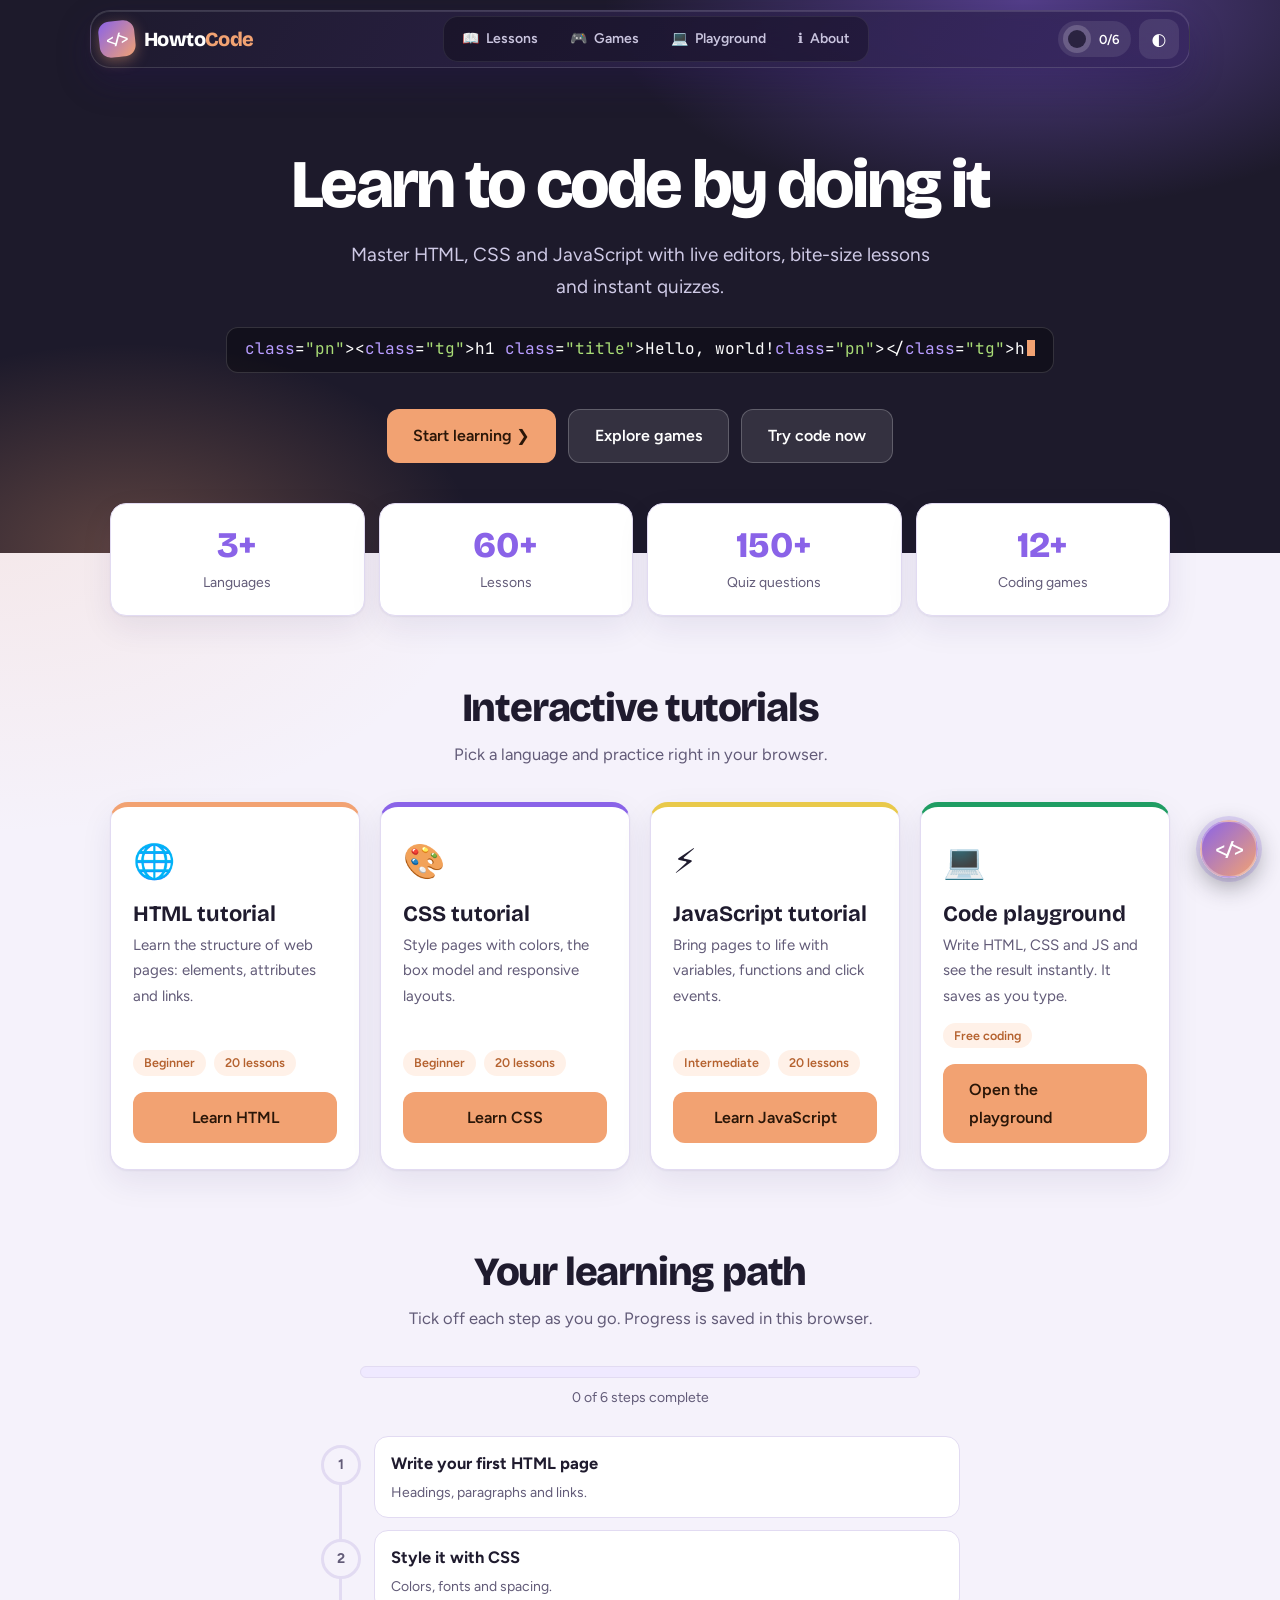
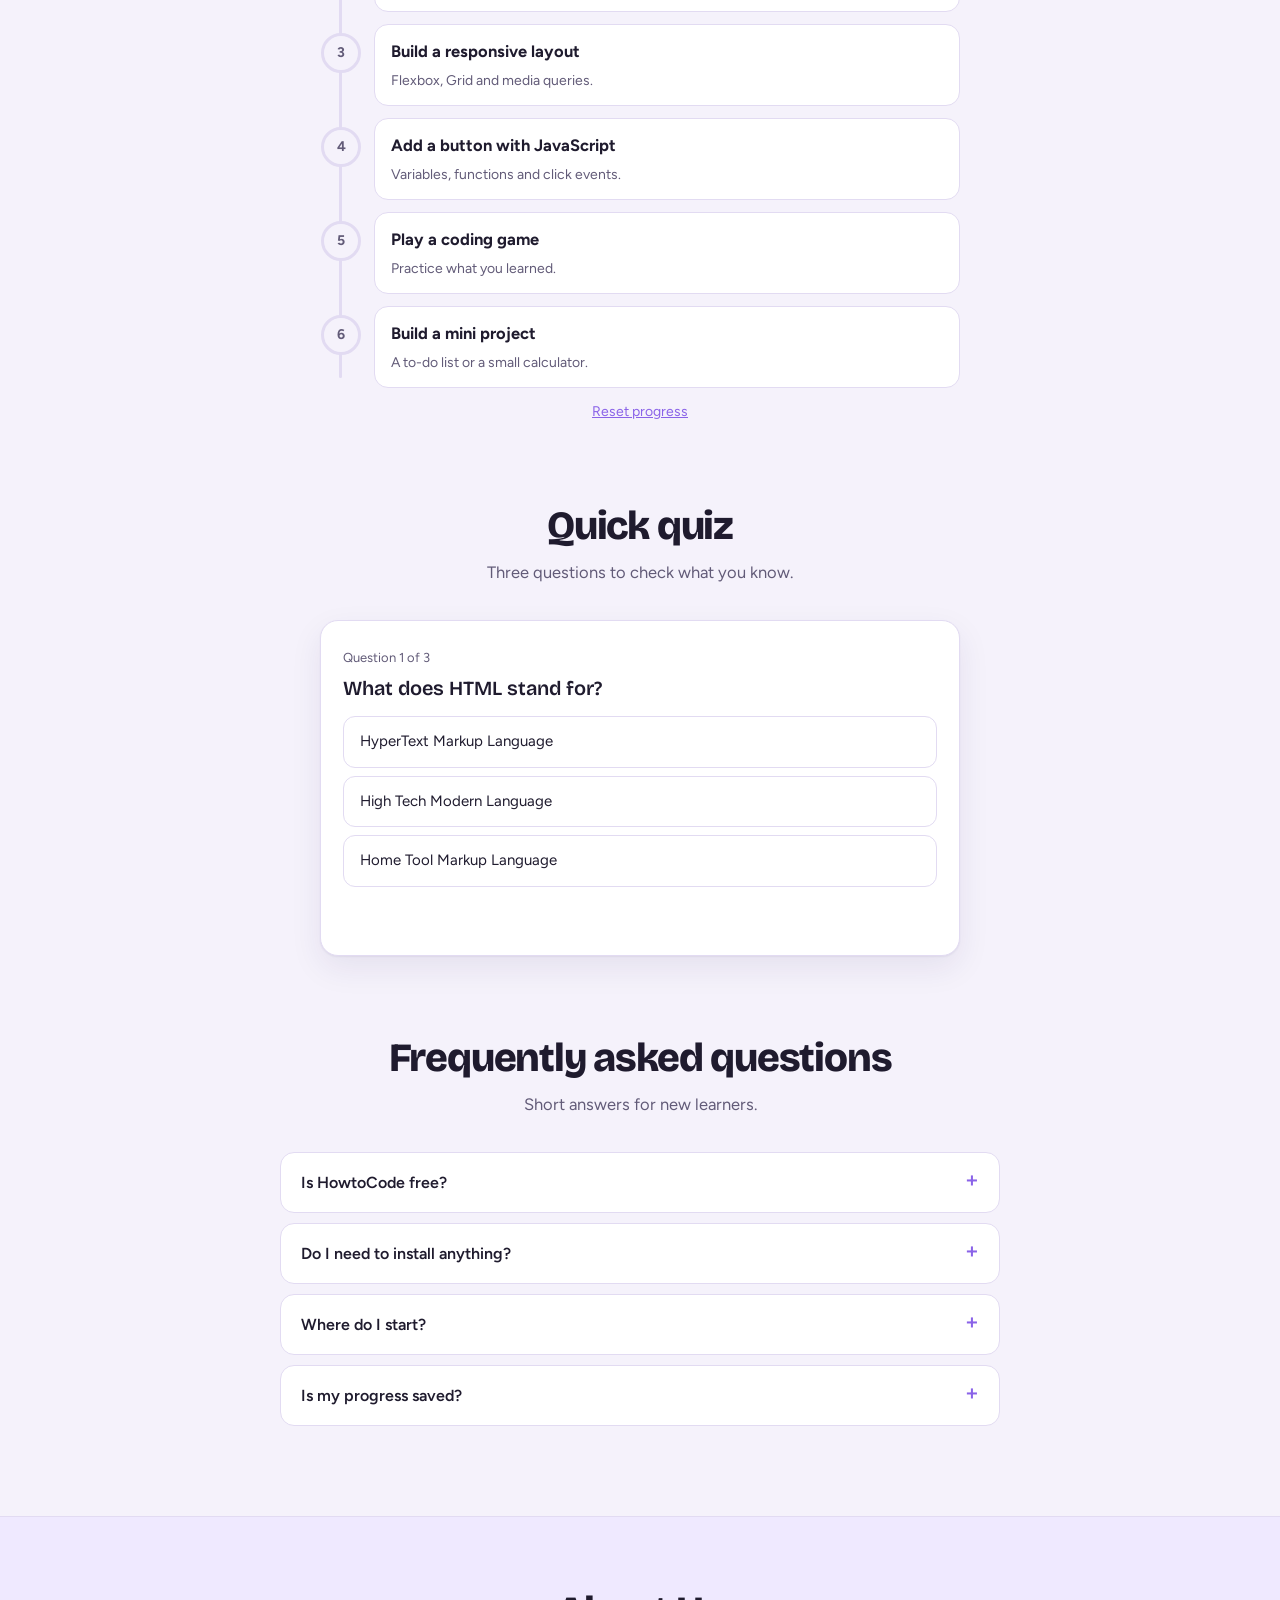
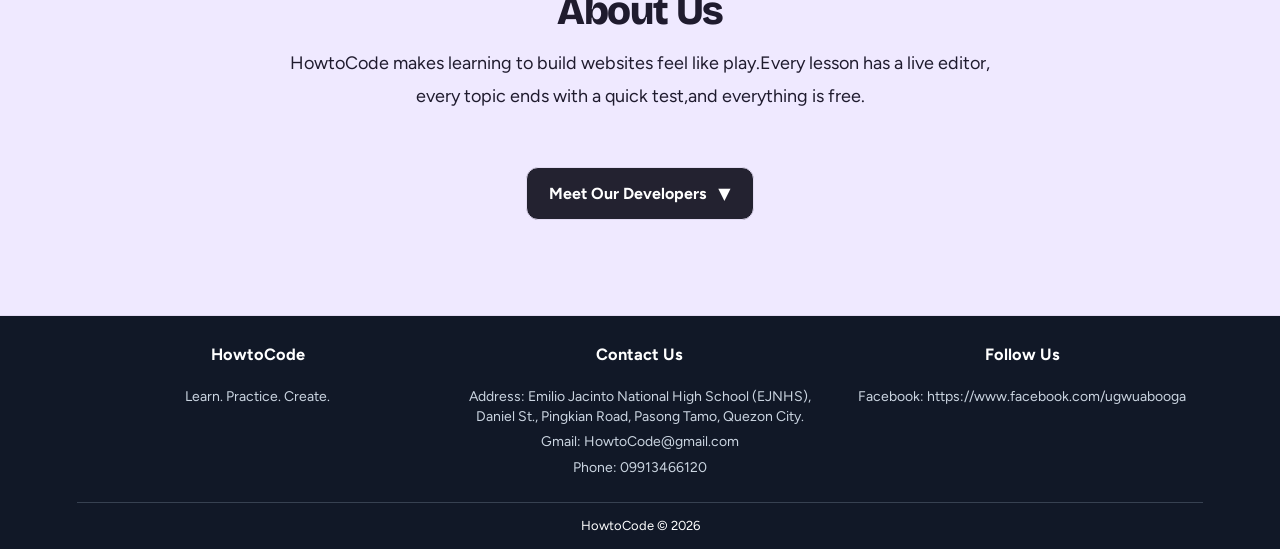
<file: index.html>
<!DOCTYPE html>
<html lang="en">
<head>
<meta charset="UTF-8">
<meta name="viewport" content="width=device-width, initial-scale=1, viewport-fit=cover">
<title>HowtoCode: Learn HTML, CSS and JavaScript</title>
<link rel="preconnect" href="https://fonts.googleapis.com">
<link rel="preconnect" href="https://fonts.gstatic.com" crossorigin>
<link href="https://fonts.googleapis.com/css2?family=Bricolage+Grotesque:wght@600;800&family=Figtree:wght@400;500;600&family=JetBrains+Mono:wght@400;600;700&display=swap" rel="stylesheet">
<style>
:root{--bg:#f5f2fb;--panel:#fff;--line:#e2dbf2;--ink:#1f1b2e;--soft:#625b78;--accent:#8a63e8;--at:#efe9ff;--peach:#f2a272;--pt:#fff1e8;--pd:#b5622f;--ok:#1f9d63;--bad:#d6414f;--code:#17141f;--cl:#2c2640;--ct:#e8e3fa;--bar:#232230;--sh:0 1px 2px rgba(40,20,90,.06),0 12px 32px rgba(40,20,90,.08);
--display:"Bricolage Grotesque","Trebuchet MS",system-ui,sans-serif;--sans:"Figtree","Segoe UI",system-ui,sans-serif;--mono:"JetBrains Mono",Consolas,Menlo,monospace;
box-sizing:border-box;padding-top:env(safe-area-inset-top,0px);padding-bottom:env(safe-area-inset-bottom,0px);color-scheme:light}
@media(prefers-color-scheme:dark){:root:not([data-theme="light"]){--bg:#13101c;--panel:#1c1829;--line:#342c4c;--ink:#efeaff;--soft:#a69fc0;--accent:#a98bff;--at:#2a2145;--pt:#33241f;--pd:#ffb88f;--ok:#4fd699;--bad:#ff7b86;--code:#0f0c17;--sh:0 12px 32px rgba(0,0,0,.4);color-scheme:dark}}
:root[data-theme="dark"]{--bg:#13101c;--panel:#1c1829;--line:#342c4c;--ink:#efeaff;--soft:#a69fc0;--accent:#a98bff;--at:#2a2145;--pt:#33241f;--pd:#ffb88f;--ok:#4fd699;--bad:#ff7b86;--code:#0f0c17;--sh:0 12px 32px rgba(0,0,0,.4);color-scheme:dark}
html{scroll-behavior:smooth;scroll-padding-top:90px}
*{box-sizing:border-box;margin:0;padding:0;-webkit-tap-highlight-color:transparent}
body{background:radial-gradient(900px 420px at 88% 20%,rgba(138,99,232,.14),transparent 70%),radial-gradient(700px 420px at 0 60%,rgba(242,162,114,.12),transparent 70%),var(--bg);background-attachment:fixed;color:var(--ink);font:400 16.5px/1.7 var(--sans);overflow-x:hidden}
body::before{content:"";position:fixed;inset:0 0 auto;height:env(safe-area-inset-top,0px);background:var(--bar);z-index:1300}
button{font:inherit;color:inherit;cursor:pointer}
a{color:inherit}
:focus-visible{outline:3px solid var(--peach);outline-offset:2px}
header{position:fixed;top:env(safe-area-inset-top,0px);left:0;right:0;z-index:1200;padding:10px 14px;pointer-events:none}
.nb{pointer-events:auto;max-width:1100px;margin:0 auto;height:58px;display:flex;align-items:center;justify-content:space-between;gap:10px;padding:0 10px 0 8px;border-radius:20px;background:linear-gradient(120deg,rgba(30,27,46,.93),rgba(56,40,96,.93));-webkit-backdrop-filter:blur(18px) saturate(160%);backdrop-filter:blur(18px) saturate(160%);border:1px solid rgba(255,255,255,.14);box-shadow:0 14px 34px rgba(40,20,90,.3),inset 0 1px 0 rgba(255,255,255,.12)}
.r{display:flex;align-items:center;gap:8px}
.ib{width:40px;height:40px;border-radius:12px;border:0;background:rgba(255,255,255,.09);color:#fff;display:grid;place-items:center;font-size:17px;transition:background .2s}
.ib:hover{background:rgba(255,255,255,.18)}
.logo{display:flex;align-items:center;gap:9px;text-decoration:none;color:#fff}
.lb{width:36px;height:36px;border-radius:11px;display:grid;place-items:center;background:linear-gradient(135deg,var(--accent),var(--peach));font:700 14px var(--mono);box-shadow:0 4px 14px rgba(242,162,114,.4);transform:rotate(-6deg);transition:transform .25s}
.logo:hover .lb{transform:rotate(4deg) scale(1.06)}
.wm{font:800 20px var(--display);letter-spacing:-.03em}.wm i{font-style:normal;color:var(--peach)}
.tabs{display:flex;gap:4px;padding:4px;border-radius:15px;background:rgba(0,0,0,.28);border:1px solid rgba(255,255,255,.08)}
.tabs a{display:flex;align-items:center;gap:7px;padding:0 14px;height:36px;border-radius:11px;font-weight:600;font-size:14px;color:#c9c4de;text-decoration:none;transition:background .2s}
.tabs a:hover{color:#fff;background:rgba(255,255,255,.1)}
.tabs a.on{color:#fff;background:linear-gradient(135deg,var(--accent),#b08cff);box-shadow:0 4px 14px rgba(138,99,232,.5)}
.chip{--p:0;display:flex;align-items:center;gap:8px;padding:4px 12px 4px 5px;border-radius:99px;background:rgba(255,255,255,.09);color:#fff;font:600 13px var(--sans)}
.chip i{width:28px;height:28px;border-radius:50%;background:conic-gradient(var(--peach) calc(var(--p)*1%),rgba(255,255,255,.18) 0);display:grid;place-items:center}
.chip i::after{content:"";width:18px;height:18px;border-radius:50%;background:#2a2340}
#pg{position:fixed;left:0;top:calc(78px + env(safe-area-inset-top,0px));height:3px;width:0;background:linear-gradient(90deg,var(--accent),var(--peach));z-index:1201;border-radius:0 3px 3px 0}
.hero{background:radial-gradient(600px 300px at 80% 0,rgba(138,99,232,.5),transparent 70%),radial-gradient(500px 300px at 10% 100%,rgba(242,162,114,.3),transparent 70%),#1d1a2b;color:#fff;padding:150px 20px 90px;text-align:center}
.hero h1{font:800 clamp(36px,7vw,68px)/1.04 var(--display);letter-spacing:-.04em;margin-bottom:18px}
.hero p{font-size:clamp(16px,3vw,19px);color:#cfcae6;max-width:600px;margin:0 auto 24px}
.typed{font:400 clamp(13px,3vw,16px) var(--mono);background:rgba(0,0,0,.35);border:1px solid rgba(255,255,255,.14);display:inline-block;padding:10px 18px;border-radius:12px;margin-bottom:28px;min-height:46px;max-width:100%;overflow:hidden;white-space:nowrap}
.typed .cur{display:inline-block;width:8px;height:1em;background:var(--peach);vertical-align:-2px;margin-left:2px;animation:bl 1s steps(1) infinite}
@keyframes bl{50%{opacity:0}}
.tg{color:#f2a272}.pn{color:#8e85b0}.at{color:#b79cff}.sr{color:#a9dc76}
.hb{display:flex;gap:12px;justify-content:center;flex-wrap:wrap}
.btn{border:0;border-radius:12px;padding:12px 26px;font-weight:600;font-size:16px;background:var(--peach);color:#2a1608;min-height:46px;display:inline-flex;align-items:center;justify-content:center;gap:8px;text-decoration:none;transition:transform .15s,filter .2s}
.btn:hover{filter:brightness(1.07);transform:translateY(-2px)}
.btn.g{background:rgba(255,255,255,.1);color:#fff;border:1px solid rgba(255,255,255,.22)}
.sec{max-width:1100px;margin:0 auto;padding:70px 20px 10px}
.sec h2{font:800 clamp(28px,5vw,40px)/1.1 var(--display);letter-spacing:-.03em;text-align:center;margin-bottom:10px}
.sub{color:var(--soft);text-align:center;max-width:56ch;margin:0 auto 34px}
.stats{display:grid;grid-template-columns:repeat(auto-fit,minmax(150px,1fr));gap:14px;margin-top:-50px;position:relative;z-index:2;max-width:1100px;margin-inline:auto;padding:0 20px}
.stat{background:var(--panel);border:1px solid var(--line);border-radius:16px;padding:20px 12px;text-align:center;box-shadow:var(--sh)}
.stat b{display:block;font:800 36px/1.2 var(--display);color:var(--accent)}.stat span{font-size:14px;color:var(--soft)}
.grid{display:grid;grid-template-columns:repeat(auto-fit,minmax(240px,1fr));gap:20px}
.card{background:var(--panel);border:1px solid var(--line);border-radius:18px;padding:26px 22px;box-shadow:var(--sh);border-top:5px solid var(--c,var(--accent));display:flex;flex-direction:column;transition:transform .2s}
.card:hover{transform:translateY(-5px)}
.ic{font-size:34px;margin-bottom:10px}.card h3{font:700 22px var(--display);margin-bottom:6px}.card p{color:var(--soft);font-size:15px;margin-bottom:14px;flex:1}
.meta{display:flex;gap:8px;flex-wrap:wrap;margin-bottom:16px}.tag{font-size:12.5px;font-weight:600;background:var(--pt);color:var(--pd);border-radius:99px;padding:2px 11px}
.card .btn{width:100%;border:0}
.tl{position:relative;max-width:640px;margin:0 auto;padding-left:54px;list-style:none}
.tl::before{content:"";position:absolute;left:19px;top:10px;bottom:10px;width:3px;border-radius:3px;background:var(--line)}
.tl li{position:relative;display:block;background:var(--panel);border:1px solid var(--line);border-radius:14px;padding:12px 16px;margin-bottom:12px;cursor:pointer;transition:border-color .2s,background .2s}
.tl li:hover{border-color:var(--accent)}
.tl .nd{position:absolute;left:-54px;top:8px;width:40px;height:40px;border-radius:50%;display:grid;place-items:center;background:var(--bg);border:3px solid var(--line);font-weight:700;color:var(--soft);transition:all .25s}
.tl li.d{background:var(--at)}.tl li.d .nd{background:var(--ok);border-color:var(--ok);color:#fff}
.tl li.d b{text-decoration:line-through;color:var(--soft)}
.tl b{display:block}.tl span{font-size:14px;color:var(--soft)}
.bar{height:12px;background:var(--at);border-radius:99px;overflow:hidden;max-width:560px;margin:0 auto 8px;border:1px solid var(--line)}
.bar i{display:block;height:100%;width:0;background:linear-gradient(90deg,var(--accent),var(--peach));transition:width .4s}
.bl{text-align:center;font-size:14px;color:var(--soft);margin-bottom:26px}
.rs{display:block;margin:10px auto 0;background:none;border:0;color:var(--accent);text-decoration:underline;font-size:14px}
.quiz{max-width:640px;margin:0 auto;background:var(--panel);border:1px solid var(--line);border-radius:18px;padding:26px 22px;box-shadow:var(--sh)}
.qc{font-size:13px;color:var(--soft);margin-bottom:6px}.qt{font:600 20px/1.35 var(--display);margin-bottom:14px}
.opt{display:block;width:100%;text-align:left;background:var(--panel);border:1px solid var(--line);border-radius:12px;padding:12px 16px;margin-bottom:8px;font-size:15px;transition:background .2s,border-color .2s}
.opt:hover:not(:disabled){border-color:var(--accent);background:var(--at)}
.opt.right{background:rgba(31,157,99,.14);border-color:var(--ok)}.opt.wrong{background:rgba(214,65,79,.12);border-color:var(--bad)}
.why{font-size:14px;color:var(--soft);margin:6px 0 12px;min-height:22px}
.qe{text-align:center}.qe h3{font:800 28px var(--display);margin-bottom:8px}
.faq{max-width:720px;margin:0 auto}
.fi{border:1px solid var(--line);border-radius:14px;background:var(--panel);margin-bottom:10px;overflow:hidden}
.fq{width:100%;text-align:left;background:none;border:0;font-weight:600;font-size:16px;padding:16px 20px;display:flex;justify-content:space-between;gap:12px}
.fq::after{content:"+";color:var(--accent);font-size:22px;line-height:1;transition:transform .2s}
.fi.open .fq::after{transform:rotate(45deg)}
.fa{max-height:0;overflow:hidden;transition:max-height .3s;padding:0 20px;color:var(--soft);font-size:15px}
.fi.open .fa{padding-bottom:16px}
.about{margin-top:70px;padding:80px 20px;text-align:center;background:var(--at);border-block:1px solid var(--line)}
.about p{max-width:660px;margin:0 auto;font-size:18px}
footer{background:var(--bar);color:#9c95b8;text-align:center;padding:30px 20px;font-size:14px}footer span{color:var(--peach)}
.fab{position:fixed;right:22px;bottom:calc(22px + env(safe-area-inset-bottom,0px));width:58px;height:58px;border-radius:50%;border:2px solid rgba(255,255,255,.3);background:linear-gradient(135deg,var(--accent),var(--peach));color:#fff;font:700 18px var(--mono);text-decoration:none;display:grid;place-items:center;box-shadow:0 8px 24px rgba(35,34,48,.4),0 0 0 4px rgba(138,99,232,.2);z-index:1000;transition:transform .2s}
.fab:hover{transform:translateY(-3px) scale(1.05)}
#up{position:fixed;right:30px;bottom:calc(92px + env(safe-area-inset-bottom,0px));width:42px;height:42px;border-radius:50%;border:1px solid var(--line);background:var(--panel);box-shadow:var(--sh);opacity:0;pointer-events:none;transition:opacity .25s;z-index:1000}
#up.show{opacity:1;pointer-events:auto}
.about {text-align: center;padding: 70px 20px;}.about p {max-width: 700px;margin: 0 auto 30px;line-height: 1.8;}
.about h3 {margin: 35px 0 20px;}
.team-members {display: none;width: 100%;overflow: hidden;margin-top: 25px;}
.team-members.show {display: block;}
.team-track {display: flex;align-items: center;width: max-content;gap: 55px;animation: developerTrain 20s linear infinite;}
.team-track span {white-space: nowrap;font-size: 18px;font-weight: 700;color: var(--peach);}
@keyframes developerTrain {from {transform: translateX(0);}to {transform: translateX(-50%);}}
.developers-toggle {margin: 25px 0;padding: 12px 22px;border: 1px solid var(--line); border-radius: 12px;background: var(--bar);color: white;font-size: 16px;font-weight: 700;cursor: pointer;transition: background 0.3s;}
.developers-toggle:hover {background: var(--at);}
#developersArrow {display: inline-block;margin-left: 8px;transition: transform 0.2s;}
#developersArrow.rotated {transform: rotate(180deg);}
.site-footer {padding: 25px 6% 12px;background: #111827;color: white;}
.footer-content {display: grid;grid-template-columns: repeat(3, 1fr);align-items: start;justify-items: center;text-align: center;gap: 20px;}
.footer-content > div { width: 100%;}
.footer-content h3 {margin: 0 0 18px;}
.footer-content p {margin: 6px 0;color: #cbd5e1;line-height: 1.4;font-size: 14px;}
@media (max-width: 600px) {.footer-content {grid-template-columns: 1fr;gap: 25px;}}
.footer-bottom {text-align: center;border-top: 1px solid #374151;margin-top: 18px;padding-top: 12px; font-size: 13px;}
.footer-bottom span {color: #ef4444;}
.rating-overlay {display: none;position: fixed;inset: 0;z-index: 9999;background: rgba(10, 8, 25, 0.78);backdrop-filter: blur(5px);justify-content: center;align-items: center;padding: 20px;}
.rating-popup {position: relative;width: 100%;max-width: 450px;padding: 35px 25px;text-align: center;border-radius: 22px;background: var(--bar);color: white;border: 1px solid var(--line);box-shadow: 0 20px 60px rgba(0, 0, 0, 0.4);animation: ratingAppear 0.3s ease;}
.rating-popup h2 {margin-bottom: 12px;}
.rating-popup p {margin: 12px 0;color: #cbd5e1;}
.rating-close {position: absolute;top: 12px;right: 16px;border: none;background: transparent;color: white;font-size: 28px;cursor: pointer;}
.star-rating {display: flex;justify-content: center;gap: 8px;margin: 22px 0;}
.star-rating button {border: none;background: transparent;color: #777;font-size: 38px;cursor: pointer;transition: 0.2s;}
.star-rating button.active {color: #ffc857;}
.star-rating button:hover {transform: scale(1.2);}
@keyframes ratingAppear {from {opacity: 0;transform: translateY(15px) scale(0.95);}to {opacity: 1;transform: translateY(0) scale(1);}}
@media (max-width: 480px) {
.rating-popup {padding: 30px 18px;}
.star-rating button {font-size: 32px;}}
@media(max-width:820px){header{padding:8px}.nb{height:54px}.chip{display:none}.tabs a{padding:0 10px;font-size:13px}.tabs b{display:none}#pg{top:calc(70px + env(safe-area-inset-top,0px))}.hero{padding-top:130px}.fab{width:52px;height:52px;right:16px}#up{right:22px;bottom:calc(84px + env(safe-area-inset-bottom,0px))}.tl{padding-left:46px}.tl .nd{left:-46px;width:34px;height:34px}.tl::before{left:15px}}
@media(max-width:520px){.wm{display:none}}
@media(prefers-reduced-motion:reduce){html{scroll-behavior:auto}*{transition:none!important}.typed .cur{animation:none}}
</style>
</head>
<body>
<header><div class="nb">
<a class="logo" href="index.html"><span class="lb">&lt;/&gt;</span><span class="wm">Howto<i>Code</i></span></a>
<nav class="tabs" aria-label="Main"><a href="tutorials.html"><b>&#128214;</b>Lessons</a><a href="games.html"><b>&#127918;</b>Games</a><a href="playground.html" target="_blank" rel="noopener"><b>&#128187;</b>Playground</a><a href="#about"><b>&#8505;&#65039;</b>About</a></nav>
<div class="r"><div class="chip" id="ch" title="Learning path progress"><i></i><span id="chn">0/6</span></div><button class="ib" id="th" aria-label="Switch theme">&#9680;</button></div>
</div></header>
<div id="pg"></div>
<section class="hero" id="top">
<h1>Learn to code by doing it</h1>
<p>Master HTML, CSS and JavaScript with live editors, bite-size lessons and instant quizzes.</p>
<div class="typed" aria-live="off"><span id="ty"></span><span class="cur"></span></div>
<div class="hb"><a class="btn" href="tutorials.html">Start learning &#10095;</a><a class="btn g" href="games.html">Explore games</a><a class="btn g" href="playground.html" target="_blank" rel="noopener">Try code now</a></div>
</section>
<div class="stats">
<div class="stat"><b data-n="3">0</b><span>Languages</span></div><div class="stat"><b data-n="60">0</b><span>Lessons</span></div><div class="stat"><b data-n="150">0</b><span>Quiz questions</span></div><div class="stat"><b data-n="12">0</b><span>Coding games</span></div>
</div>
<section class="sec" id="lessons"><h2>Interactive tutorials</h2><p class="sub">Pick a language and practice right in your browser.</p>
<div class="grid">
<div class="card" style="--c:#f2a272"><div class="ic">&#127760;</div><h3>HTML tutorial</h3><p>Learn the structure of web pages: elements, attributes and links.</p><div class="meta"><span class="tag">Beginner</span><span class="tag">20 lessons</span></div><a class="btn" href="tutorials.html">Learn HTML</a></div>
<div class="card" style="--c:#8a63e8"><div class="ic">&#127912;</div><h3>CSS tutorial</h3><p>Style pages with colors, the box model and responsive layouts.</p><div class="meta"><span class="tag">Beginner</span><span class="tag">20 lessons</span></div><a class="btn" href="tutorials.html">Learn CSS</a></div>
<div class="card" style="--c:#e9c94a"><div class="ic">&#9889;</div><h3>JavaScript tutorial</h3><p>Bring pages to life with variables, functions and click events.</p><div class="meta"><span class="tag">Intermediate</span><span class="tag">20 lessons</span></div><a class="btn" href="tutorials.html">Learn JavaScript</a></div>
<div class="card" style="--c:#1f9d63"><div class="ic">&#128187;</div><h3>Code playground</h3><p>Write HTML, CSS and JS and see the result instantly. It saves as you type.</p><div class="meta"><span class="tag">Free coding</span></div><a class="btn" href="playground.html" target="_blank" rel="noopener">Open the playground</a></div>
</div></section>
<section class="sec" id="path"><h2>Your learning path</h2><p class="sub">Tick off each step as you go. Progress is saved in this browser.</p>
<div class="bar"><i id="bf"></i></div><p class="bl" id="bl"></p>
<ul class="tl" id="tl"></ul><button type="button" class="rs" id="rs">Reset progress</button></section>
<section class="sec" id="quiz"><h2>Quick quiz</h2><p class="sub">Three questions to check what you know.</p><div class="quiz" id="qb"></div></section>
<section class="sec" id="faq"><h2>Frequently asked questions</h2><p class="sub">Short answers for new learners.</p><div class="faq" id="fq"></div></section>
<section class="about" id="about"><h2 style="font:800 clamp(28px,5vw,40px) var(--display);letter-spacing:-.03em;margin-bottom:12px">About Us</h2>
<p>HowtoCode makes learning to build websites feel like play.Every lesson has a live editor, every topic ends with a quick test,and everything is free.</p>
<button class="developers-toggle" id="developersToggle" type="button">Meet Our Developers <span id="developersArrow">▼</span></button>
<div class="team-members" id="teamMembers"><div class="team-track"><span>•Cornelio Sebastian Lozano•</span><span>•Euneko Nathan Tibudan•</span><span>•Anne Bayadas•</span>
<span>•Cornelio Sebastian Lozano•</span><span>•Euneko Nathan Tibudan•</span><span>•Anne Bayadas•</span></div></div>
</section><div class="rating-overlay" id="ratingOverlay"><div class="rating-popup" role="dialog" aria-modal="true" aria-labelledby="ratingTitle">
<button class="rating-close" id="closeRating" type="button" aria-label="Close rating popup">&times;</button>
<h2 id="ratingTitle">Rate HowtoCode</h2><p>How was your learning experience?</p><div class="star-rating">
<button type="button" data-rating="1" aria-label="1 star">★</button><button type="button" data-rating="2" aria-label="2 stars">★</button>
<button type="button" data-rating="3" aria-label="3 stars">★</button><button type="button" data-rating="4" aria-label="4 stars">★</button><button type="button" data-rating="5" aria-label="5 stars">★</button></div>
<p id="rating-message">Select your rating from 1 to 5 stars.</p></div></div>   
<footer class="site-footer">
<div class="footer-content">
<div><h3>HowtoCode</h3><p>Learn. Practice. Create.</p></div>
<div><h3>Contact Us</h3><p>Address: Emilio Jacinto National High School (EJNHS), Daniel St., Pingkian Road, Pasong Tamo, Quezon City.</p>
<p>Gmail: HowtoCode@gmail.com</p><p>Phone: 09913466120</p></div>
<div><h3>Follow Us</h3><p>Facebook: https://www.facebook.com/ugwuabooga</p></div></div>
<div class="footer-bottom"><p>HowtoCode &copy; 2026</p></div></footer>
<button type="button" id="up" aria-label="Back to top">&#8593;</button>
<a class="fab" href="playground.html" target="_blank" rel="noopener" title="Open code playground" aria-label="Open code playground">&lt;/&gt;</a>
<script>
const $=s=>document.querySelector(s),PP="htc-path";
const store=(k,v)=>{try{localStorage.setItem(k,v)}catch(e){}};
const load=k=>{try{return localStorage.getItem(k)}catch(e){return null}};
const lines=['<h1 class="title">Hello, world!</h1>','<p style="color:tomato">Style me</p>','<a href="https://example.com">Click here</a>'];
const hl=s=>s.replace(/&/g,"&amp;").replace(/</g,"&lt;").replace(/(&lt;\/?)([a-z0-9]+)/g,'<span class="pn">$1</span><span class="tg">$2</span>').replace(/([\w-]+)=("[^"]*")/g,'<span class="at">$1</span>=<span class="sr">$2</span>');
if(matchMedia("(prefers-reduced-motion:reduce)").matches)$("#ty").innerHTML=hl(lines[0]);
else{let li=0,ci=0,del=0;(function t(){const s=lines[li];ci+=del?-1:1;$("#ty").innerHTML=hl(s.slice(0,ci));let w=del?25:55;
if(!del&&ci===s.length){del=1;w=1500}else if(del&&ci===0){del=0;li=(li+1)%lines.length;w=400}setTimeout(t,w)})()}
const io=new IntersectionObserver(es=>es.forEach(e=>{if(!e.isIntersecting)return;io.unobserve(e.target);const el=e.target,n=+el.dataset.n,t0=performance.now();
(function f(t){const p=Math.min((t-t0)/1100,1);el.textContent=Math.round(n*(1-Math.pow(1-p,3)))+(p>=1?"+":"");if(p<1)requestAnimationFrame(f)})(t0)}),{threshold:.6});
document.querySelectorAll("[data-n]").forEach(e=>io.observe(e));
addEventListener("scroll",()=>{const h=document.documentElement,p=scrollY/(h.scrollHeight-innerHeight||1);$("#pg").style.width=p*100+"%";$("#up").classList.toggle("show",scrollY>500)},{passive:true});
$("#up").onclick=()=>scrollTo({top:0,behavior:"smooth"});
const S=[["Write your first HTML page","Headings, paragraphs and links."],["Style it with CSS","Colors, fonts and spacing."],["Build a responsive layout","Flexbox, Grid and media queries."],["Add a button with JavaScript","Variables, functions and click events."],["Play a coding game","Practice what you learned."],["Build a mini project","A to-do list or a small calculator."]];
let dn=[];try{dn=JSON.parse(load(PP)||"[]")}catch(e){}
function path(){$("#tl").innerHTML=S.map((s,i)=>`<li data-i="${i}" class="${dn[i]?"d":""}"><span class="nd">${dn[i]?"&#10003;":i+1}</span><b>${s[0]}</b><span>${s[1]}</span></li>`).join("");
const n=dn.filter(Boolean).length;$("#bf").style.width=n/S.length*100+"%";$("#bl").textContent=n+" of "+S.length+" steps complete";
$("#ch").style.setProperty("--p",n/S.length*100);$("#chn").textContent=n+"/"+S.length}
$("#tl").onclick=e=>{const li=e.target.closest("li");if(!li)return;dn[+li.dataset.i]=!dn[+li.dataset.i];store(PP,JSON.stringify(dn));path()};
$("#rs").onclick=()=>{dn=[];store(PP,"[]");path()};path();
const Q=[["What does HTML stand for?",["HyperText Markup Language","High Tech Modern Language","Home Tool Markup Language"],0,"HTML is the markup language that structures web pages."],["Which language styles a web page?",["HTML","CSS","SQL"],1,"CSS controls colors, fonts and layout."],["Which tag creates a link?",["<link>","<a>","<href>"],1,"The <a> tag makes a link, and href holds its address."]];
let qi=0,sc=0;
function quiz(){const b=$("#qb");
if(qi>=Q.length){b.innerHTML=`<div class="qe"><h3>You scored ${sc}/${Q.length}</h3><p>${sc==Q.length?"Perfect! Time to build something.":"Nice try. Review the lessons and go again."}</p><button type="button" class="btn" id="qr" style="color:#2a1608;margin-top:10px">Try again</button></div>`;$("#qr").onclick=()=>{qi=0;sc=0;quiz()};return}
const q=Q[qi];b.innerHTML=`<div class="qc">Question ${qi+1} of ${Q.length}</div><div class="qt">${q[0].replace(/</g,"&lt;")}</div>${q[1].map((o,i)=>`<button type="button" class="opt" data-i="${i}">${o.replace(/</g,"&lt;")}</button>`).join("")}<div class="why" id="wy" role="status"></div><button type="button" class="btn" id="qn" style="display:none;color:#2a1608">${qi<Q.length-1?"Next question":"See score"}</button>`;
b.querySelectorAll(".opt").forEach(o=>o.onclick=()=>{const k=+o.dataset.i;b.querySelectorAll(".opt").forEach((x,i)=>{x.disabled=true;if(i===q[2])x.classList.add("right")});if(k===q[2])sc++;else o.classList.add("wrong");$("#wy").textContent=q[3];$("#qn").style.display="inline-flex"});
$("#qn").onclick=()=>{qi++;quiz()}}
quiz();
const F=[["Is HowtoCode free?","Yes. Every lesson, quiz and game is free to use."],["Do I need to install anything?","No. Everything runs in your browser, including the code playground."],["Where do I start?","Begin with the HTML tutorial, then move on to CSS and JavaScript."],["Is my progress saved?","Yes. Your path and playground code are saved in this browser."]];
$("#fq").innerHTML=F.map(f=>`<div class="fi"><button type="button" class="fq" aria-expanded="false">${f[0]}</button><div class="fa"><p>${f[1]}</p></div></div>`).join("");
$("#fq").onclick=e=>{const q=e.target.closest(".fq");if(!q)return;const it=q.parentNode,o=it.classList.toggle("open"),a=it.querySelector(".fa");q.setAttribute("aria-expanded",o);a.style.maxHeight=o?a.scrollHeight+"px":0};
$("#th").onclick=()=>{const r=document.documentElement;r.dataset.theme=getComputedStyle(r).colorScheme==="dark"?"light":"dark"};
const ratingOverlay = document.getElementById("ratingOverlay");
const closeRating = document.getElementById("closeRating");
const ratingMessage = document.getElementById("rating-message");
const ratingStars = document.querySelectorAll(".star-rating button");
let ratingTimer;let selectedRating = 0;let hasRated = false;function showRatingPopup() {
if (hasRated) return;ratingOverlay.style.display = "flex";}function startRatingTimer() {
if (hasRated) return;clearTimeout(ratingTimer);ratingTimer = setTimeout(() => {showRatingPopup();}, 3 * 60 * 1000);}
function hideRatingPopup() {ratingOverlay.style.display = "none";startRatingTimer();}startRatingTimer();closeRating.addEventListener("click", hideRatingPopup);
ratingStars.forEach((star) => {star.addEventListener("click", () => {selectedRating = Number(star.dataset.rating);hasRated = true;
ratingStars.forEach((item) => {const value = Number(item.dataset.rating);item.classList.toggle("active", value <= selectedRating);});
ratingMessage.textContent =`Thank you for rating HowtoCode ${selectedRating}/5 stars!`;clearTimeout(ratingTimer);setTimeout(() => {
ratingOverlay.style.display = "none";}, 2000);});});
const developersToggle = document.getElementById("developersToggle");
const teamMembers = document.getElementById("teamMembers");
const developersArrow = document.getElementById("developersArrow");
developersToggle.addEventListener("click", () => {teamMembers.classList.toggle("show");developersArrow.classList.toggle("rotated");});     
</script>
</body>
</html>
</file>
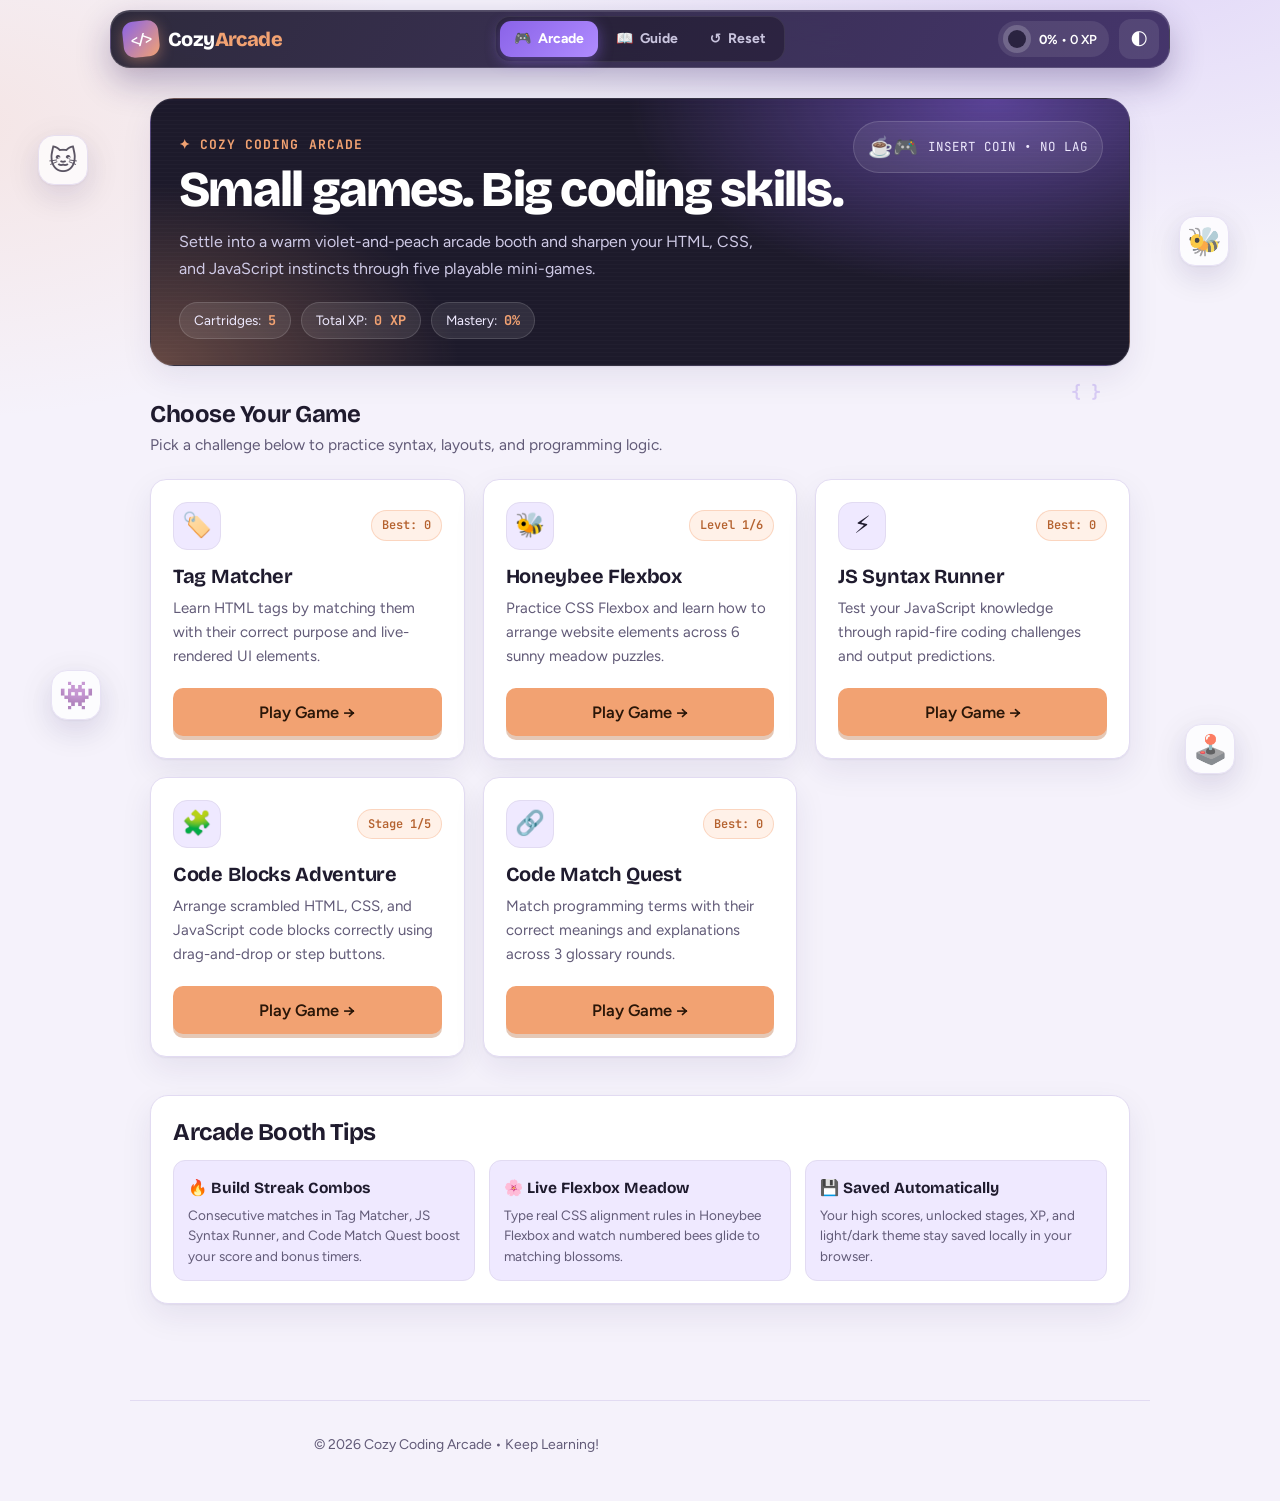
<file: games.html>
<!DOCTYPE html>
<html lang="en">
<head>
  <meta charset="UTF-8" />
  <meta name="viewport" content="width=device-width, initial-scale=1.0, maximum-scale=5.0" />
  <title>Cozy Coding Arcade</title>
  <link rel="preconnect" href="https://fonts.googleapis.com" />
  <link rel="preconnect" href="https://fonts.gstatic.com" crossorigin />
  <link href="https://fonts.googleapis.com/css2?family=Bricolage+Grotesque:wght@600;700;800&family=Figtree:wght@400;500;600;700&family=JetBrains+Mono:wght@400;500;600;700&display=swap" rel="stylesheet" />
  <style>
    :root {
      --bg: #f5f2fb;
      --panel: #fff;
      --line: #e2dbf2;
      --ink: #1f1b2e;
      --soft: #625b78;
      --accent: #8a63e8;
      --at: #efe9ff;
      --peach: #f2a272;
      --pt: #fff1e8;
      --pd: #b5622f;
      --ok: #1f9d63;
      --bad: #d6414f;
      --code: #17141f;
      --cl: #2c2640;
      --ct: #e8e3fa;
      --bar: #232230;
      --sh: 0 1px 2px rgba(40, 20, 90, .06), 0 12px 32px rgba(40, 20, 90, .08);
      --display: "Bricolage Grotesque", "Trebuchet MS", system-ui, sans-serif;
      --sans: "Figtree", "Segoe UI", system-ui, sans-serif;
      --mono: "JetBrains Mono", Consolas, Menlo, monospace;
      box-sizing: border-box;
      padding-top: env(safe-area-inset-top, 0px);
      padding-bottom: env(safe-area-inset-bottom, 0px);
      color-scheme: light;
    }

    @media (prefers-color-scheme: dark) {
      :root:not([data-theme="light"]) {
        --bg: #13101c;
        --panel: #1c1829;
        --line: #342c4c;
        --ink: #efeaff;
        --soft: #a69fc0;
        --accent: #a98bff;
        --at: #2a2145;
        --pt: #33241f;
        --pd: #ffb88f;
        --ok: #4fd699;
        --bad: #ff7b86;
        --code: #0f0c17;
        --sh: 0 12px 32px rgba(0, 0, 0, .4);
        color-scheme: dark;
      }
    }

    :root[data-theme="dark"] {
      --bg: #13101c;
      --panel: #1c1829;
      --line: #342c4c;
      --ink: #efeaff;
      --soft: #a69fc0;
      --accent: #a98bff;
      --at: #2a2145;
      --pt: #33241f;
      --pd: #ffb88f;
      --ok: #4fd699;
      --bad: #ff7b86;
      --code: #0f0c17;
      --sh: 0 12px 32px rgba(0, 0, 0, .4);
      color-scheme: dark;
    }

    html {
      scroll-padding-top: env(safe-area-inset-top, 0px);
      scroll-behavior: smooth;
    }
    * { box-sizing: border-box; margin: 0; padding: 0; -webkit-tap-highlight-color: transparent; }

    body {
      background:
        radial-gradient(900px 420px at 88% -4%, rgba(138, 99, 232, .18), transparent 70%),
        radial-gradient(700px 420px at -4% 14%, rgba(242, 162, 114, .16), transparent 70%),
        var(--bg);
      background-attachment: fixed;
      color: var(--ink);
      font: 400 16.5px/1.7 var(--sans);
      overflow-x: hidden;
      min-height: 100dvh;
      position: relative;
    }
    body.ns { overflow: hidden; }
    body::before {
      content: "";
      position: fixed;
      inset: 0 0 auto;
      height: env(safe-area-inset-top, 0px);
      background: var(--bg);
      z-index: 1300;
    }

    button { font: inherit; color: inherit; cursor: pointer; }
    :focus-visible { outline: 3px solid var(--peach); outline-offset: 2px; }

    /* =========================================================
       AMBIENT FLOATING ARCADE CHARACTERS & SPARKLES
       Swap any sprite via [data-sprite-src="path/to/img.png"]
       ========================================================= */
    .ambient-stage {
      position: fixed;
      inset: 0;
      pointer-events: none;
      z-index: 1;
      overflow: hidden;
    }

    .float-sprite {
      position: absolute;
      display: grid;
      place-items: center;
      user-select: none;
      pointer-events: none;
      opacity: .72;
      filter: drop-shadow(0 8px 18px rgba(40, 20, 90, .14));
      will-change: transform;
    }

    .float-sprite img.custom-sprite-img {
      width: 100%;
      height: 100%;
      object-fit: contain;
      display: none;
      border-radius: 12px;
    }
    .float-sprite.has-custom-img img.custom-sprite-img { display: block; }
    .float-sprite.has-custom-img .sprite-fallback { display: none; }

    .sprite-badge {
      font-size: 28px;
      line-height: 1;
      width: 50px;
      height: 50px;
      border-radius: 16px;
      background: var(--panel);
      border: 1px solid var(--line);
      box-shadow: var(--sh);
      display: grid;
      place-items: center;
    }

    .sparkle-glyph {
      font-family: var(--mono);
      font-weight: 700;
      color: var(--accent);
      opacity: .26;
    }

    .sp-cat { top: 15%; left: 3%; animation: driftBob 7.2s ease-in-out infinite; }
    .sp-bee { top: 24%; right: 4%; animation: driftZig 8.5s ease-in-out infinite; }
    .sp-ghost { bottom: 20%; left: 4%; animation: driftBob 9s ease-in-out 1.2s infinite; }
    .sp-cartridge { bottom: 14%; right: 3.5%; animation: driftTilt 7.8s ease-in-out .6s infinite; }

    .sp-tok-1 { top: 18%; left: 18%; font-size: 15px; color: var(--peach); animation: floatUpSlow 14s linear infinite; }
    .sp-tok-2 { top: 42%; right: 14%; font-size: 17px; color: var(--accent); animation: floatUpSlow 17s linear 3s infinite; }
    .sp-tok-3 { top: 68%; left: 22%; font-size: 14px; color: var(--pd); animation: floatUpSlow 15s linear 6s infinite; }
    .sp-tok-4 { top: 55%; right: 22%; font-size: 16px; color: var(--accent); animation: floatUpSlow 19s linear 2s infinite; }

    @keyframes driftBob {
      0%, 100% { transform: translateY(0px) rotate(-3deg); }
      50% { transform: translateY(-14px) rotate(4deg); }
    }
    @keyframes driftZig {
      0%, 100% { transform: translate(0px, 0px) rotate(2deg); }
      50% { transform: translate(-12px, -10px) rotate(-5deg); }
    }
    @keyframes driftTilt {
      0%, 100% { transform: translateY(0px) rotate(4deg); }
      50% { transform: translateY(-11px) rotate(-4deg); }
    }
    @keyframes floatUpSlow {
      0% { transform: translateY(24px) rotate(0deg); opacity: 0; }
      20% { opacity: .28; }
      80% { opacity: .28; }
      100% { transform: translateY(-48px) rotate(12deg); opacity: 0; }
    }

    @media (max-width: 900px) {
      .float-sprite.edge-only { display: none; }
    }

    /* Sticky Glassmorphic Navigation Bar */
    header {
      position: sticky;
      top: env(safe-area-inset-top, 0px);
      z-index: 1200;
      padding: 10px 14px;
      pointer-events: none;
    }
    .nb {
      pointer-events: auto;
      max-width: 1060px;
      margin: 0 auto;
      height: 58px;
      display: flex;
      align-items: center;
      justify-content: space-between;
      gap: 10px;
      padding: 0 10px 0 8px;
      border-radius: 20px;
      background: linear-gradient(120deg, rgba(30, 27, 46, .93), rgba(56, 40, 96, .93));
      -webkit-backdrop-filter: blur(18px) saturate(160%);
      backdrop-filter: blur(18px) saturate(160%);
      border: 1px solid rgba(255, 255, 255, .14);
      box-shadow: 0 14px 34px rgba(40, 20, 90, .3), inset 0 1px 0 rgba(255, 255, 255, .12);
    }
    .l, .r { display: flex; align-items: center; gap: 10px; }

    .ib {
      width: 40px;
      height: 40px;
      border-radius: 12px;
      border: 0;
      background: rgba(255, 255, 255, .09);
      color: #fff;
      display: grid;
      place-items: center;
      font-size: 17px;
      transition: background .2s, transform .15s;
    }
    .ib:hover { background: rgba(255, 255, 255, .18); }
    .ib:active { transform: scale(.92); }

    .logo { display: flex; align-items: center; gap: 9px; text-decoration: none; color: #fff; padding-left: 4px; }
    .lb {
      width: 36px;
      height: 36px;
      border-radius: 11px;
      display: grid;
      place-items: center;
      background: linear-gradient(135deg, var(--accent), var(--peach));
      font: 700 13.5px var(--mono);
      color: #fff;
      box-shadow: 0 4px 14px rgba(242, 162, 114, .4);
      transform: rotate(-6deg);
      transition: transform .25s;
    }
    .logo:hover .lb { transform: rotate(4deg) scale(1.06); }
    .wm { font: 800 20px var(--display); letter-spacing: -.03em; }
    .wm i { font-style: normal; color: var(--peach); }

    .tabs {
      display: flex;
      gap: 4px;
      padding: 4px;
      border-radius: 15px;
      background: rgba(0, 0, 0, .28);
      border: 1px solid rgba(255, 255, 255, .08);
    }
    .tabs a, .tabs button {
      display: flex;
      align-items: center;
      gap: 7px;
      padding: 0 14px;
      height: 36px;
      border-radius: 11px;
      border: 0;
      background: transparent;
      font-weight: 600;
      font-size: 14px;
      color: #c9c4de;
      text-decoration: none;
      transition: background .2s, color .2s;
    }
    .tabs a:hover, .tabs button:hover { color: #fff; background: rgba(255, 255, 255, .1); }
    .tabs a.on {
      color: #fff;
      background: linear-gradient(135deg, var(--accent), #b08cff);
      box-shadow: 0 4px 14px rgba(138, 99, 232, .5);
    }

    .chip {
      --p: 0;
      display: flex;
      align-items: center;
      gap: 8px;
      padding: 4px 12px 4px 5px;
      border-radius: 99px;
      background: rgba(255, 255, 255, .09);
      color: #fff;
      font: 600 13px var(--sans);
    }
    .chip i {
      width: 28px;
      height: 28px;
      border-radius: 50%;
      background: conic-gradient(var(--peach) calc(var(--p) * 1%), rgba(255, 255, 255, .18) 0);
      display: grid;
      place-items: center;
      transition: background .4s ease;
    }
    .chip i::after {
      content: "";
      width: 18px;
      height: 18px;
      border-radius: 50%;
      background: #2a2340;
    }

    /* Main Layout & Hero Card */
    main {
      position: relative;
      z-index: 2;
      max-width: 1020px;
      margin: 0 auto;
      padding: 20px 20px 96px;
    }

    h1 { font: 800 clamp(32px, 6vw, 50px)/1.06 var(--display); letter-spacing: -.035em; margin-bottom: 12px; }
    h2 { font: 700 24px var(--display); letter-spacing: -.02em; margin-bottom: 4px; }
    p { margin-bottom: 12px; max-width: 68ch; }
    code {
      font-family: var(--mono);
      font-size: .88em;
      background: var(--pt);
      color: var(--pd);
      padding: 1px 6px;
      border-radius: 6px;
    }

    .hd {
      position: relative;
      overflow: hidden;
      background:
        radial-gradient(520px 270px at 86% 0, rgba(138, 99, 232, .58), transparent 70%),
        radial-gradient(440px 260px at 0 100%, rgba(242, 162, 114, .34), transparent 70%),
        repeating-linear-gradient(
          0deg,
          rgba(255, 255, 255, .02) 0px,
          rgba(255, 255, 255, .02) 1px,
          transparent 1px,
          transparent 4px
        ),
        #1d1a2b;
      color: #fff;
      border-radius: 24px;
      padding: 30px 28px 26px;
      box-shadow: var(--sh);
      margin-bottom: 34px;
      border: 1px solid rgba(255, 255, 255, .1);
    }

    .hero-mascot {
      position: absolute;
      right: 26px;
      top: 22px;
      display: flex;
      align-items: center;
      gap: 10px;
      background: rgba(255, 255, 255, .08);
      border: 1px solid rgba(255, 255, 255, .14);
      padding: 8px 14px;
      border-radius: 99px;
      font-family: var(--mono);
      font-size: 12.5px;
      color: #efeaff;
      animation: heroMascotFloat 4.6s ease-in-out infinite;
    }
    .hero-mascot .mascot-emoji { font-size: 20px; }
    @keyframes heroMascotFloat {
      0%, 100% { transform: translateY(0px); }
      50% { transform: translateY(-6px); }
    }
    @media (max-width: 720px) {
      .hero-mascot { display: none; }
    }

    .hd .k {
      color: var(--peach);
      font: 700 13px var(--mono);
      text-transform: uppercase;
      letter-spacing: .08em;
      margin-bottom: 6px;
      display: inline-flex;
      align-items: center;
      gap: 8px;
    }
    .hd h1 { margin: 4px 0 12px; color: #fff; }
    .hd .sub { color: #cfcae6; font-size: 16px; max-width: 58ch; margin-bottom: 20px; }

    .hero-stats {
      display: flex;
      flex-wrap: wrap;
      gap: 10px;
      align-items: center;
    }
    .hero-pill {
      background: rgba(255, 255, 255, .09);
      border: 1px solid rgba(255, 255, 255, .14);
      padding: 6px 14px;
      border-radius: 99px;
      font-size: 13.5px;
      color: #efeaff;
      display: inline-flex;
      align-items: center;
      gap: 7px;
    }
    .hero-pill strong { color: var(--peach); font-family: var(--mono); }

    /* Buttons */
    .btn {
      border: 0;
      border-radius: 10px;
      padding: 10px 18px;
      font-weight: 600;
      background: var(--peach);
      color: #2a1608;
      min-height: 42px;
      display: inline-flex;
      align-items: center;
      gap: 6px;
      justify-content: center;
      text-decoration: none;
      box-shadow: 0 4px 0 rgba(181, 98, 47, .35);
      transition: filter .18s, transform .15s, box-shadow .15s;
    }
    .btn:hover:not(:disabled) { filter: brightness(1.06); transform: translateY(-1px); }
    .btn:active:not(:disabled) { transform: translateY(2px); box-shadow: 0 1px 0 rgba(181, 98, 47, .35); }
    .btn.g {
      background: var(--panel);
      color: var(--ink);
      border: 1px solid var(--line);
      box-shadow: 0 2px 0 var(--line);
    }
    .btn.v {
      background: var(--accent);
      color: #fff;
      box-shadow: 0 4px 0 rgba(86, 54, 166, .45);
    }
    .btn:disabled { opacity: .4; cursor: not-allowed; box-shadow: none; }

    /* Section Heading */
    .section-head {
      display: flex;
      align-items: flex-end;
      justify-content: space-between;
      flex-wrap: wrap;
      gap: 12px;
      margin-bottom: 20px;
    }
    .section-head p { color: var(--soft); margin: 0; font-size: 15.5px; }

    /* 5-Game Grid using .ex elevated card style */
    .game-grid {
      display: grid;
      grid-template-columns: repeat(auto-fit, minmax(290px, 1fr));
      gap: 18px;
    }

    .ex {
      position: relative;
      background: var(--panel);
      border: 1px solid var(--line);
      border-radius: 16px;
      padding: 22px;
      box-shadow: var(--sh);
      display: flex;
      flex-direction: column;
      justify-content: space-between;
      transition: transform .22s ease, border-color .22s ease, box-shadow .22s ease;
    }
    .ex:hover {
      transform: translateY(-5px);
      border-color: var(--accent);
      box-shadow: 0 16px 36px rgba(138, 99, 232, .16);
    }

    .card-top {
      display: flex;
      align-items: center;
      justify-content: space-between;
      gap: 10px;
      margin-bottom: 14px;
    }
    .game-icon {
      width: 48px;
      height: 48px;
      border-radius: 14px;
      background: var(--at);
      border: 1px solid var(--line);
      display: grid;
      place-items: center;
      font-size: 24px;
      transition: transform .25s ease;
    }
    .ex:hover .game-icon {
      transform: scale(1.08) rotate(-4deg);
    }
    .badge-pill {
      font-family: var(--mono);
      font-size: 12px;
      font-weight: 600;
      padding: 4px 10px;
      border-radius: 99px;
      background: var(--pt);
      color: var(--pd);
      border: 1px solid rgba(242, 162, 114, .35);
    }
    .badge-pill.mastered {
      background: rgba(31, 157, 99, .14);
      color: var(--ok);
      border-color: rgba(31, 157, 99, .35);
    }

    .ex h3 {
      font: 700 20px var(--display);
      letter-spacing: -.015em;
      margin-bottom: 8px;
      color: var(--ink);
    }
    .ex p {
      color: var(--soft);
      font-size: 15px;
      line-height: 1.6;
      margin-bottom: 20px;
    }
    .ex .btn { width: 100%; }

    /* Cozy How-to-Play / Cartridge Guide Strip */
    .guide-strip {
      margin-top: 38px;
      background: var(--panel);
      border: 1px solid var(--line);
      border-radius: 18px;
      padding: 22px;
      box-shadow: var(--sh);
    }
    .guide-grid {
      display: grid;
      grid-template-columns: repeat(auto-fit, minmax(220px, 1fr));
      gap: 14px;
      margin-top: 14px;
    }
    .guide-tip {
      background: var(--at);
      border: 1px solid var(--line);
      border-radius: 12px;
      padding: 14px;
    }
    .guide-tip strong {
      display: block;
      font-family: var(--display);
      font-size: 15.5px;
      margin-bottom: 4px;
      color: var(--ink);
    }
    .guide-tip span {
      font-size: 13.5px;
      color: var(--soft);
      line-height: 1.5;
      display: block;
    }

    footer {
      position: relative;
      z-index: 2;
      text-align: center;
      padding: 32px 20px;
      color: var(--soft);
      font-size: 14px;
      border-top: 1px solid var(--line);
      max-width: 1020px;
      margin: 0 auto;
    }

    /* =========================================================
       FULL-SCREEN ARCADE MODAL (.md) & CODE WINDOW (.cw / .cb)
       ========================================================= */
    .md {
      display: none;
      position: fixed;
      inset: 0;
      height: 100dvh;
      background: var(--bar);
      z-index: 2000;
      flex-direction: column;
      padding-top: env(safe-area-inset-top, 0px);
    }
    .md.open { display: flex; }

    .mt {
      display: flex;
      align-items: center;
      justify-content: space-between;
      gap: 10px;
      padding: 10px 16px;
      background: #1d1a29;
      border-bottom: 1px solid var(--cl);
      color: #fff;
      flex-shrink: 0;
    }
    .mt .l { gap: 12px; }
    .mt .btn.g {
      background: rgba(255, 255, 255, .1);
      color: #fff;
      border: 1px solid rgba(255, 255, 255, .14);
      min-height: 36px;
      padding: 6px 14px;
      font-size: 13.5px;
      box-shadow: none;
    }
    .mt .btn.g:hover { background: rgba(255, 255, 255, .18); }

    .modal-title {
      font: 700 16px var(--display);
      letter-spacing: -.01em;
      color: #fff;
    }

    .hud-bar {
      background: #17141f;
      border-bottom: 1px solid var(--cl);
      padding: 10px 18px;
      display: flex;
      align-items: center;
      justify-content: space-between;
      flex-wrap: wrap;
      gap: 12px;
      color: #c9c4de;
      font-size: 13.5px;
      flex-shrink: 0;
    }
    .hud-group { display: flex; align-items: center; gap: 16px; flex-wrap: wrap; }
    .hud-val { font-family: var(--mono); font-weight: 700; color: var(--peach); }
    .hud-val.ok { color: var(--ok); }
    .hud-val.bad { color: var(--bad); }

    .track { height: 6px; border-radius: 0; background: var(--cl); overflow: hidden; flex-shrink: 0; }
    .fill {
      height: 100%;
      width: 100%;
      background: linear-gradient(90deg, var(--accent), var(--peach));
      transition: width .25s linear;
    }

    .md-body {
      flex: 1;
      overflow-y: auto;
      padding: 22px 18px 40px;
      display: flex;
      justify-content: center;
    }
    .md-inner {
      width: 100%;
      max-width: 840px;
      display: flex;
      flex-direction: column;
      gap: 16px;
    }

    /* Feedback Banner */
    .fb-banner {
      padding: 12px 16px;
      border-radius: 12px;
      font-size: 14.5px;
      font-weight: 500;
      background: rgba(255, 255, 255, .06);
      border: 1px solid var(--cl);
      color: var(--ct);
    }
    .fb-banner.ok {
      background: rgba(31, 157, 99, .18);
      border-color: rgba(79, 214, 153, .45);
      color: #8cf2c2;
    }
    .fb-banner.bad {
      background: rgba(214, 65, 79, .18);
      border-color: rgba(255, 123, 134, .45);
      color: #ffadb5;
    }
    .fb-banner.peach {
      background: rgba(242, 162, 114, .16);
      border-color: rgba(242, 162, 114, .45);
      color: #ffd0b3;
    }

    /* Code Window (.cw / .cb / .cp) */
    .cw {
      border-radius: 12px;
      overflow: hidden;
      background: var(--code);
      border: 1px solid var(--cl);
    }
    .cb {
      display: flex;
      align-items: center;
      gap: 6px;
      padding: 9px 14px;
      border-bottom: 1px solid var(--cl);
      background: #201b2e;
    }
    .cb i { width: 10px; height: 10px; border-radius: 50%; background: #ff5f57; display: inline-block; }
    .cb i:nth-child(2) { background: #febc2e; }
    .cb i:nth-child(3) { background: #28c840; }
    .cb span { margin-left: 8px; font: 12px var(--mono); color: #9c95b8; }
    .cp {
      padding: 16px 18px;
      font: 400 14px/1.7 var(--mono);
      overflow-x: auto;
      white-space: pre;
      color: var(--ct);
      tab-size: 2;
    }
    .tk-tag { color: #f2a272; }
    .tk-punc { color: #8e85b0; }
    .tk-attr { color: #b79cff; }
    .tk-str { color: #a9dc76; }
    .tk-doc { color: #8e85b0; font-style: italic; }

    /* =========================================================
       GAME 1: TAG MATCHER
       ========================================================= */
    .tag-hero {
      background: #1b1826;
      border: 1px solid var(--cl);
      border-radius: 16px;
      padding: 20px;
      text-align: center;
      color: #fff;
    }
    .tag-hero .lbl {
      font: 700 11.5px var(--mono);
      text-transform: uppercase;
      letter-spacing: .1em;
      color: #9c95b8;
      margin-bottom: 10px;
    }
    .tag-pill-code {
      display: inline-block;
      font: 700 clamp(20px, 3.5vw, 28px) var(--mono);
      color: var(--peach);
      background: var(--code);
      border: 1px solid var(--cl);
      padding: 10px 24px;
      border-radius: 12px;
    }
    .tag-grid {
      display: grid;
      grid-template-columns: repeat(2, 1fr);
      gap: 12px;
    }
    @media (max-width: 600px) { .tag-grid { grid-template-columns: 1fr; } }

    .tag-choice {
      background: #1b1826;
      border: 1px solid var(--cl);
      border-radius: 14px;
      padding: 16px;
      text-align: left;
      color: var(--ct);
      display: flex;
      flex-direction: column;
      justify-content: center;
      gap: 10px;
      min-height: 116px;
      transition: transform .16s, border-color .16s, background .16s;
    }
    .tag-choice:hover { border-color: var(--peach); transform: translateY(-2px); background: #231f32; }
    .tag-choice.ok-flash { border-color: var(--ok); background: rgba(31, 157, 99, .22); }
    .tag-choice.bad-flash { border-color: var(--bad); background: rgba(214, 65, 79, .22); animation: shake .28s ease; }
    .tag-desc { font-size: 13px; color: #a69fc0; }

    .mk-btn { background: var(--peach); color: #2a1608; font-weight: 700; font-size: 13px; padding: 6px 14px; border-radius: 8px; width: fit-content; }
    .mk-quote { border-left: 3px solid var(--accent); padding-left: 10px; font-style: italic; font-size: 13.5px; color: #fff; }
    .mk-kbd { font-family: var(--mono); background: var(--code); border: 1px solid #4d436e; border-bottom-width: 3px; padding: 2px 8px; border-radius: 6px; font-size: 12px; color: #fff; }
    .mk-prog { width: 100%; height: 12px; background: var(--code); border-radius: 99px; overflow: hidden; border: 1px solid var(--cl); }
    .mk-prog > span { display: block; width: 74%; height: 100%; background: linear-gradient(90deg, var(--accent), var(--peach)); }
    .mk-details { background: var(--code); padding: 8px 12px; border-radius: 8px; font-size: 13px; border: 1px solid var(--cl); }
    .mk-table { width: 100%; border-collapse: collapse; font-size: 12px; }
    .mk-table th, .mk-table td { border: 1px solid var(--cl); padding: 4px 8px; text-align: left; }
    .mk-table th { background: #241f35; color: var(--peach); }
    .mk-mark { background: var(--peach); color: #2a1608; padding: 1px 6px; border-radius: 4px; font-weight: 700; }
    .mk-code { font-family: var(--mono); background: var(--code); color: #b79cff; padding: 2px 7px; border-radius: 5px; font-size: 12.5px; }
    .mk-field { border: 1px solid #4b426b; border-radius: 8px; padding: 8px 10px; font-size: 12.5px; }
    .mk-legend { color: var(--peach); font-weight: 700; font-size: 11.5px; margin-bottom: 2px; }
    .mk-input { background: var(--code); border: 1px solid #4b426b; padding: 5px 9px; border-radius: 6px; font-size: 12px; color: #9c95b8; margin-top: 4px; }

    /* =========================================================
       GAME 2: HONEYBEE FLEXBOX
       ========================================================= */
    .bee-split {
      display: grid;
      grid-template-columns: 1fr 1fr;
      gap: 16px;
    }
    @media (max-width: 700px) { .bee-split { grid-template-columns: 1fr; } }

    .css-box {
      width: 100%;
      min-height: 92px;
      border: 2px solid #5a4d86;
      border-radius: 10px;
      background: #241d38;
      color: #fff;
      font: 14px/1.6 var(--mono);
      padding: 10px 12px;
      resize: vertical;
      outline: none;
    }
    .css-box:focus { border-color: var(--peach); }

    .meadow {
      background: radial-gradient(circle at 80% 20%, rgba(138, 99, 232, .25), transparent 60%), #17141f;
      border: 1px solid var(--cl);
      border-radius: 14px;
      min-height: 280px;
      position: relative;
      overflow: hidden;
    }
    .meadow-layer {
      position: absolute;
      inset: 16px;
      display: flex;
      pointer-events: none;
    }
    .slot {
      width: 58px;
      height: 58px;
      margin: 4px;
      display: grid;
      place-items: center;
      flex-shrink: 0;
    }
    .flower-ring {
      width: 52px;
      height: 52px;
      border-radius: 50%;
      background: rgba(242, 162, 114, .14);
      border: 2px dashed var(--peach);
      display: grid;
      place-items: center;
      font-size: 22px;
    }
    .bee-unit {
      position: relative;
      font-size: 30px;
      animation: floatBee 2s ease-in-out infinite;
    }
    .bee-num {
      position: absolute;
      bottom: -3px;
      right: -5px;
      width: 17px;
      height: 17px;
      border-radius: 50%;
      background: var(--accent);
      color: #fff;
      font: 700 10px var(--mono);
      display: grid;
      place-items: center;
      border: 1px solid #fff;
    }
    @keyframes floatBee {
      0%, 100% { transform: translateY(0); }
      50% { transform: translateY(-4px); }
    }

    /* =========================================================
       GAME 3: JS SYNTAX RUNNER
       ========================================================= */
    .js-choices {
      display: grid;
      grid-template-columns: repeat(2, 1fr);
      gap: 12px;
    }
    @media (max-width: 600px) { .js-choices { grid-template-columns: 1fr; } }

    .js-choice {
      background: #1b1826;
      border: 1px solid var(--cl);
      border-radius: 12px;
      padding: 14px 16px;
      text-align: left;
      color: var(--ct);
      font: 13.5px/1.5 var(--mono);
      display: flex;
      align-items: center;
      gap: 12px;
      transition: transform .15s, border-color .15s, background .15s;
    }
    .js-choice:hover { border-color: var(--peach); background: #241f35; transform: translateY(-2px); }
    .js-key {
      width: 26px;
      height: 26px;
      border-radius: 8px;
      background: rgba(138, 99, 232, .28);
      color: var(--peach);
      font-weight: 700;
      display: grid;
      place-items: center;
      flex-shrink: 0;
    }

    /* =========================================================
       GAME 4: CODE BLOCKS ADVENTURE
       ========================================================= */
    .block-stack {
      display: flex;
      flex-direction: column;
      gap: 8px;
    }
    .block-item {
      background: var(--code);
      border: 1px solid var(--cl);
      border-radius: 10px;
      padding: 10px 14px;
      display: flex;
      align-items: center;
      justify-content: space-between;
      gap: 12px;
      color: var(--ct);
      font: 13.5px var(--mono);
      cursor: grab;
      transition: border-color .16s, background .16s;
    }
    .block-item:hover { border-color: var(--accent); background: #1e192b; }
    .block-item.right-line { border-color: var(--ok); background: rgba(31, 157, 99, .16); }
    .block-code { display: flex; align-items: center; gap: 10px; overflow-x: auto; }
    .block-idx { color: #8e85b0; font-size: 12px; user-select: none; }
    .block-btns { display: flex; gap: 6px; flex-shrink: 0; }
    .step-btn {
      width: 30px;
      height: 28px;
      border-radius: 7px;
      border: 1px solid var(--cl);
      background: rgba(255, 255, 255, .07);
      color: #fff;
      font-size: 13px;
      display: grid;
      place-items: center;
    }
    .step-btn:hover:not(:disabled) { background: var(--accent); border-color: var(--accent); }
    .step-btn:disabled { opacity: .3; cursor: not-allowed; }

    /* =========================================================
       GAME 5: CODE MATCH QUEST
       ========================================================= */
    .quest-grid {
      display: grid;
      grid-template-columns: 1fr 1.35fr;
      gap: 16px;
    }
    @media (max-width: 640px) { .quest-grid { grid-template-columns: 1fr; } }

    .quest-col { display: flex; flex-direction: column; gap: 10px; }
    .quest-label {
      font: 700 11.5px var(--mono);
      text-transform: uppercase;
      letter-spacing: .09em;
      color: #9c95b8;
    }
    .q-tile {
      background: #1b1826;
      border: 1px solid var(--cl);
      border-radius: 12px;
      padding: 13px 15px;
      text-align: left;
      color: var(--ct);
      font: 14px/1.5 var(--sans);
      transition: border-color .16s, background .16s;
    }
    .q-tile.term { font-family: var(--mono); font-weight: 700; color: var(--peach); }
    .q-tile:hover:not(.done) { border-color: var(--accent); background: #231f32; }
    .q-tile.sel { border-color: var(--peach); background: rgba(242, 162, 114, .18); box-shadow: 0 0 0 2px rgba(242, 162, 114, .25); }
    .q-tile.done { border-color: rgba(79, 214, 153, .45); background: rgba(31, 157, 99, .15); color: #8cf2c2; opacity: .68; cursor: default; }

    /* Summary Card */
    .summary-card {
      background:
        radial-gradient(420px 220px at 85% 0, rgba(138, 99, 232, .35), transparent 70%),
        #1b1826;
      border: 1px solid var(--cl);
      border-radius: 20px;
      padding: 32px 24px;
      text-align: center;
      color: #fff;
      display: flex;
      flex-direction: column;
      align-items: center;
      gap: 14px;
    }
    .summary-metrics {
      display: flex;
      gap: 12px;
      flex-wrap: wrap;
      justify-content: center;
      margin: 6px 0;
    }
    .m-box {
      background: var(--code);
      border: 1px solid var(--cl);
      border-radius: 12px;
      padding: 12px 18px;
      min-width: 116px;
    }
    .m-box span { display: block; font-size: 12px; color: #9c95b8; margin-bottom: 4px; }
    .m-box strong { font: 700 20px var(--mono); color: var(--peach); }

    @keyframes shake {
      0%, 100% { transform: translateX(0); }
      25% { transform: translateX(-5px); }
      75% { transform: translateX(5px); }
    }

    @media (max-width: 820px) {
      header { padding: 8px; }
      .nb { height: 54px; }
      .chip b, .tabs b { display: none; }
      .tabs a, .tabs button { padding: 0 11px; font-size: 13px; }
      main { padding: 16px 14px 90px; }
      .hd { padding: 22px 18px; border-radius: 20px; }
    }
    @media (max-width: 520px) {
      .wm { display: none; }
    }
    @media (prefers-reduced-motion: reduce) {
      * { transition: none !important; animation: none !important; }
    }
  </style>
</head>
<body>

  <!-- Floating Cozy Arcade Characters & Drifting Code Sparkles
       To use custom images later, set data-sprite-src="your-image.png" on any .float-sprite -->
  <div class="ambient-stage" aria-hidden="true">
    <div class="float-sprite edge-only sp-cat" data-sprite-src="">
      <span class="sprite-badge sprite-fallback">🐱</span>
      <img class="custom-sprite-img" alt="" />
    </div>
    <div class="float-sprite edge-only sp-bee" data-sprite-src="">
      <span class="sprite-badge sprite-fallback">🐝</span>
      <img class="custom-sprite-img" alt="" />
    </div>
    <div class="float-sprite edge-only sp-ghost" data-sprite-src="">
      <span class="sprite-badge sprite-fallback">👾</span>
      <img class="custom-sprite-img" alt="" />
    </div>
    <div class="float-sprite edge-only sp-cartridge" data-sprite-src="">
      <span class="sprite-badge sprite-fallback">🕹️</span>
      <img class="custom-sprite-img" alt="" />
    </div>

    <span class="float-sprite sparkle-glyph sp-tok-1">&lt;/&gt;</span>
    <span class="float-sprite sparkle-glyph sp-tok-2">{ }</span>
    <span class="float-sprite sparkle-glyph sp-tok-3">✦</span>
    <span class="float-sprite sparkle-glyph sp-tok-4">★</span>
  </div>

  <!-- Sticky Glassmorphic Header -->
  <header>
    <nav class="nb" aria-label="Primary">
      <div class="l">
        <a href="home.html" class="logo" title="Back to Home">
          <span class="lb">&lt;/&gt;</span>
          <span class="wm">Cozy<i>Arcade</i></span>
        </a>
      </div>

      <div class="tabs" role="navigation">
        <a href="#arcade-games" class="on"><span>🎮</span><b>Arcade</b></a>
        <a href="#how-to-play"><span>📖</span><b>Guide</b></a>
        <button type="button" onclick="resetArcadeProgress()"><span>↺</span><b>Reset</b></button>
      </div>

      <div class="r">
        <div class="chip" id="xp-chip" style="--p:0" title="Arcade Mastery Progress">
          <i></i>
          <span><b id="mastery-pct">0%</b> &bull; <span id="total-xp">0 XP</span></span>
        </div>
        <button type="button" class="ib" id="theme-toggle" onclick="toggleTheme()" aria-label="Toggle color theme" title="Toggle Light / Dark Theme">
          🌓
        </button>
      </div>
    </nav>
  </header>

  <main id="top">
    <!-- Hero Banner (.hd) -->
    <section class="hd">
      <div class="hero-mascot">
        <span class="mascot-emoji">☕🎮</span>
        <span>INSERT COIN &bull; NO LAG</span>
      </div>
      <div class="k">✦ Cozy Coding Arcade</div>
      <h1>Small games. Big coding skills.</h1>
      <p class="sub">
        Settle into a warm violet-and-peach arcade booth and sharpen your HTML, CSS, and JavaScript instincts through five playable mini-games.
      </p>
      <div class="hero-stats">
        <div class="hero-pill"><span>Cartridges:</span> <strong>5</strong></div>
        <div class="hero-pill"><span>Total XP:</span> <strong id="hero-xp">0 XP</strong></div>
        <div class="hero-pill"><span>Mastery:</span> <strong id="hero-mastery">0%</strong></div>
      </div>
    </section>

    <!-- Game Selection Grid -->
    <section id="arcade-games">
      <div class="section-head">
        <div>
          <h2>Choose Your Game</h2>
          <p>Pick a challenge below to practice syntax, layouts, and programming logic.</p>
        </div>
      </div>

      <div class="game-grid">
        <!-- 1. Tag Matcher -->
        <article class="ex">
          <div>
            <div class="card-top">
              <div class="game-icon">🏷️</div>
              <span class="badge-pill" id="badge-tag">Best: 0</span>
            </div>
            <h3>Tag Matcher</h3>
            <p>
              Learn HTML tags by matching them with their correct purpose and live-rendered UI elements.
            </p>
          </div>
          <button type="button" class="btn" onclick="openGame('tag')">Play Game →</button>
        </article>

        <!-- 2. Honeybee Flexbox -->
        <article class="ex">
          <div>
            <div class="card-top">
              <div class="game-icon">🐝</div>
              <span class="badge-pill" id="badge-bee">Level 1/6</span>
            </div>
            <h3>Honeybee Flexbox</h3>
            <p>
              Practice CSS Flexbox and learn how to arrange website elements across 6 sunny meadow puzzles.
            </p>
          </div>
          <button type="button" class="btn" onclick="openGame('bee')">Play Game →</button>
        </article>

        <!-- 3. JS Syntax Runner -->
        <article class="ex">
          <div>
            <div class="card-top">
              <div class="game-icon">⚡</div>
              <span class="badge-pill" id="badge-js">Best: 0</span>
            </div>
            <h3>JS Syntax Runner</h3>
            <p>
              Test your JavaScript knowledge through rapid-fire coding challenges and output predictions.
            </p>
          </div>
          <button type="button" class="btn" onclick="openGame('js')">Play Game →</button>
        </article>

        <!-- 4. Code Blocks Adventure -->
        <article class="ex">
          <div>
            <div class="card-top">
              <div class="game-icon">🧩</div>
              <span class="badge-pill" id="badge-blocks">Stage 1/5</span>
            </div>
            <h3>Code Blocks Adventure</h3>
            <p>
              Arrange scrambled HTML, CSS, and JavaScript code blocks correctly using drag-and-drop or step buttons.
            </p>
          </div>
          <button type="button" class="btn" onclick="openGame('blocks')">Play Game →</button>
        </article>

        <!-- 5. Code Match Quest -->
        <article class="ex">
          <div>
            <div class="card-top">
              <div class="game-icon">🔗</div>
              <span class="badge-pill" id="badge-quest">Best: 0</span>
            </div>
            <h3>Code Match Quest</h3>
            <p>
              Match programming terms with their correct meanings and explanations across 3 glossary rounds.
            </p>
          </div>
          <button type="button" class="btn" onclick="openGame('quest')">Play Game →</button>
        </article>
      </div>
    </section>

    <!-- Cozy Arcade Guide -->
    <section class="guide-strip" id="how-to-play">
      <h2>Arcade Booth Tips</h2>
      <div class="guide-grid">
        <div class="guide-tip">
          <strong>🔥 Build Streak Combos</strong>
          <span>Consecutive matches in Tag Matcher, JS Syntax Runner, and Code Match Quest boost your score and bonus timers.</span>
        </div>
        <div class="guide-tip">
          <strong>🌸 Live Flexbox Meadow</strong>
          <span>Type real CSS alignment rules in Honeybee Flexbox and watch numbered bees glide to matching blossoms.</span>
        </div>
        <div class="guide-tip">
          <strong>💾 Saved Automatically</strong>
          <span>Your high scores, unlocked stages, XP, and light/dark theme stay saved locally in your browser.</span>
        </div>
      </div>
    </section>
  </main>

  <footer>
    <p>© 2026 Cozy Coding Arcade &bull; Keep Learning!</p>
  </footer>

  <!-- Full-Screen Arcade Workspace Modal (.md) -->
  <div class="md" id="arcade-modal" role="dialog" aria-modal="true" aria-labelledby="modal-title">
    <div class="mt">
      <div class="l">
        <span class="lb" style="width:30px;height:30px;font-size:12px;">&lt;/&gt;</span>
        <span class="modal-title" id="modal-title">Cozy Coding Arcade</span>
      </div>
      <div class="r">
        <button type="button" class="btn g" onclick="closeGame()">← Back to Arcade</button>
      </div>
    </div>

    <div class="hud-bar" id="modal-hud"></div>

    <div class="track" id="timer-track">
      <div class="fill" id="timer-fill"></div>
    </div>

    <div class="md-body">
      <div class="md-inner" id="modal-content"></div>
    </div>
  </div>

  <script>
    /* =========================================================
       CUSTOM SPRITE IMAGE HOOKS (Swap when user provides images)
       ========================================================= */
    function initCustomSprites() {
      document.querySelectorAll('.float-sprite[data-sprite-src]').forEach(el => {
        const src = (el.getAttribute('data-sprite-src') || '').trim();
        const img = el.querySelector('img.custom-sprite-img');
        if (!src || !img) return;
        img.onload = () => el.classList.add('has-custom-img');
        img.onerror = () => el.classList.remove('has-custom-img');
        img.src = src;
      });
    }
    initCustomSprites();

    /* =========================================================
       THEME MANAGEMENT (Light / Dark / System)
       ========================================================= */
    const savedTheme = localStorage.getItem('cca_theme');
    if (savedTheme === 'light' || savedTheme === 'dark') {
      document.documentElement.setAttribute('data-theme', savedTheme);
    }

    function toggleTheme() {
      const root = document.documentElement;
      const current = root.getAttribute('data-theme');
      const prefersDark = window.matchMedia('(prefers-color-scheme: dark)').matches;
      let next;
      if (!current) {
        next = prefersDark ? 'light' : 'dark';
      } else {
        next = current === 'dark' ? 'light' : 'dark';
      }
      root.setAttribute('data-theme', next);
      localStorage.setItem('cca_theme', next);
    }

    /* =========================================================
       PERSISTENT ARCADE PROGRESS & MASTERY RING
       ========================================================= */
    const progress = {
      tagBest: parseInt(localStorage.getItem('cca_tag_best') || '0', 10),
      beeLevel: parseInt(localStorage.getItem('cca_bee_lvl') || '1', 10),
      jsBest: parseInt(localStorage.getItem('cca_js_best') || '0', 10),
      blocksStage: parseInt(localStorage.getItem('cca_blocks_stg') || '1', 10),
      questBest: parseInt(localStorage.getItem('cca_quest_best') || '0', 10)
    };

    function syncProgressUI() {
      localStorage.setItem('cca_tag_best', String(progress.tagBest));
      localStorage.setItem('cca_bee_lvl', String(progress.beeLevel));
      localStorage.setItem('cca_js_best', String(progress.jsBest));
      localStorage.setItem('cca_blocks_stg', String(progress.blocksStage));
      localStorage.setItem('cca_quest_best', String(progress.questBest));

      const tagEl = document.getElementById('badge-tag');
      tagEl.textContent = `Best: ${progress.tagBest}`;
      tagEl.classList.toggle('mastered', progress.tagBest >= 500);

      const beeEl = document.getElementById('badge-bee');
      const beeDone = progress.beeLevel > 6;
      beeEl.textContent = beeDone ? 'Mastered 6/6' : `Level ${progress.beeLevel}/6`;
      beeEl.classList.toggle('mastered', beeDone);

      const jsEl = document.getElementById('badge-js');
      jsEl.textContent = `Best: ${progress.jsBest}`;
      jsEl.classList.toggle('mastered', progress.jsBest >= 600);

      const blocksEl = document.getElementById('badge-blocks');
      const blocksDone = progress.blocksStage > 5;
      blocksEl.textContent = blocksDone ? 'Mastered 5/5' : `Stage ${progress.blocksStage}/5`;
      blocksEl.classList.toggle('mastered', blocksDone);

      const questEl = document.getElementById('badge-quest');
      questEl.textContent = `Best: ${progress.questBest}`;
      questEl.classList.toggle('mastered', progress.questBest >= 1500);

      const totalXp =
        progress.tagBest +
        progress.jsBest +
        progress.questBest +
        (Math.min(progress.beeLevel - 1, 6) * 200) +
        (Math.min(progress.blocksStage - 1, 5) * 240);

      const p1 = Math.min(20, Math.round((progress.tagBest / 600) * 20));
      const p2 = Math.min(20, Math.round((Math.min(progress.beeLevel - 1, 6) / 6) * 20));
      const p3 = Math.min(20, Math.round((progress.jsBest / 600) * 20));
      const p4 = Math.min(20, Math.round((Math.min(progress.blocksStage - 1, 5) / 5) * 20));
      const p5 = Math.min(20, Math.round((progress.questBest / 1800) * 20));
      const pct = Math.min(100, p1 + p2 + p3 + p4 + p5);

      document.getElementById('xp-chip').style.setProperty('--p', pct);
      document.getElementById('mastery-pct').textContent = `${pct}%`;
      document.getElementById('total-xp').textContent = `${totalXp} XP`;
      document.getElementById('hero-xp').textContent = `${totalXp} XP`;
      document.getElementById('hero-mastery').textContent = `${pct}%`;
    }
    syncProgressUI();

    function resetArcadeProgress() {
      progress.tagBest = 0;
      progress.beeLevel = 1;
      progress.jsBest = 0;
      progress.blocksStage = 1;
      progress.questBest = 0;
      syncProgressUI();
    }

    /* =========================================================
       MODAL CONTROLLER & UTILITIES
       ========================================================= */
    let activeGame = null;
    let activeTimer = null;

    const modalEl = document.getElementById('arcade-modal');
    const modalTitleEl = document.getElementById('modal-title');
    const hudEl = document.getElementById('modal-hud');
    const timerTrackEl = document.getElementById('timer-track');
    const timerFillEl = document.getElementById('timer-fill');
    const contentEl = document.getElementById('modal-content');

    function openGame(key) {
      clearInterval(activeTimer);
      activeGame = key;
      modalEl.classList.add('open');
      document.body.classList.add('ns');

      if (key === 'tag') startTagMatcher();
      if (key === 'bee') startHoneybeeFlexbox();
      if (key === 'js') startJsRunner();
      if (key === 'blocks') startCodeBlocks();
      if (key === 'quest') startCodeMatchQuest();
    }

    function closeGame() {
      clearInterval(activeTimer);
      activeGame = null;
      modalEl.classList.remove('open');
      document.body.classList.remove('ns');
      syncProgressUI();
    }

    document.addEventListener('keydown', (e) => {
      if (e.key === 'Escape' && activeGame) closeGame();
    });

    function shuffle(arr) {
      const a = [...arr];
      for (let i = a.length - 1; i > 0; i--) {
        const j = Math.floor(Math.random() * (i + 1));
        [a[i], a[j]] = [a[j], a[i]];
      }
      return a;
    }

    function esc(str) {
      return str.replace(/&/g, '&amp;').replace(/</g, '&lt;').replace(/>/g, '&gt;');
    }

    /* =========================================================
       1. TAG MATCHER (45s HTML Tag & Purpose Arcade)
       ========================================================= */


const lessonId = new URLSearchParams(window.location.search).get('lesson');

const HTML_HOME_ITEMS = [
  {
    tag: '<html>',
    desc: 'The root element that contains the entire HTML document',
    ui: `<div class="mk-code">Document Root</div>`
  },
  {
    tag: '<head>',
    desc: 'Contains page information and metadata',
    ui: `<div class="mk-field"><div class="mk-legend">Page Information</div><div>Metadata and title</div></div>`
  },
  {
    tag: '<title>',
    desc: 'Sets the title shown in the browser tab',
    ui: `<div class="mk-input">My First Web Page</div>`
  },
  {
    tag: '<body>',
    desc: 'Contains the visible content of a web page',
    ui: `<div class="mk-details"><strong>Visible Page</strong><div style="font-size:12px;color:#9c95b8;margin-top:3px;">Headings and paragraphs</div></div>`
  },
  {
    tag: '<h1>',
    desc: 'Defines the main heading of a page',
    ui: `<div style="font-size:20px;font-weight:800;color:#fff;">Welcome!</div>`
  },
  {
    tag: '<p>',
    desc: 'Defines a paragraph of text',
    ui: `<div style="font-size:13px;color:#e8e3fa;">This is a paragraph.</div>`
  }
];


const HTML_ELEMENTS_ITEMS = [
  {
    tag: '<h2>',
    desc: 'Defines a second-level heading',
    ui: `<div style="font-size:18px;font-weight:800;color:#fff;">Nested Elements Example</div>`
  },
  {
    tag: '<p>',
    desc: 'Defines a paragraph that can contain other HTML elements',
    ui: `<div style="font-size:13px;color:#e8e3fa;">This paragraph contains other elements.</div>`
  },
  {
    tag: '<strong>',
    desc: 'Marks important text, usually displayed in bold',
    ui: `<div style="font-size:13px;color:#fff;"><strong>Bold text</strong></div>`
  },
  {
    tag: '<em>',
    desc: 'Adds emphasis to text, usually displayed in italic',
    ui: `<div style="font-size:13px;color:#e8e3fa;"><em>Italic text</em></div>`
  }
];

const HTML_ATTRIBUTES_ITEMS = [
  {
    tag: 'style',
    desc: 'HTML attribute used to add inline CSS to an element',
    ui: `<div class="mk-code">style="color:#8a63e8"</div>`
  },
  {
    tag: 'color',
    desc: 'CSS property that changes the text color',
    ui: `<div style="color:#8a63e8;font-weight:800;">Purple Text</div>`
  },
  {
    tag: 'background',
    desc: 'CSS property that sets an element background',
    ui: `<div style="background:#fff1e8;padding:8px;color:#2a1608;">Peach Background</div>`
  },
  {
    tag: 'padding',
    desc: 'CSS property that adds space inside an element',
    ui: `<div style="background:#fff1e8;padding:12px;color:#2a1608;">Padded Content</div>`
  }
];


const HTML_LINKS_ITEMS = [
  {
    tag: '<a>',
    desc: 'Defines a hyperlink that lets users navigate to another page',
    ui: `<div style="font-size:13px;color:#8a63e8;text-decoration:underline;">Visit Example.com</div>`
  },
  {
    tag: 'href',
    desc: 'Specifies the destination URL of a hyperlink',
    ui: `<div class="mk-code">href="https://example.com"</div>`
  },
  {
    tag: 'target',
    desc: 'Specifies where the linked page should open',
    ui: `<div class="mk-code">target="_blank"</div>`
  },
  {
    tag: 'Link text',
    desc: 'The clickable text displayed inside an anchor element',
    ui: `<div style="font-size:13px;color:#8a63e8;text-decoration:underline;">Click Here</div>`
  }
];

const HTML_IMAGES_ITEMS = [
  {
    tag: '<img>',
    desc: 'Embeds an image into an HTML page',
    ui: `<div style="font-size:42px;">🖼️</div>`
  },
  {
    tag: 'src',
    desc: 'Specifies the file path or source of the image',
    ui: `<div class="mk-code">src="cat.jpg"</div>`
  },
  {
    tag: 'alt',
    desc: 'Provides alternative text describing an image',
    ui: `<div class="mk-code">alt="A sleeping cat"</div>`
  }
];



const HTML_FORMS_ITEMS = [
  {
    tag: '<form>',
    desc: 'Creates a form for collecting user input',
    ui: `<div class="mk-code">&lt;form&gt; ... &lt;/form&gt;</div>`
  },
  {
    tag: '<input>',
    desc: 'Creates an input field such as a text box or checkbox',
    ui: `<div style="background:#fff;padding:10px;border-radius:6px;color:#333;">Your name: [ text input ]</div>`
  },
  {
    tag: 'type',
    desc: 'Specifies what kind of input field or button is created',
    ui: `<div class="mk-code">type="text"</div>`
  },
  {
    tag: '<label>',
    desc: 'Provides a descriptive label for a form input',
    ui: `<div style="color:#fff;padding:8px;">Name: [ input field ]</div>`
  },
  {
    tag: '<button>',
    desc: 'Creates a clickable button inside a form or page',
    ui: `<div style="background:#f2a272;color:#24150d;padding:10px 20px;border-radius:8px;text-align:center;font-weight:800;">Send</div>`
  }
];

// HTML HEADINGS LESSON
const HTML_HEADINGS_ITEMS = [
  {
    tag: '<h1>',
    desc: 'Defines the main and most important heading of a page',
    ui: `<div style="font-size:22px;font-weight:800;color:#fff;">Main Heading</div>`
  },
  {
    tag: '<h2>',
    desc: 'Defines a second-level heading or subheading',
    ui: `<div style="font-size:19px;font-weight:800;color:#fff;">Section Heading</div>`
  },
  {
    tag: '<h3>',
    desc: 'Defines a third-level heading under an h2 heading',
    ui: `<div style="font-size:17px;font-weight:800;color:#fff;">Subsection Heading</div>`
  },
  {
    tag: '<h4>',
    desc: 'Defines a fourth-level heading',
    ui: `<div style="font-size:15px;font-weight:800;color:#fff;">Fourth-Level Heading</div>`
  },
  {
    tag: '<h5>',
    desc: 'Defines a fifth-level heading',
    ui: `<div style="font-size:14px;font-weight:800;color:#fff;">Fifth-Level Heading</div>`
  },
  {
    tag: '<h6>',
    desc: 'Defines the sixth-level and lowest-level heading',
    ui: `<div style="font-size:13px;font-weight:800;color:#fff;">Sixth-Level Heading</div>`
  }
];

// HTML LISTS LESSON
const HTML_LISTS_ITEMS = [
  {
    tag: '<ul>',
    desc: 'Creates an unordered list with bullet points',
    ui: `<div style="color:#fff;">• Apple<br>• Banana<br>• Mango</div>`
  },
  {
    tag: '<ol>',
    desc: 'Creates an ordered list with numbered items',
    ui: `<div style="color:#fff;">1. First<br>2. Second<br>3. Third</div>`
  },
  {
    tag: '<li>',
    desc: 'Defines an individual item inside a list',
    ui: `<div style="color:#fff;">• List Item</div>`
  }
];

const TAG_ITEMS = lessonId === 'html-elements'
  ? HTML_ELEMENTS_ITEMS
  : lessonId === 'html-attributes'
    ? HTML_ATTRIBUTES_ITEMS
    : lessonId === 'html-links'
      ? HTML_LINKS_ITEMS
      : lessonId === 'html-headings'
        ? HTML_HEADINGS_ITEMS
        : lessonId === 'html-images'
          ? HTML_IMAGES_ITEMS
          : lessonId === 'html-lists'
            ? HTML_LISTS_ITEMS
            : lessonId === 'html-forms'
              ? HTML_FORMS_ITEMS
              : HTML_HOME_ITEMS;

let tagState = {};

    function startTagMatcher() {
      modalTitleEl.textContent = '🏷️ Tag Matcher — HTML Purpose Arcade';
      timerTrackEl.style.display = 'block';
      tagState = { score: 0, streak: 0, bestStreak: 0, time: 45, maxTime: 45, target: null, locked: false };
      renderTagHud();
      nextTagRound(
      lessonId === 'html-attributes'
        ? 'Match the CSS property or HTML attribute to its correct purpose!'
        : lessonId === 'html-images'
          ? 'Match the image tag or attribute to its correct purpose!'
          : 'Match the HTML tag below to its rendered element and semantic purpose!',
      ''
      );

      activeTimer = setInterval(() => {
        tagState.time--;
        renderTagHud();
        if (tagState.time <= 0) {
          clearInterval(activeTimer);
          endTagMatcher();
        }
      }, 1000);
    }

    function renderTagHud() {
      const pct = Math.max(0, (tagState.time / tagState.maxTime) * 100);
      timerFillEl.style.width = `${pct}%`;
      hudEl.innerHTML = `
        <div class="hud-group">
          <span>Score: <span class="hud-val ok">${tagState.score}</span></span>
          <span>Streak: <span class="hud-val">${tagState.streak}x</span></span>
        </div>
        <div class="hud-group">
          <span>Time Left: <span class="hud-val ${tagState.time <= 10 ? 'bad' : ''}">${tagState.time}s</span></span>
        </div>
      `;
    }

    function nextTagRound(msg, tone) {
      tagState.locked = false;
      const pool = shuffle(TAG_ITEMS);
      const target = pool[0];
      const options = shuffle(pool.slice(0, 4));
      tagState.target = target;

      contentEl.innerHTML = `
        <div class="fb-banner ${tone}">${msg}</div>
        <div class="tag-hero">
          <div class="lbl">
          ${lessonId === 'html-attributes'
        ? 'Identify This Attribute or CSS Property'
        : lessonId === 'html-images'
          ? 'Identify This Image Tag or Attribute'
          : 'Identify This HTML Tag'}
        </div>
          <div class="tag-pill-code">${esc(target.tag)}</div>
        </div>
        <div class="tag-grid">
          ${options.map((opt, idx) => `
            <button type="button" class="tag-choice" id="tag-btn-${idx}" onclick="pickTag(${idx}, '${opt.tag.replace(/'/g, "\\'")}')">
              ${opt.ui}
              <div class="tag-desc">${opt.desc}</div>
            </button>
          `).join('')}
        </div>
      `;
    }

    function pickTag(idx, chosen) {
      if (tagState.locked) return;
      tagState.locked = true;
      const el = document.getElementById(`tag-btn-${idx}`);

      if (chosen === tagState.target.tag) {
        tagState.streak++;
        if (tagState.streak > tagState.bestStreak) tagState.bestStreak = tagState.streak;
        const pts = 100 + Math.min(tagState.streak * 20, 100);
        tagState.score += pts;
        const bonus = tagState.streak % 3 === 0;
        if (bonus) tagState.time = Math.min(tagState.maxTime, tagState.time + 3);
        el.classList.add('ok-flash');
        renderTagHud();
        setTimeout(() => {
          if (activeGame === 'tag') {
            nextTagRound(`Spot on! +${pts} pts${bonus ? ' (+3s streak bonus!)' : ''}`, 'ok');
          }
        }, 320);
      } else {
        tagState.streak = 0;
        tagState.time = Math.max(1, tagState.time - 2);
        el.classList.add('bad-flash');
        renderTagHud();
        setTimeout(() => {
          if (activeGame === 'tag') {
            nextTagRound(`Not quite! That wasn't ${esc(tagState.target.tag)} (-2s)`, 'bad');
          }
        }, 420);
      }
    }

    function endTagMatcher() {
      const record = tagState.score > progress.tagBest;
      if (record) progress.tagBest = tagState.score;

      contentEl.innerHTML = `
        <div class="summary-card">
          <div style="font-size:44px;">${record ? '🏆' : '🏷️'}</div>
          <h2>${record ? 'New Tag Matcher Record!' : 'Time’s Up!'}</h2>
          <p style="color:#cfcae6;">Great eye for semantic HTML! Keep practicing to build instant element recall.</p>
          <div class="summary-metrics">
            <div class="m-box"><span>Final Score</span><strong>${tagState.score}</strong></div>
            <div class="m-box"><span>Best Streak</span><strong>${tagState.bestStreak}x</strong></div>
            <div class="m-box"><span>High Score</span><strong>${progress.tagBest}</strong></div>
          </div>
          <div style="display:flex;gap:12px;flex-wrap:wrap;justify-content:center;">
            <button type="button" class="btn" onclick="startTagMatcher()">Play Again</button>
            <button type="button" class="btn g" onclick="closeGame()">Back to Arcade</button>
          </div>
        </div>
      `;
    }

    /* =========================================================
       2. HONEYBEE FLEXBOX (6 Live CSS Flexbox Meadow Puzzles)
       ========================================================= */
    const BEE_LEVELS = [
      {
        name: 'Level 1: Sunny Right Meadow',
        prompt: 'Guide the honeybee to the right flower using <code>justify-content</code>.',
        hint: 'justify-content: flex-end;',
        targetCss: 'justify-content: flex-end;',
        bees: ['1']
      },
      {
        name: 'Level 2: Center Blossom',
        prompt: 'Align both honeybees in the horizontal center of the meadow.',
        hint: 'justify-content: center;',
        targetCss: 'justify-content: center;',
        bees: ['1', '2']
      },
      {
        name: 'Level 3: Equal Nectar Spacing',
        prompt: 'Distribute the three honeybees with equal space around each flower.',
        hint: 'justify-content: space-around;',
        targetCss: 'justify-content: space-around;',
        bees: ['1', '2', '3']
      },
      {
        name: 'Level 4: Bottom Garden Patch',
        prompt: 'Move the honeybee to the bottom-center flower using both main and cross axis alignment.',
        hint: 'justify-content: center; align-items: flex-end;',
        targetCss: 'justify-content: center; align-items: flex-end;',
        bees: ['1']
      },
      {
        name: 'Level 5: Vertical Hive Column',
        prompt: 'Stack the honeybees vertically in the exact center of the meadow.',
        hint: 'flex-direction: column; justify-content: center; align-items: center;',
        targetCss: 'flex-direction: column; justify-content: center; align-items: center;',
        bees: ['1', '2']
      },
      {
        name: 'Level 6: Reverse Flight Path',
        prompt: 'Reverse the row direction so Bee 1 lands on the right flower and Bee 2 on its left!',
        hint: 'flex-direction: row-reverse;',
        targetCss: 'flex-direction: row-reverse;',
        bees: ['1', '2']
      }
    ];

    let beeState = { idx: 0, solved: false };

    function startHoneybeeFlexbox() {
      modalTitleEl.textContent = '🐝 Honeybee Flexbox — Garden Layout Lab';
      timerTrackEl.style.display = 'none';
      loadBeeStage(0);
    }

    function loadBeeStage(idx) {
      beeState.idx = idx;
      beeState.solved = false;
      const lvl = BEE_LEVELS[idx];

      hudEl.innerHTML = `
        <div class="hud-group">
          <span>Progress: <span class="hud-val">${idx + 1} / ${BEE_LEVELS.length}</span></span>
          <span>${lvl.name}</span>
        </div>
        <div class="hud-group">
          <button type="button" class="btn g" style="min-height:32px;padding:4px 12px;font-size:12.5px;" onclick="showBeeHint()">💡 Hint</button>
        </div>
      `;

      contentEl.innerHTML = `
        <div class="fb-banner" id="bee-msg">${lvl.prompt}</div>

        <div class="bee-split">
          <div class="cw" style="display:flex;flex-direction:column;justify-content:space-between;">
            <div>
              <div class="cb"><i></i><i></i><i></i><span>meadow.css</span></div>
              <div class="cp" style="white-space:normal;">
                <div><span class="tk-tag">#meadow</span> <span class="tk-punc">{</span></div>
                <div style="padding-left:16px;"><span class="tk-attr">display</span><span class="tk-punc">:</span> <span class="tk-str">flex</span><span class="tk-punc">;</span></div>
                <div style="padding-left:16px;margin:8px 0;">
                  <textarea id="bee-css" class="css-box" spellcheck="false" placeholder="/* Type Flexbox rules here... */" oninput="evaluateBeeCss()"></textarea>
                </div>
                <div><span class="tk-punc">}</span></div>
              </div>
            </div>
            <div style="padding:0 16px 16px;">
              <button type="button" class="btn" style="width:100%;" onclick="advanceBeeStage()">Next Level →</button>
            </div>
          </div>

          <div class="meadow">
            <div class="meadow-layer" style="${lvl.targetCss}">
              ${lvl.bees.map((_, i) => `
                <div class="slot" id="flw-${i}"><div class="flower-ring">🌼</div></div>
              `).join('')}
            </div>

            <div class="meadow-layer" id="bee-flex-layer">
              ${lvl.bees.map((num, i) => `
                <div class="slot" id="bee-${i}">
                  <div class="bee-unit">🐝<span class="bee-num">${num}</span></div>
                </div>
              `).join('')}
            </div>
          </div>
        </div>
      `;

      document.getElementById('bee-css').focus();
      evaluateBeeCss();
    }

    function showBeeHint() {
      const lvl = BEE_LEVELS[beeState.idx];
      const msg = document.getElementById('bee-msg');
      msg.className = 'fb-banner peach';
      msg.innerHTML = `💡 <strong>Hint:</strong> <code>${lvl.hint}</code>`;
    }

    function evaluateBeeCss() {
      const box = document.getElementById('bee-css');
      const layer = document.getElementById('bee-flex-layer');
      const msg = document.getElementById('bee-msg');
      const lvl = BEE_LEVELS[beeState.idx];
      if (!box || !layer) return;

      layer.setAttribute('style', box.value);

      requestAnimationFrame(() => {
        let aligned = true;
        for (let i = 0; i < lvl.bees.length; i++) {
          const f = document.getElementById(`flw-${i}`).getBoundingClientRect();
          const b = document.getElementById(`bee-${i}`).getBoundingClientRect();
          if (Math.abs(f.left - b.left) > 8 || Math.abs(f.top - b.top) > 8) {
            aligned = false;
            break;
          }
        }
        beeState.solved = aligned;
        if (aligned) {
          msg.className = 'fb-banner ok';
          msg.innerHTML = `🍯 <strong>Sweet!</strong> All honeybees are aligned on their matching flowers! Click Next Level.`;
          const nextLvl = beeState.idx + 2;
          if (nextLvl > progress.beeLevel) progress.beeLevel = nextLvl;
        } else {
          msg.className = 'fb-banner';
          msg.innerHTML = lvl.prompt;
        }
      });
    }

    function advanceBeeStage() {
      if (!beeState.solved) {
        const msg = document.getElementById('bee-msg');
        msg.className = 'fb-banner bad';
        msg.innerHTML = `Not aligned yet! Match every numbered bee with its corresponding flower first.`;
        return;
      }
      if (beeState.idx + 1 < BEE_LEVELS.length) {
        loadBeeStage(beeState.idx + 1);
      } else {
        contentEl.innerHTML = `
          <div class="summary-card">
            <div style="font-size:44px;">🐝🍯</div>
            <h2>Honeybee Meadow Mastered!</h2>
            <p style="color:#cfcae6;">You solved all 6 CSS Flexbox layout challenges with clean alignment rules.</p>
            <div class="summary-metrics">
              <div class="m-box"><span>Levels Cleared</span><strong>6 / 6</strong></div>
              <div class="m-box"><span>Flexbox Rank</span><strong>Master</strong></div>
            </div>
            <div style="display:flex;gap:12px;flex-wrap:wrap;justify-content:center;">
              <button type="button" class="btn" onclick="startHoneybeeFlexbox()">Play Again</button>
              <button type="button" class="btn g" onclick="closeGame()">Back to Arcade</button>
            </div>
          </div>
        `;
      }
    }

    /* =========================================================
       3. JS SYNTAX RUNNER (60s JavaScript Sprint)
       ========================================================= */

const JS_CHALLENGES = [
  {
    q: 'Which property handles a button click in this example?',
    file: 'click.js',
    code: `<span class="tk-attr">const</span> button = document.getElementById(<span class="tk-str">'myButton'</span>);
button.<span class="tk-attr">onclick</span> = function() {
  console.log(<span class="tk-str">'Button clicked!'</span>);
};`,
    opts: ['onclick', 'onchange', 'onload', 'onsubmit'],
    ans: 'onclick',
    why: 'The onclick property runs a function when the user clicks an element.'
  },
  {
    q: 'Which keyword allows the score variable to be reassigned?',
    file: 'variables.js',
    code: `<span class="tk-attr">let</span> score = <span class="tk-tag">10</span>;
score = <span class="tk-tag">20</span>;
console.log(score);`,
    opts: ['let', 'const', 'function', 'return'],
    ans: 'let',
    why: 'let declares a variable whose value can be reassigned.'
  },
  {
    q: 'Which keyword is used to declare this function?',
    file: 'functions.js',
    code: `<span class="tk-attr">function</span> greet(name) {
  <span class="tk-attr">return</span> <span class="tk-str">'Hello '</span> + name;
}
console.log(greet(<span class="tk-str">'Alex'</span>));`,
    opts: ['function', 'const', 'if', 'return'],
    ans: 'function',
    why: 'The function keyword declares a function. The return keyword sends a value back.'
  },
  {
    q: 'Which keyword starts the condition in this example?',
    file: 'conditions.js',
    code: `<span class="tk-attr">let</span> score = <span class="tk-tag">85</span>;

<span class="tk-attr">if</span> (score >= <span class="tk-tag">75</span>) {
  console.log(<span class="tk-str">'Passed'</span>);
} <span class="tk-attr">else</span> {
  console.log(<span class="tk-str">'Failed'</span>);
}`,
    opts: ['if', 'for', 'let', 'else'],
    ans: 'if',
    why: 'The if keyword checks whether a condition is true before running its code block.'
  },
  {
    q: 'Which loop repeats the code using a counter?',
    file: 'loops.js',
    code: `<span class="tk-attr">for</span> (let i = <span class="tk-tag">0</span>; i &lt; <span class="tk-tag">3</span>; i++) {
  console.log(i);
}`,
    opts: ['for', 'if', 'while', 'function'],
    ans: 'for',
    why: 'A for loop repeats a block of code while its condition remains true.'
  },
  {
    q: 'Which array method adds a new item to the end?',
    file: 'arrays.js',
    code: `<span class="tk-attr">const</span> fruits = [<span class="tk-str">'apple'</span>, <span class="tk-str">'banana'</span>];
fruits.<span class="tk-attr">push</span>(<span class="tk-str">'kiwi'</span>);
console.log(fruits);`,
    opts: ['push()', 'pop()', 'join()', 'length'],
    ans: 'push()',
    why: 'The push() method adds a new item to the end of an array.'
  },
  {
    q: 'Which method finds an HTML element using its ID?',
    file: 'dom.js',
    code: `<span class="tk-attr">const</span> title = document.<span class="tk-attr">getElementById</span>(<span class="tk-str">'pageTitle'</span>);
title.textContent = <span class="tk-str">'Welcome!'</span>;`,
    opts: ['getElementById()', 'addEventListener()', 'push()', 'querySelectorAll()'],
    ans: 'getElementById()',
    why: 'document.getElementById() finds an HTML element by its ID.'
  },
  {
    q: 'Which method attaches a click event listener to a button?',
    file: 'events.js',
    code: `<span class="tk-attr">const</span> button = document.getElementById(<span class="tk-str">'myButton'</span>);

button.<span class="tk-attr">addEventListener</span>(<span class="tk-str">'click'</span>, function() {
  console.log(<span class="tk-str">'Clicked!'</span>);
});`,
    opts: ['addEventListener()', 'getElementById()', 'push()', 'join()'],
    ans: 'addEventListener()',
    why: 'addEventListener() listens for an event, such as a button click, and runs a function when it happens.'
  }
];


    let jsState = {};

    function startJsRunner() {
      modalTitleEl.textContent = '⚡ JS Syntax Runner — Coding Sprint';
      timerTrackEl.style.display = 'block';
      jsState = { score: 0, combo: 0, bestCombo: 0, time: 60, maxTime: 60, pool: shuffle(JS_CHALLENGES), idx: 0, locked: false };
      renderJsHud();
      renderJsQuestion('Inspect the snippet and select the exact output or fix!', '');

      activeTimer = setInterval(() => {
        jsState.time--;
        renderJsHud();
        if (jsState.time <= 0) {
          clearInterval(activeTimer);
          endJsRunner();
        }
      }, 1000);
    }

    function renderJsHud() {
      const pct = Math.max(0, (jsState.time / jsState.maxTime) * 100);
      timerFillEl.style.width = `${pct}%`;
      hudEl.innerHTML = `
        <div class="hud-group">
          <span>Score: <span class="hud-val ok">${jsState.score}</span></span>
          <span>Combo: <span class="hud-val">${jsState.combo}x</span></span>
        </div>
        <div class="hud-group">
          <span>Time Left: <span class="hud-val ${jsState.time <= 12 ? 'bad' : ''}">${jsState.time}s</span></span>
        </div>
      `;
    }

    function renderJsQuestion(msg, tone) {
      jsState.locked = false;
      if (jsState.idx >= jsState.pool.length) {
        jsState.pool = shuffle(JS_CHALLENGES);
        jsState.idx = 0;
      }
      const item = jsState.pool[jsState.idx];
      const opts = shuffle(item.opts);
      const letters = ['A', 'B', 'C', 'D'];

      contentEl.innerHTML = `
        <div class="fb-banner ${tone}">${msg}</div>
        <div style="font:700 17px var(--display);color:#fff;">${item.q}</div>
        <div class="cw">
          <div class="cb"><i></i><i></i><i></i><span>${item.file}</span></div>
          <pre class="cp"><code>${item.code}</code></pre>
        </div>
        <div class="js-choices">
          ${opts.map((opt, i) => `
            <button type="button" class="js-choice" id="js-opt-${i}" onclick="pickJsOption(${i}, ${JSON.stringify(opt).replace(/"/g, '&quot;')})">
              <span class="js-key">${letters[i]}</span>
              <span>${esc(opt)}</span>
            </button>
          `).join('')}
        </div>
      `;
    }

    function pickJsOption(i, chosen) {
      if (jsState.locked) return;
      jsState.locked = true;
      const item = jsState.pool[jsState.idx];
      const btn = document.getElementById(`js-opt-${i}`);

      if (chosen === item.ans) {
        jsState.combo++;
        if (jsState.combo > jsState.bestCombo) jsState.bestCombo = jsState.combo;
        const pts = 150 + Math.min(jsState.combo * 25, 125);
        jsState.score += pts;
        jsState.time = Math.min(jsState.maxTime, jsState.time + 2);
        btn.style.borderColor = 'var(--ok)';
        btn.style.background = 'rgba(31, 157, 99, .22)';
        renderJsHud();
        setTimeout(() => {
          if (activeGame === 'js') {
            jsState.idx++;
            renderJsQuestion(`Correct (+${pts} pts, +2s)! ${item.why}`, 'ok');
          }
        }, 700);
      } else {
        jsState.combo = 0;
        jsState.time = Math.max(1, jsState.time - 4);
        btn.style.borderColor = 'var(--bad)';
        btn.style.background = 'rgba(214, 65, 79, .22)';
        renderJsHud();
        setTimeout(() => {
          if (activeGame === 'js') {
            jsState.idx++;
            renderJsQuestion(`Not quite (-4s). Answer: ${item.ans} — ${item.why}`, 'bad');
          }
        }, 1050);
      }
    }

    function endJsRunner() {
      const record = jsState.score > progress.jsBest;
      if (record) progress.jsBest = jsState.score;

      contentEl.innerHTML = `
        <div class="summary-card">
          <div style="font-size:44px;">${record ? '⚡🏆' : '⚡'}</div>
          <h2>${record ? 'New JS Runner Record!' : 'Sprint Finished!'}</h2>
          <p style="color:#cfcae6;">Sharp JavaScript instincts! Keep mastering closures, array transforms, and async timing.</p>
          <div class="summary-metrics">
            <div class="m-box"><span>Final Score</span><strong>${jsState.score}</strong></div>
            <div class="m-box"><span>Best Combo</span><strong>${jsState.bestCombo}x</strong></div>
            <div class="m-box"><span>High Score</span><strong>${progress.jsBest}</strong></div>
          </div>
          <div style="display:flex;gap:12px;flex-wrap:wrap;justify-content:center;">
            <button type="button" class="btn" onclick="startJsRunner()">Run Again</button>
            <button type="button" class="btn g" onclick="closeGame()">Back to Arcade</button>
          </div>
        </div>
      `;
    }

    /* =========================================================
       4. CODE BLOCKS ADVENTURE (5 HTML/CSS/JS Ordering Stages)
       ========================================================= */

const BLOCK_STAGES = [
  {
    lang: 'HTML',
    file: 'heading.html',
    name: 'Stage 1: HTML Heading Structure',
    goal: 'Arrange the heading and paragraph elements in the correct HTML structure.',
    lines: [
    '<div>',
    '  <h2>My First Website</h2>',
    '  <p>Welcome to my webpage!</p>',
    '</div>'
  ]
  },
  
  {
    lang: 'CSS',
    file: 'flexbox.css',
    name: 'Stage 2: Flexbox Alignment',
    goal: 'Arrange the CSS properties inside the Flexbox rule.',
    lines: [
      '.container {',
      '  display: flex;',
      '  justify-content: center;',
      '}'
    ]
  },

  {
    lang: 'JavaScript',
    file: 'arrays.js',
    name: 'Stage 3: Arrays and Loops',
    goal: 'Arrange the array and for loop code to display each fruit.',
    lines: [
      'const fruits = ["Apple", "Banana", "Mango"];',
      'for (let i = 0; i < fruits.length; i++) {',
      '  console.log(fruits[i]);',
      '}'
    ]
  },
 
  {
    lang: 'JavaScript',
    file: 'function.js',
    name: 'Stage 4: Function and Condition',
    goal: 'Arrange the function and condition to check the score.',
    lines: [
      'function checkScore(score) {',
      '  if (score >= 75) return "Passed";',
      '  return "Failed";',
      '}'
    ]
  },

  {
    lang: 'DOM JS',
    file: 'events.js',
    name: 'Stage 5: DOM Click Event',
    goal: 'Arrange the code to select a button and respond when it is clicked.',
    lines: [
      'const btn = document.getElementById("myButton");',
      'btn.addEventListener("click", function() {',
      '  btn.textContent = "You clicked me!";',
      '});'
    ]
  }
];


    let blocksState = { idx: 0, order: [], dragIdx: null };

    function startCodeBlocks() {
      modalTitleEl.textContent = '🧩 Code Blocks Adventure — Syntax Builder';
      timerTrackEl.style.display = 'none';
      loadBlockStage(0);
    }

    function loadBlockStage(idx) {
      blocksState.idx = idx;
      const stg = BLOCK_STAGES[idx];
      let mixed = shuffle(stg.lines);
      if (mixed.join('\n') === stg.lines.join('\n')) {
        mixed = [...stg.lines].reverse();
      }
      blocksState.order = mixed;
      renderBlockStage('Drag blocks or use ↑ / ↓ buttons to arrange the code in valid order!', '', false);
    }

    function renderBlockStage(msg, tone, showValid) {
      const stg = BLOCK_STAGES[blocksState.idx];

      hudEl.innerHTML = `
        <div class="hud-group">
          <span>Stage: <span class="hud-val">${blocksState.idx + 1} / ${BLOCK_STAGES.length}</span></span>
          <span>Language: <span class="hud-val ok">${stg.lang}</span></span>
        </div>
        <div class="hud-group"><span>${stg.name}</span></div>
      `;

      contentEl.innerHTML = `
        <div class="fb-banner ${tone}">${msg}</div>
        <div style="color:#cfcae6;font-size:14.5px;">${stg.goal}</div>

        <div class="cw">
          <div class="cb"><i></i><i></i><i></i><span>${stg.file}</span></div>
          <div style="padding:14px;">
            <div class="block-stack">
              ${blocksState.order.map((line, i) => {
                const isRight = showValid && line === stg.lines[i];
                return `
                  <div class="block-item ${isRight ? 'right-line' : ''}"
                       draggable="true"
                       ondragstart="dragBlockStart(${i})"
                       ondragover="event.preventDefault()"
                       ondrop="dropBlock(${i})">
                    <div class="block-code">
                      <span class="block-idx">${i + 1}</span>
                      <pre style="margin:0;font-family:var(--mono);"><code>${esc(line)}</code></pre>
                    </div>
                    <div class="block-btns">
                      <button type="button" class="step-btn" title="Move Up" ${i === 0 ? 'disabled' : ''} onclick="shiftBlock(${i}, -1)">↑</button>
                      <button type="button" class="step-btn" title="Move Down" ${i === blocksState.order.length - 1 ? 'disabled' : ''} onclick="shiftBlock(${i}, 1)">↓</button>
                    </div>
                  </div>
                `;
              }).join('')}
            </div>
          </div>
        </div>

        <button type="button" class="btn" onclick="checkBlockOrder()">Check Code Order ✓</button>
      `;
    }

    function shiftBlock(i, dir) {
      const target = i + dir;
      if (target < 0 || target >= blocksState.order.length) return;
      [blocksState.order[i], blocksState.order[target]] = [blocksState.order[target], blocksState.order[i]];
      renderBlockStage('Keep arranging the lines into proper structure.', '', false);
    }

    function dragBlockStart(i) { blocksState.dragIdx = i; }
    function dropBlock(targetIdx) {
      const from = blocksState.dragIdx;
      if (from === null || from === targetIdx) return;
      const [moved] = blocksState.order.splice(from, 1);
      blocksState.order.splice(targetIdx, 0, moved);
      blocksState.dragIdx = null;
      renderBlockStage('Block moved! Check your code order when ready.', '', false);
    }

    function checkBlockOrder() {
      const stg = BLOCK_STAGES[blocksState.idx];
      let okCount = 0;
      for (let i = 0; i < stg.lines.length; i++) {
        if (blocksState.order[i] === stg.lines[i]) okCount++;
      }

      if (okCount === stg.lines.length) {
        const nextStg = blocksState.idx + 2;
        if (nextStg > progress.blocksStage) progress.blocksStage = nextStg;

        if (blocksState.idx + 1 < BLOCK_STAGES.length) {
          renderBlockStage(`🎉 Clean syntax! Stage ${blocksState.idx + 1} solved! Loading next stage...`, 'ok', true);
          setTimeout(() => {
            if (activeGame === 'blocks') loadBlockStage(blocksState.idx + 1);
          }, 900);
        } else {
          contentEl.innerHTML = `
            <div class="summary-card">
              <div style="font-size:44px;">🧩✨</div>
              <h2>Code Blocks Adventure Complete!</h2>
              <p style="color:#cfcae6;">Every HTML, CSS, and JavaScript block snapped into valid working order!</p>
              <div class="summary-metrics">
                <div class="m-box"><span>Stages Cleared</span><strong>5 / 5</strong></div>
                <div class="m-box"><span>Accuracy</span><strong>100%</strong></div>
              </div>
              <div style="display:flex;gap:12px;flex-wrap:wrap;justify-content:center;">
                <button type="button" class="btn" onclick="startCodeBlocks()">Replay Adventure</button>
                <button type="button" class="btn g" onclick="closeGame()">Back to Arcade</button>
              </div>
            </div>
          `;
        }
      } else {
        renderBlockStage(`${okCount} of ${stg.lines.length} lines are in the right spot (highlighted in green). Adjust the rest!`, 'bad', true);
      }
    }

    /* =========================================================
       5. CODE MATCH QUEST (3-Round Term-to-Meaning Quest)
       ========================================================= */

const QUEST_BANK = [
  // HTML CONCEPTS
  {
    term: 'HTML Heading',
    def: 'HTML tags from h1 to h6 used to create headings with different levels of importance.'
  },
  {
    term: 'HTML Image',
    def: 'The img tag displays an image, while src specifies its location.'
  },
  {
    term: 'HTML List',
    def: 'The ul and ol tags create lists, while li defines each list item.'
  },
  {
    term: 'HTML Form',
    def: 'A form collects user input using elements such as input, label, and button.'
  },

  // CSS CONCEPTS
  {
    term: 'CSS Selector',
    def: 'A selector chooses which HTML elements will receive a particular style.'
  },
  {
    term: 'CSS Colors',
    def: 'CSS colors can use color names, hexadecimal codes, rgb(), or hsl() values.'
  },
  {
    term: 'CSS Box Model',
    def: 'The four layers of an element are content, padding, border, and margin.'
  },
  {
    term: 'CSS Flexbox',
    def: 'A layout method using display: flex to arrange, align, and space items.'
  },

  // JAVASCRIPT CONCEPTS
  {
    term: 'JavaScript Variable',
    def: 'A named storage location for values, declared using let or const.'
  },
  {
    term: 'JavaScript Function',
    def: 'A reusable block of code that can be called whenever it is needed.'
  },
  {
    term: 'JavaScript Condition',
    def: 'An if or else statement lets a program make decisions based on a condition.'
  },
  {
    term: 'JavaScript Array',
    def: 'A collection that stores multiple values in one variable and can use methods like push().'
  }
];


    let questState = {};

    function startCodeMatchQuest() {
      modalTitleEl.textContent = '🔗 Code Match Quest — Dev Glossary Matcher';
      timerTrackEl.style.display = 'none';
      const deck = shuffle(QUEST_BANK);
      questState = {
        rounds: [deck.slice(0, 4), deck.slice(4, 8), deck.slice(8, 12)],
        round: 0,
        score: 0,
        combo: 0,
        selTerm: null,
        selDef: null,
        matched: new Set()
      };
      setupQuestRound('Select a programming term on the left, then click its matching explanation on the right!', '');
    }

    function setupQuestRound(msg, tone) {
      const pairs = questState.rounds[questState.round];
      questState.selTerm = null;
      questState.selDef = null;
      questState.matched = new Set();
      questState.terms = shuffle(pairs.map(p => p.term));
      questState.defs = shuffle(pairs.map(p => ({ term: p.term, def: p.def })));
      renderQuest(msg, tone);
    }

    function renderQuest(msg, tone) {
      hudEl.innerHTML = `
        <div class="hud-group">
          <span>Round: <span class="hud-val">${questState.round + 1} / ${questState.rounds.length}</span></span>
          <span>Score: <span class="hud-val ok">${questState.score}</span></span>
        </div>
        <div class="hud-group">
          <span>Combo: <span class="hud-val">${questState.combo}x</span></span>
        </div>
      `;

      contentEl.innerHTML = `
        <div class="fb-banner ${tone}">${msg}</div>
        <div class="quest-grid">
          <div class="quest-col">
            <div class="quest-label">Programming Terms</div>
            ${questState.terms.map(t => {
              const done = questState.matched.has(t);
              const sel = questState.selTerm === t;
              return `
                <button type="button" class="q-tile term ${done ? 'done' : ''} ${sel ? 'sel' : ''}"
                        ${done ? 'disabled' : ''} onclick="chooseQuestTerm('${t.replace(/'/g, "\\'")}')">
                  ${done ? '✓ ' : ''}${esc(t)}
                </button>
              `;
            }).join('')}
          </div>

          <div class="quest-col">
            <div class="quest-label">Meanings &amp; Explanations</div>
            ${questState.defs.map(d => {
              const done = questState.matched.has(d.term);
              const sel = questState.selDef === d.term;
              return `
                <button type="button" class="q-tile ${done ? 'done' : ''} ${sel ? 'sel' : ''}"
                        ${done ? 'disabled' : ''} onclick="chooseQuestDef('${d.term.replace(/'/g, "\\'")}')">
                  ${esc(d.def)}
                </button>
              `;
            }).join('')}
          </div>
        </div>
      `;
    }

    function chooseQuestTerm(t) {
      if (questState.matched.has(t)) return;
      questState.selTerm = t;
      if (questState.selDef) evaluateQuestMatch();
      else renderQuest(`Selected "${t}". Now pick its matching explanation!`, '');
    }

    function chooseQuestDef(tKey) {
      if (questState.matched.has(tKey)) return;
      questState.selDef = tKey;
      if (questState.selTerm) evaluateQuestMatch();
      else renderQuest('Explanation selected! Now pick its matching term on the left.', '');
    }

    function evaluateQuestMatch() {
      const t = questState.selTerm;
      const d = questState.selDef;
      questState.selTerm = null;
      questState.selDef = null;

      if (t === d) {
        questState.matched.add(t);
        questState.combo++;
        const pts = 120 + (questState.combo * 20);
        questState.score += pts;

        if (questState.matched.size === questState.rounds[questState.round].length) {
          if (questState.round + 1 < questState.rounds.length) {
            renderQuest(`✨ Round ${questState.round + 1} cleared (+${pts} pts)! Loading next round...`, 'ok');
            setTimeout(() => {
              if (activeGame === 'quest') {
                questState.round++;
                setupQuestRound('New terms unlocked! Match every pair to complete the quest.', '');
              }
            }, 800);
          } else {
            const record = questState.score > progress.questBest;
            if (record) progress.questBest = questState.score;

            contentEl.innerHTML = `
              <div class="summary-card">
                <div style="font-size:44px;">${record ? '🔗🏆' : '🔗'}</div>
                <h2>${record ? 'New Quest High Score!' : 'Code Match Quest Complete!'}</h2>
                <p style="color:#cfcae6;">You paired all 12 core web development concepts with their accurate explanations!</p>
                <div class="summary-metrics">
                  <div class="m-box"><span>Quest Score</span><strong>${questState.score}</strong></div>
                  <div class="m-box"><span>Final Combo</span><strong>${questState.combo}x</strong></div>
                  <div class="m-box"><span>Best Score</span><strong>${progress.questBest}</strong></div>
                </div>
                <div style="display:flex;gap:12px;flex-wrap:wrap;justify-content:center;">
                  <button type="button" class="btn" onclick="startCodeMatchQuest()">Play Again</button>
                  <button type="button" class="btn g" onclick="closeGame()">Back to Arcade</button>
                </div>
              </div>
            `;
          }
        } else {
          renderQuest(`Matched "${t}"! +${pts} pts (${questState.combo}x combo)`, 'ok');
        }
      } else {
        questState.combo = 0;
        renderQuest(`Mismatch! "${t}" doesn't match that explanation—try again!`, 'bad');
      }
    }
  </script>
</body>
</html>
</file>
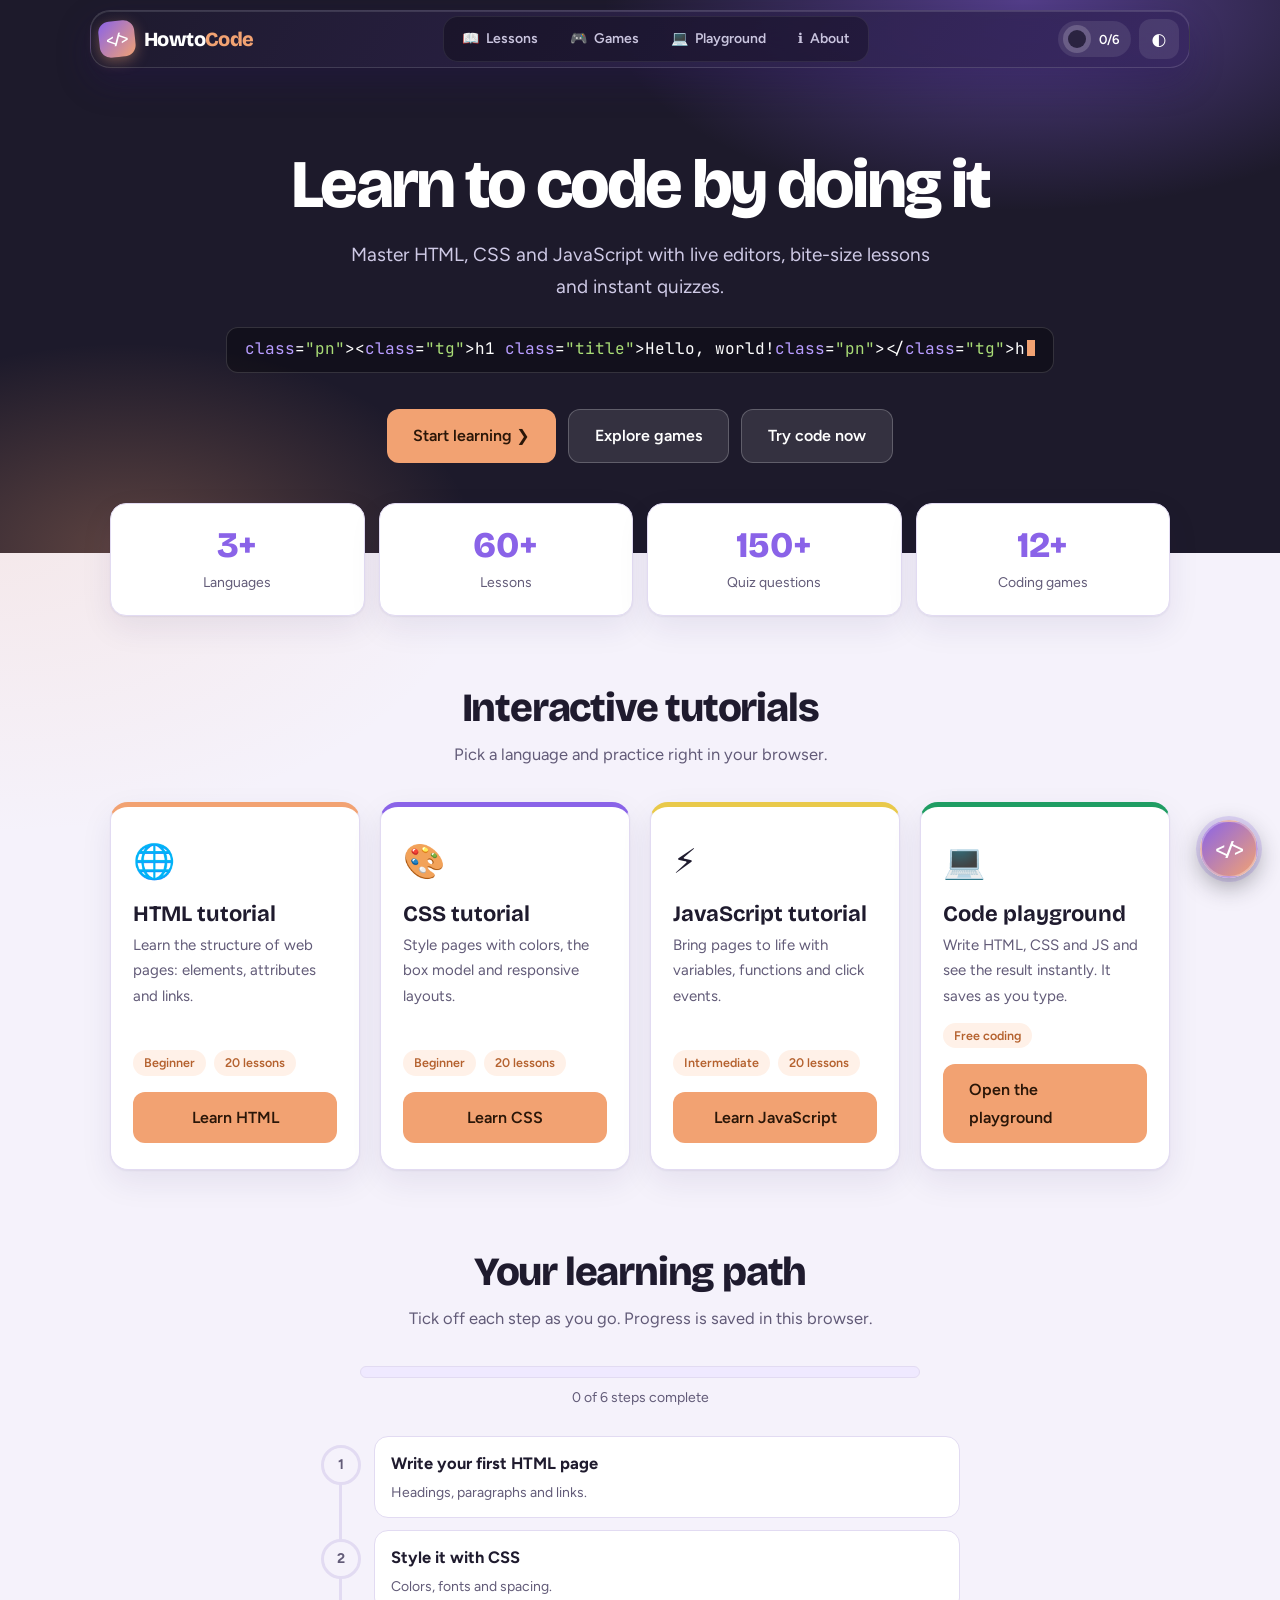
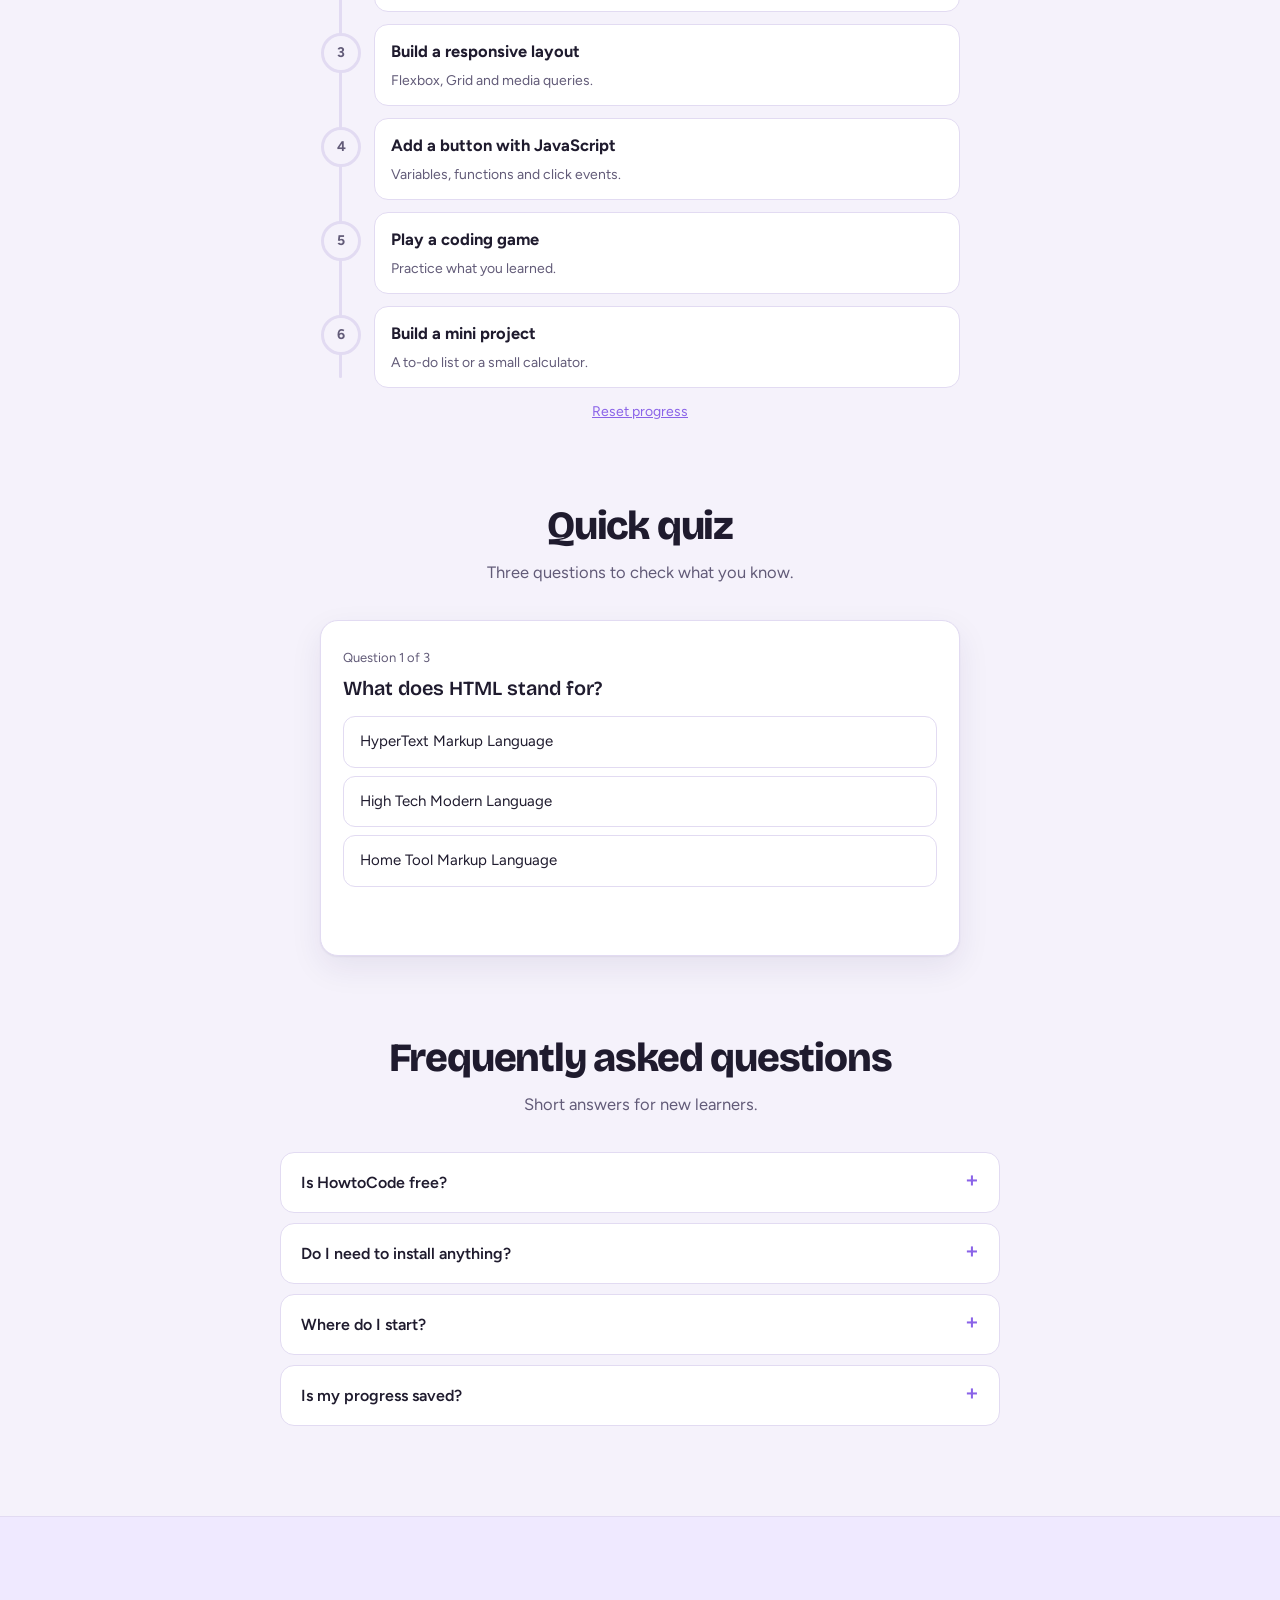
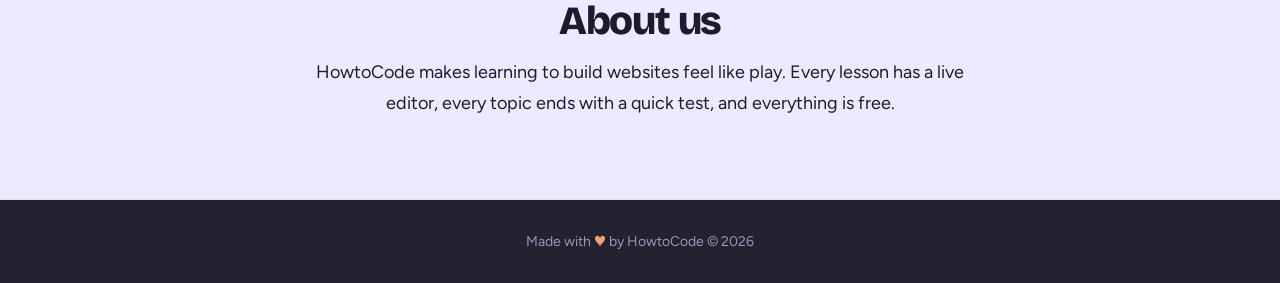
<file: home.html>
<!DOCTYPE html>
<html lang="en">
<head>
<meta charset="UTF-8">
<meta name="viewport" content="width=device-width, initial-scale=1, viewport-fit=cover">
<title>HowtoCode: Learn HTML, CSS and JavaScript</title>
<link rel="preconnect" href="https://fonts.googleapis.com">
<link rel="preconnect" href="https://fonts.gstatic.com" crossorigin>
<link href="https://fonts.googleapis.com/css2?family=Bricolage+Grotesque:wght@600;800&family=Figtree:wght@400;500;600&family=JetBrains+Mono:wght@400;600;700&display=swap" rel="stylesheet">
<style>
:root{--bg:#f5f2fb;--panel:#fff;--line:#e2dbf2;--ink:#1f1b2e;--soft:#625b78;--accent:#8a63e8;--at:#efe9ff;--peach:#f2a272;--pt:#fff1e8;--pd:#b5622f;--ok:#1f9d63;--bad:#d6414f;--code:#17141f;--cl:#2c2640;--ct:#e8e3fa;--bar:#232230;--sh:0 1px 2px rgba(40,20,90,.06),0 12px 32px rgba(40,20,90,.08);
--display:"Bricolage Grotesque","Trebuchet MS",system-ui,sans-serif;--sans:"Figtree","Segoe UI",system-ui,sans-serif;--mono:"JetBrains Mono",Consolas,Menlo,monospace;
box-sizing:border-box;padding-top:env(safe-area-inset-top,0px);padding-bottom:env(safe-area-inset-bottom,0px);color-scheme:light}
@media(prefers-color-scheme:dark){:root:not([data-theme="light"]){--bg:#13101c;--panel:#1c1829;--line:#342c4c;--ink:#efeaff;--soft:#a69fc0;--accent:#a98bff;--at:#2a2145;--pt:#33241f;--pd:#ffb88f;--ok:#4fd699;--bad:#ff7b86;--code:#0f0c17;--sh:0 12px 32px rgba(0,0,0,.4);color-scheme:dark}}
:root[data-theme="dark"]{--bg:#13101c;--panel:#1c1829;--line:#342c4c;--ink:#efeaff;--soft:#a69fc0;--accent:#a98bff;--at:#2a2145;--pt:#33241f;--pd:#ffb88f;--ok:#4fd699;--bad:#ff7b86;--code:#0f0c17;--sh:0 12px 32px rgba(0,0,0,.4);color-scheme:dark}
html{scroll-behavior:smooth;scroll-padding-top:90px}
*{box-sizing:border-box;margin:0;padding:0;-webkit-tap-highlight-color:transparent}
body{background:radial-gradient(900px 420px at 88% 20%,rgba(138,99,232,.14),transparent 70%),radial-gradient(700px 420px at 0 60%,rgba(242,162,114,.12),transparent 70%),var(--bg);background-attachment:fixed;color:var(--ink);font:400 16.5px/1.7 var(--sans);overflow-x:hidden}
body::before{content:"";position:fixed;inset:0 0 auto;height:env(safe-area-inset-top,0px);background:var(--bar);z-index:1300}
button{font:inherit;color:inherit;cursor:pointer}
a{color:inherit}
:focus-visible{outline:3px solid var(--peach);outline-offset:2px}
header{position:fixed;top:env(safe-area-inset-top,0px);left:0;right:0;z-index:1200;padding:10px 14px;pointer-events:none}
.nb{pointer-events:auto;max-width:1100px;margin:0 auto;height:58px;display:flex;align-items:center;justify-content:space-between;gap:10px;padding:0 10px 0 8px;border-radius:20px;background:linear-gradient(120deg,rgba(30,27,46,.93),rgba(56,40,96,.93));-webkit-backdrop-filter:blur(18px) saturate(160%);backdrop-filter:blur(18px) saturate(160%);border:1px solid rgba(255,255,255,.14);box-shadow:0 14px 34px rgba(40,20,90,.3),inset 0 1px 0 rgba(255,255,255,.12)}
.r{display:flex;align-items:center;gap:8px}
.ib{width:40px;height:40px;border-radius:12px;border:0;background:rgba(255,255,255,.09);color:#fff;display:grid;place-items:center;font-size:17px;transition:background .2s}
.ib:hover{background:rgba(255,255,255,.18)}
.logo{display:flex;align-items:center;gap:9px;text-decoration:none;color:#fff}
.lb{width:36px;height:36px;border-radius:11px;display:grid;place-items:center;background:linear-gradient(135deg,var(--accent),var(--peach));font:700 14px var(--mono);box-shadow:0 4px 14px rgba(242,162,114,.4);transform:rotate(-6deg);transition:transform .25s}
.logo:hover .lb{transform:rotate(4deg) scale(1.06)}
.wm{font:800 20px var(--display);letter-spacing:-.03em}.wm i{font-style:normal;color:var(--peach)}
.tabs{display:flex;gap:4px;padding:4px;border-radius:15px;background:rgba(0,0,0,.28);border:1px solid rgba(255,255,255,.08)}
.tabs a{display:flex;align-items:center;gap:7px;padding:0 14px;height:36px;border-radius:11px;font-weight:600;font-size:14px;color:#c9c4de;text-decoration:none;transition:background .2s}
.tabs a:hover{color:#fff;background:rgba(255,255,255,.1)}
.tabs a.on{color:#fff;background:linear-gradient(135deg,var(--accent),#b08cff);box-shadow:0 4px 14px rgba(138,99,232,.5)}
.chip{--p:0;display:flex;align-items:center;gap:8px;padding:4px 12px 4px 5px;border-radius:99px;background:rgba(255,255,255,.09);color:#fff;font:600 13px var(--sans)}
.chip i{width:28px;height:28px;border-radius:50%;background:conic-gradient(var(--peach) calc(var(--p)*1%),rgba(255,255,255,.18) 0);display:grid;place-items:center}
.chip i::after{content:"";width:18px;height:18px;border-radius:50%;background:#2a2340}
#pg{position:fixed;left:0;top:calc(78px + env(safe-area-inset-top,0px));height:3px;width:0;background:linear-gradient(90deg,var(--accent),var(--peach));z-index:1201;border-radius:0 3px 3px 0}
.hero{background:radial-gradient(600px 300px at 80% 0,rgba(138,99,232,.5),transparent 70%),radial-gradient(500px 300px at 10% 100%,rgba(242,162,114,.3),transparent 70%),#1d1a2b;color:#fff;padding:150px 20px 90px;text-align:center}
.hero h1{font:800 clamp(36px,7vw,68px)/1.04 var(--display);letter-spacing:-.04em;margin-bottom:18px}
.hero p{font-size:clamp(16px,3vw,19px);color:#cfcae6;max-width:600px;margin:0 auto 24px}
.typed{font:400 clamp(13px,3vw,16px) var(--mono);background:rgba(0,0,0,.35);border:1px solid rgba(255,255,255,.14);display:inline-block;padding:10px 18px;border-radius:12px;margin-bottom:28px;min-height:46px;max-width:100%;overflow:hidden;white-space:nowrap}
.typed .cur{display:inline-block;width:8px;height:1em;background:var(--peach);vertical-align:-2px;margin-left:2px;animation:bl 1s steps(1) infinite}
@keyframes bl{50%{opacity:0}}
.tg{color:#f2a272}.pn{color:#8e85b0}.at{color:#b79cff}.sr{color:#a9dc76}
.hb{display:flex;gap:12px;justify-content:center;flex-wrap:wrap}
.btn{border:0;border-radius:12px;padding:12px 26px;font-weight:600;font-size:16px;background:var(--peach);color:#2a1608;min-height:46px;display:inline-flex;align-items:center;justify-content:center;gap:8px;text-decoration:none;transition:transform .15s,filter .2s}
.btn:hover{filter:brightness(1.07);transform:translateY(-2px)}
.btn.g{background:rgba(255,255,255,.1);color:#fff;border:1px solid rgba(255,255,255,.22)}
.sec{max-width:1100px;margin:0 auto;padding:70px 20px 10px}
.sec h2{font:800 clamp(28px,5vw,40px)/1.1 var(--display);letter-spacing:-.03em;text-align:center;margin-bottom:10px}
.sub{color:var(--soft);text-align:center;max-width:56ch;margin:0 auto 34px}
.stats{display:grid;grid-template-columns:repeat(auto-fit,minmax(150px,1fr));gap:14px;margin-top:-50px;position:relative;z-index:2;max-width:1100px;margin-inline:auto;padding:0 20px}
.stat{background:var(--panel);border:1px solid var(--line);border-radius:16px;padding:20px 12px;text-align:center;box-shadow:var(--sh)}
.stat b{display:block;font:800 36px/1.2 var(--display);color:var(--accent)}.stat span{font-size:14px;color:var(--soft)}
.grid{display:grid;grid-template-columns:repeat(auto-fit,minmax(240px,1fr));gap:20px}
.card{background:var(--panel);border:1px solid var(--line);border-radius:18px;padding:26px 22px;box-shadow:var(--sh);border-top:5px solid var(--c,var(--accent));display:flex;flex-direction:column;transition:transform .2s}
.card:hover{transform:translateY(-5px)}
.ic{font-size:34px;margin-bottom:10px}.card h3{font:700 22px var(--display);margin-bottom:6px}.card p{color:var(--soft);font-size:15px;margin-bottom:14px;flex:1}
.meta{display:flex;gap:8px;flex-wrap:wrap;margin-bottom:16px}.tag{font-size:12.5px;font-weight:600;background:var(--pt);color:var(--pd);border-radius:99px;padding:2px 11px}
.card .btn{width:100%;border:0}
.tl{position:relative;max-width:640px;margin:0 auto;padding-left:54px;list-style:none}
.tl::before{content:"";position:absolute;left:19px;top:10px;bottom:10px;width:3px;border-radius:3px;background:var(--line)}
.tl li{position:relative;display:block;background:var(--panel);border:1px solid var(--line);border-radius:14px;padding:12px 16px;margin-bottom:12px;cursor:pointer;transition:border-color .2s,background .2s}
.tl li:hover{border-color:var(--accent)}
.tl .nd{position:absolute;left:-54px;top:8px;width:40px;height:40px;border-radius:50%;display:grid;place-items:center;background:var(--bg);border:3px solid var(--line);font-weight:700;color:var(--soft);transition:all .25s}
.tl li.d{background:var(--at)}.tl li.d .nd{background:var(--ok);border-color:var(--ok);color:#fff}
.tl li.d b{text-decoration:line-through;color:var(--soft)}
.tl b{display:block}.tl span{font-size:14px;color:var(--soft)}
.bar{height:12px;background:var(--at);border-radius:99px;overflow:hidden;max-width:560px;margin:0 auto 8px;border:1px solid var(--line)}
.bar i{display:block;height:100%;width:0;background:linear-gradient(90deg,var(--accent),var(--peach));transition:width .4s}
.bl{text-align:center;font-size:14px;color:var(--soft);margin-bottom:26px}
.rs{display:block;margin:10px auto 0;background:none;border:0;color:var(--accent);text-decoration:underline;font-size:14px}
.quiz{max-width:640px;margin:0 auto;background:var(--panel);border:1px solid var(--line);border-radius:18px;padding:26px 22px;box-shadow:var(--sh)}
.qc{font-size:13px;color:var(--soft);margin-bottom:6px}.qt{font:600 20px/1.35 var(--display);margin-bottom:14px}
.opt{display:block;width:100%;text-align:left;background:var(--panel);border:1px solid var(--line);border-radius:12px;padding:12px 16px;margin-bottom:8px;font-size:15px;transition:background .2s,border-color .2s}
.opt:hover:not(:disabled){border-color:var(--accent);background:var(--at)}
.opt.right{background:rgba(31,157,99,.14);border-color:var(--ok)}.opt.wrong{background:rgba(214,65,79,.12);border-color:var(--bad)}
.why{font-size:14px;color:var(--soft);margin:6px 0 12px;min-height:22px}
.qe{text-align:center}.qe h3{font:800 28px var(--display);margin-bottom:8px}
.faq{max-width:720px;margin:0 auto}
.fi{border:1px solid var(--line);border-radius:14px;background:var(--panel);margin-bottom:10px;overflow:hidden}
.fq{width:100%;text-align:left;background:none;border:0;font-weight:600;font-size:16px;padding:16px 20px;display:flex;justify-content:space-between;gap:12px}
.fq::after{content:"+";color:var(--accent);font-size:22px;line-height:1;transition:transform .2s}
.fi.open .fq::after{transform:rotate(45deg)}
.fa{max-height:0;overflow:hidden;transition:max-height .3s;padding:0 20px;color:var(--soft);font-size:15px}
.fi.open .fa{padding-bottom:16px}
.about{margin-top:70px;padding:80px 20px;text-align:center;background:var(--at);border-block:1px solid var(--line)}
.about p{max-width:660px;margin:0 auto;font-size:18px}
footer{background:var(--bar);color:#9c95b8;text-align:center;padding:30px 20px;font-size:14px}footer span{color:var(--peach)}
.fab{position:fixed;right:22px;bottom:calc(22px + env(safe-area-inset-bottom,0px));width:58px;height:58px;border-radius:50%;border:2px solid rgba(255,255,255,.3);background:linear-gradient(135deg,var(--accent),var(--peach));color:#fff;font:700 18px var(--mono);text-decoration:none;display:grid;place-items:center;box-shadow:0 8px 24px rgba(35,34,48,.4),0 0 0 4px rgba(138,99,232,.2);z-index:1000;transition:transform .2s}
.fab:hover{transform:translateY(-3px) scale(1.05)}
#up{position:fixed;right:30px;bottom:calc(92px + env(safe-area-inset-bottom,0px));width:42px;height:42px;border-radius:50%;border:1px solid var(--line);background:var(--panel);box-shadow:var(--sh);opacity:0;pointer-events:none;transition:opacity .25s;z-index:1000}
#up.show{opacity:1;pointer-events:auto}
@media(max-width:820px){header{padding:8px}.nb{height:54px}.chip{display:none}.tabs a{padding:0 10px;font-size:13px}.tabs b{display:none}#pg{top:calc(70px + env(safe-area-inset-top,0px))}.hero{padding-top:130px}.fab{width:52px;height:52px;right:16px}#up{right:22px;bottom:calc(84px + env(safe-area-inset-bottom,0px))}.tl{padding-left:46px}.tl .nd{left:-46px;width:34px;height:34px}.tl::before{left:15px}}
@media(max-width:520px){.wm{display:none}}
@media(prefers-reduced-motion:reduce){html{scroll-behavior:auto}*{transition:none!important}.typed .cur{animation:none}}
</style>
</head>
<body>
<header><div class="nb">
<a class="logo" href="home.html"><span class="lb">&lt;/&gt;</span><span class="wm">Howto<i>Code</i></span></a>
<nav class="tabs" aria-label="Main"><a href="index.html"><b>&#128214;</b>Lessons</a><a href="games.html"><b>&#127918;</b>Games</a><a href="playground.html" target="_blank" rel="noopener"><b>&#128187;</b>Playground</a><a href="#about"><b>&#8505;&#65039;</b>About</a></nav>
<div class="r"><div class="chip" id="ch" title="Learning path progress"><i></i><span id="chn">0/6</span></div><button class="ib" id="th" aria-label="Switch theme">&#9680;</button></div>
</div></header>
<div id="pg"></div>
<section class="hero" id="top">
<h1>Learn to code by doing it</h1>
<p>Master HTML, CSS and JavaScript with live editors, bite-size lessons and instant quizzes.</p>
<div class="typed" aria-live="off"><span id="ty"></span><span class="cur"></span></div>
<div class="hb"><a class="btn" href="index.html">Start learning &#10095;</a><a class="btn g" href="games.html">Explore games</a><a class="btn g" href="playground.html" target="_blank" rel="noopener">Try code now</a></div>
</section>
<div class="stats">
<div class="stat"><b data-n="3">0</b><span>Languages</span></div><div class="stat"><b data-n="60">0</b><span>Lessons</span></div><div class="stat"><b data-n="150">0</b><span>Quiz questions</span></div><div class="stat"><b data-n="12">0</b><span>Coding games</span></div>
</div>
<section class="sec" id="lessons"><h2>Interactive tutorials</h2><p class="sub">Pick a language and practice right in your browser.</p>
<div class="grid">
<div class="card" style="--c:#f2a272"><div class="ic">&#127760;</div><h3>HTML tutorial</h3><p>Learn the structure of web pages: elements, attributes and links.</p><div class="meta"><span class="tag">Beginner</span><span class="tag">20 lessons</span></div><a class="btn" href="index.html">Learn HTML</a></div>
<div class="card" style="--c:#8a63e8"><div class="ic">&#127912;</div><h3>CSS tutorial</h3><p>Style pages with colors, the box model and responsive layouts.</p><div class="meta"><span class="tag">Beginner</span><span class="tag">20 lessons</span></div><a class="btn" href="index.html">Learn CSS</a></div>
<div class="card" style="--c:#e9c94a"><div class="ic">&#9889;</div><h3>JavaScript tutorial</h3><p>Bring pages to life with variables, functions and click events.</p><div class="meta"><span class="tag">Intermediate</span><span class="tag">20 lessons</span></div><a class="btn" href="index.html">Learn JavaScript</a></div>
<div class="card" style="--c:#1f9d63"><div class="ic">&#128187;</div><h3>Code playground</h3><p>Write HTML, CSS and JS and see the result instantly. It saves as you type.</p><div class="meta"><span class="tag">Free coding</span></div><a class="btn" href="playground.html" target="_blank" rel="noopener">Open the playground</a></div>
</div></section>
<section class="sec" id="path"><h2>Your learning path</h2><p class="sub">Tick off each step as you go. Progress is saved in this browser.</p>
<div class="bar"><i id="bf"></i></div><p class="bl" id="bl"></p>
<ul class="tl" id="tl"></ul><button type="button" class="rs" id="rs">Reset progress</button></section>
<section class="sec" id="quiz"><h2>Quick quiz</h2><p class="sub">Three questions to check what you know.</p><div class="quiz" id="qb"></div></section>
<section class="sec" id="faq"><h2>Frequently asked questions</h2><p class="sub">Short answers for new learners.</p><div class="faq" id="fq"></div></section>
<section class="about" id="about"><h2 style="font:800 clamp(28px,5vw,40px) var(--display);letter-spacing:-.03em;margin-bottom:12px">About us</h2><p>HowtoCode makes learning to build websites feel like play. Every lesson has a live editor, every topic ends with a quick test, and everything is free.</p></section>
<footer>Made with <span>&#9829;</span> by HowtoCode &copy; 2026</footer>
<button type="button" id="up" aria-label="Back to top">&#8593;</button>
<a class="fab" href="playground.html" target="_blank" rel="noopener" title="Open code playground" aria-label="Open code playground">&lt;/&gt;</a>
<script>
const $=s=>document.querySelector(s),PP="htc-path";
const store=(k,v)=>{try{localStorage.setItem(k,v)}catch(e){}};
const load=k=>{try{return localStorage.getItem(k)}catch(e){return null}};
/* typed line */
const lines=['<h1 class="title">Hello, world!</h1>','<p style="color:tomato">Style me</p>','<a href="https://example.com">Click here</a>'];
const hl=s=>s.replace(/&/g,"&amp;").replace(/</g,"&lt;").replace(/(&lt;\/?)([a-z0-9]+)/g,'<span class="pn">$1</span><span class="tg">$2</span>').replace(/([\w-]+)=("[^"]*")/g,'<span class="at">$1</span>=<span class="sr">$2</span>');
if(matchMedia("(prefers-reduced-motion:reduce)").matches)$("#ty").innerHTML=hl(lines[0]);
else{let li=0,ci=0,del=0;(function t(){const s=lines[li];ci+=del?-1:1;$("#ty").innerHTML=hl(s.slice(0,ci));let w=del?25:55;
if(!del&&ci===s.length){del=1;w=1500}else if(del&&ci===0){del=0;li=(li+1)%lines.length;w=400}setTimeout(t,w)})()}
/* counters */
const io=new IntersectionObserver(es=>es.forEach(e=>{if(!e.isIntersecting)return;io.unobserve(e.target);const el=e.target,n=+el.dataset.n,t0=performance.now();
(function f(t){const p=Math.min((t-t0)/1100,1);el.textContent=Math.round(n*(1-Math.pow(1-p,3)))+(p>=1?"+":"");if(p<1)requestAnimationFrame(f)})(t0)}),{threshold:.6});
document.querySelectorAll("[data-n]").forEach(e=>io.observe(e));
/* scroll */
addEventListener("scroll",()=>{const h=document.documentElement,p=scrollY/(h.scrollHeight-innerHeight||1);$("#pg").style.width=p*100+"%";$("#up").classList.toggle("show",scrollY>500)},{passive:true});
$("#up").onclick=()=>scrollTo({top:0,behavior:"smooth"});
/* path */
const S=[["Write your first HTML page","Headings, paragraphs and links."],["Style it with CSS","Colors, fonts and spacing."],["Build a responsive layout","Flexbox, Grid and media queries."],["Add a button with JavaScript","Variables, functions and click events."],["Play a coding game","Practice what you learned."],["Build a mini project","A to-do list or a small calculator."]];
let dn=[];try{dn=JSON.parse(load(PP)||"[]")}catch(e){}
function path(){$("#tl").innerHTML=S.map((s,i)=>`<li data-i="${i}" class="${dn[i]?"d":""}"><span class="nd">${dn[i]?"&#10003;":i+1}</span><b>${s[0]}</b><span>${s[1]}</span></li>`).join("");
const n=dn.filter(Boolean).length;$("#bf").style.width=n/S.length*100+"%";$("#bl").textContent=n+" of "+S.length+" steps complete";
$("#ch").style.setProperty("--p",n/S.length*100);$("#chn").textContent=n+"/"+S.length}
$("#tl").onclick=e=>{const li=e.target.closest("li");if(!li)return;dn[+li.dataset.i]=!dn[+li.dataset.i];store(PP,JSON.stringify(dn));path()};
$("#rs").onclick=()=>{dn=[];store(PP,"[]");path()};path();
/* quiz */
const Q=[["What does HTML stand for?",["HyperText Markup Language","High Tech Modern Language","Home Tool Markup Language"],0,"HTML is the markup language that structures web pages."],["Which language styles a web page?",["HTML","CSS","SQL"],1,"CSS controls colors, fonts and layout."],["Which tag creates a link?",["<link>","<a>","<href>"],1,"The <a> tag makes a link, and href holds its address."]];
let qi=0,sc=0;
function quiz(){const b=$("#qb");
if(qi>=Q.length){b.innerHTML=`<div class="qe"><h3>You scored ${sc}/${Q.length}</h3><p>${sc==Q.length?"Perfect! Time to build something.":"Nice try. Review the lessons and go again."}</p><button type="button" class="btn" id="qr" style="color:#2a1608;margin-top:10px">Try again</button></div>`;$("#qr").onclick=()=>{qi=0;sc=0;quiz()};return}
const q=Q[qi];b.innerHTML=`<div class="qc">Question ${qi+1} of ${Q.length}</div><div class="qt">${q[0].replace(/</g,"&lt;")}</div>${q[1].map((o,i)=>`<button type="button" class="opt" data-i="${i}">${o.replace(/</g,"&lt;")}</button>`).join("")}<div class="why" id="wy" role="status"></div><button type="button" class="btn" id="qn" style="display:none;color:#2a1608">${qi<Q.length-1?"Next question":"See score"}</button>`;
b.querySelectorAll(".opt").forEach(o=>o.onclick=()=>{const k=+o.dataset.i;b.querySelectorAll(".opt").forEach((x,i)=>{x.disabled=true;if(i===q[2])x.classList.add("right")});if(k===q[2])sc++;else o.classList.add("wrong");$("#wy").textContent=q[3];$("#qn").style.display="inline-flex"});
$("#qn").onclick=()=>{qi++;quiz()}}
quiz();
/* faq */
const F=[["Is HowtoCode free?","Yes. Every lesson, quiz and game is free to use."],["Do I need to install anything?","No. Everything runs in your browser, including the code playground."],["Where do I start?","Begin with the HTML tutorial, then move on to CSS and JavaScript."],["Is my progress saved?","Yes. Your path and playground code are saved in this browser."]];
$("#fq").innerHTML=F.map(f=>`<div class="fi"><button type="button" class="fq" aria-expanded="false">${f[0]}</button><div class="fa"><p>${f[1]}</p></div></div>`).join("");
$("#fq").onclick=e=>{const q=e.target.closest(".fq");if(!q)return;const it=q.parentNode,o=it.classList.toggle("open"),a=it.querySelector(".fa");q.setAttribute("aria-expanded",o);a.style.maxHeight=o?a.scrollHeight+"px":0};
/* theme */
$("#th").onclick=()=>{const r=document.documentElement;r.dataset.theme=getComputedStyle(r).colorScheme==="dark"?"light":"dark"};
</script>
</body>
</html>
</file>
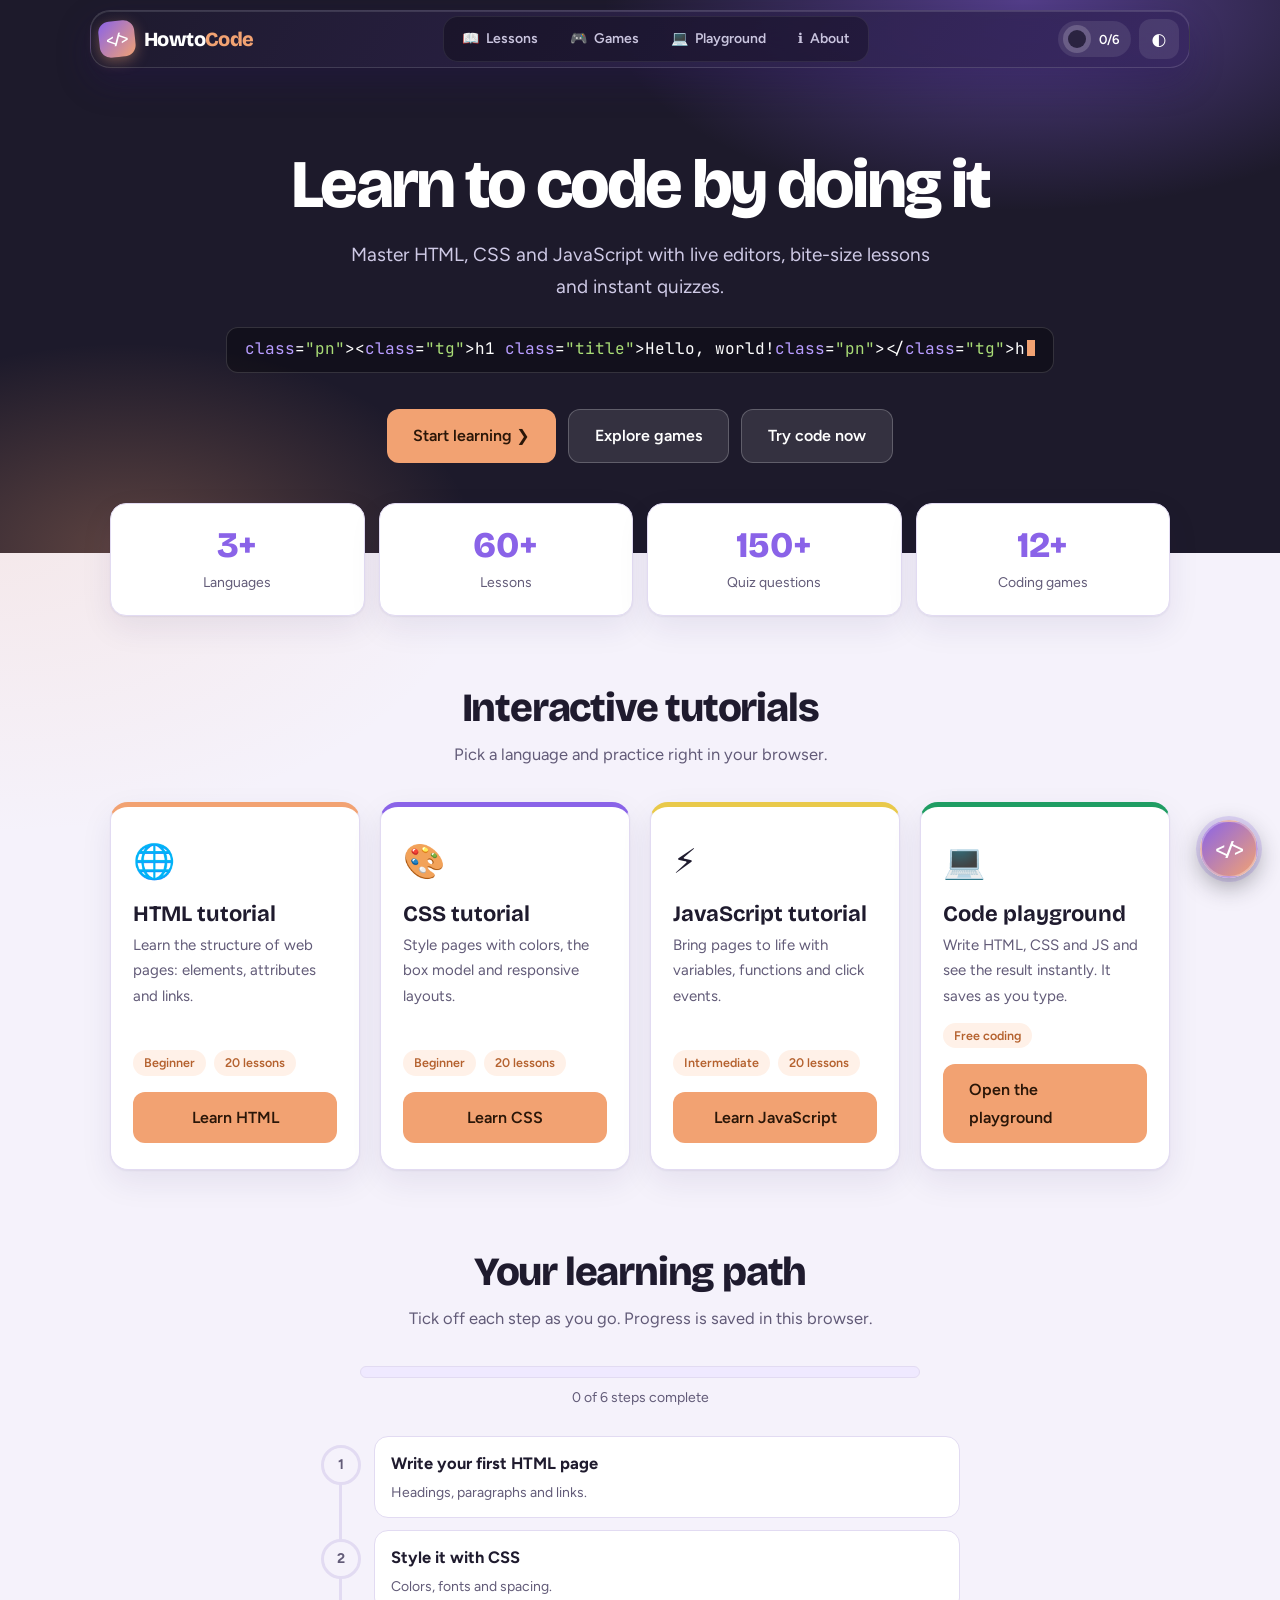
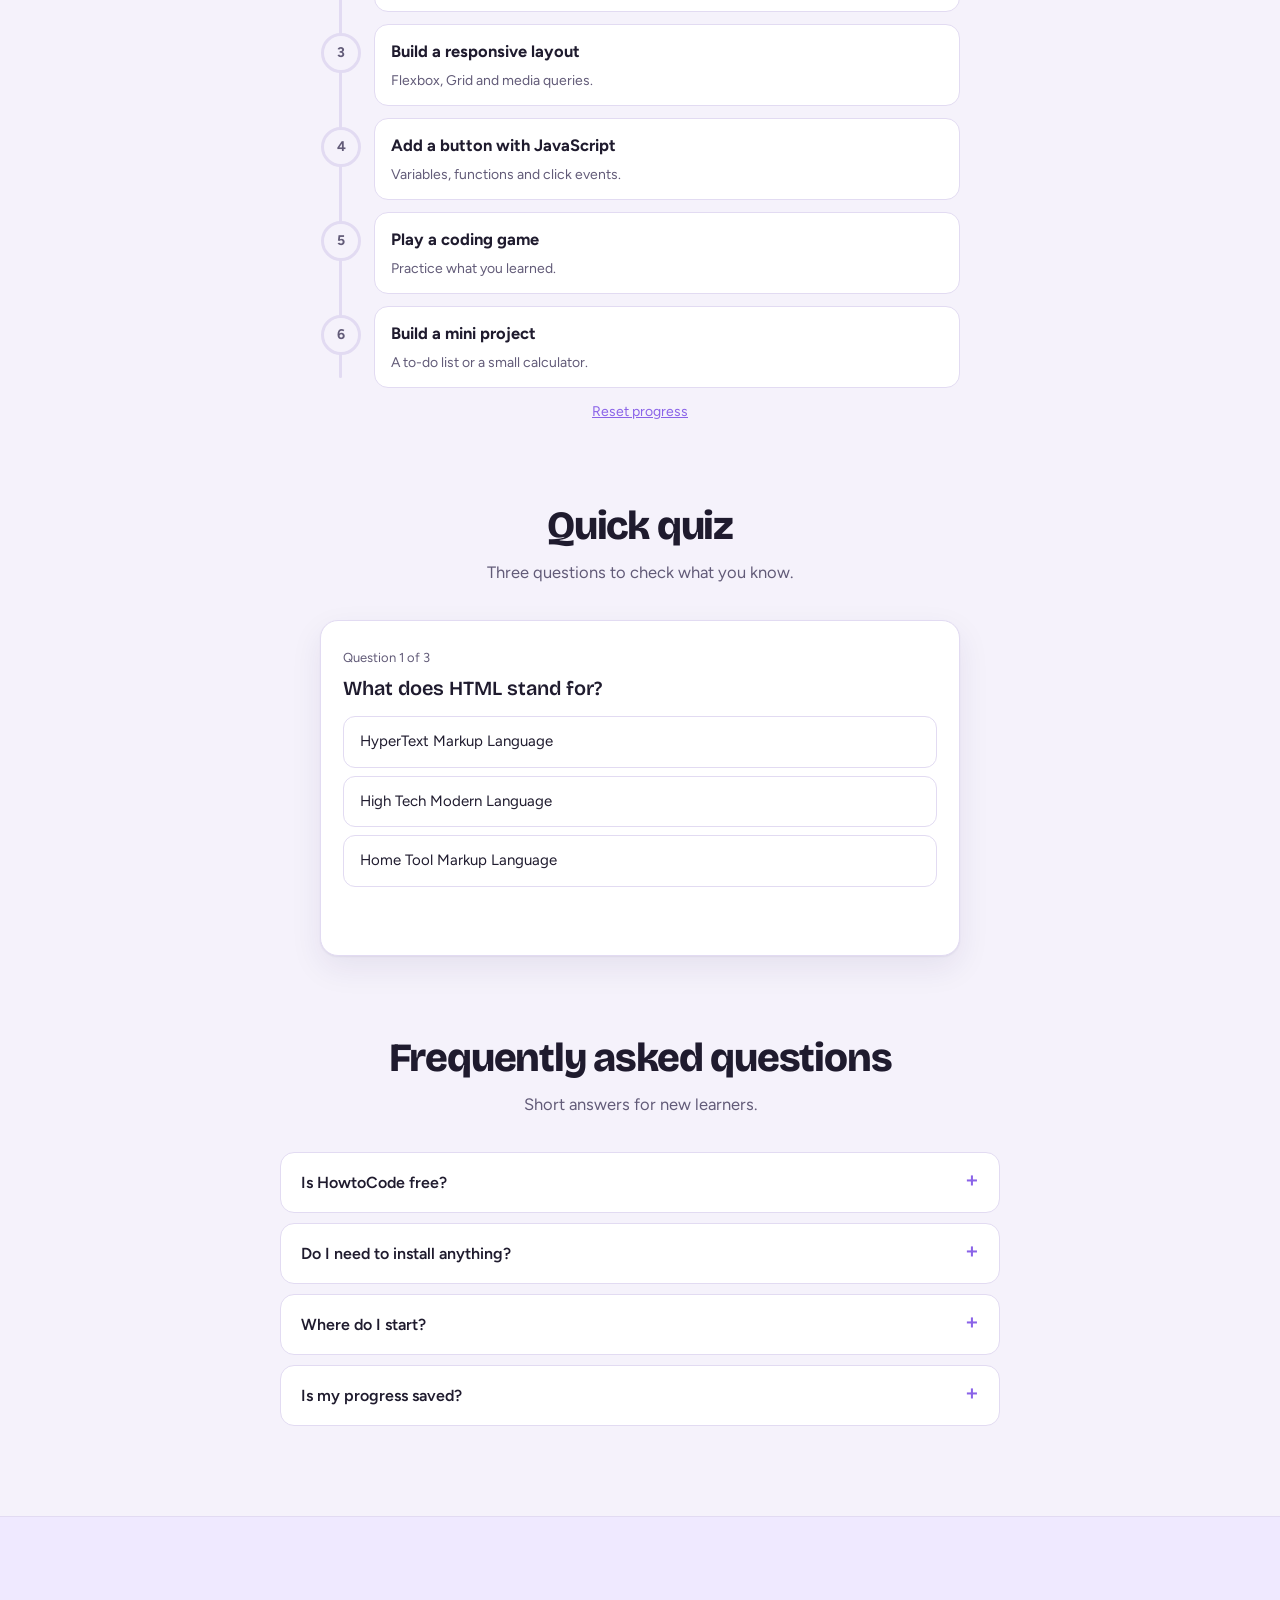
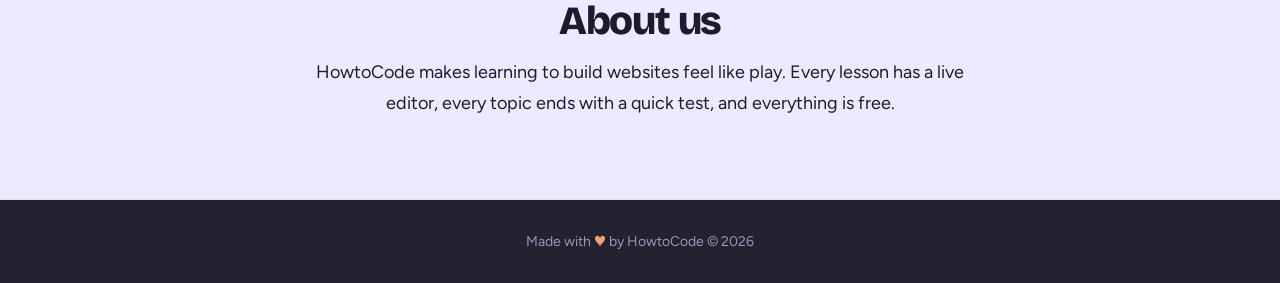
<file: homes.html>
<!DOCTYPE html>
<html lang="en">
<head>
<meta charset="UTF-8">
<meta name="viewport" content="width=device-width, initial-scale=1, viewport-fit=cover">
<title>HowtoCode: Learn HTML, CSS and JavaScript</title>
<link rel="preconnect" href="https://fonts.googleapis.com">
<link rel="preconnect" href="https://fonts.gstatic.com" crossorigin>
<link href="https://fonts.googleapis.com/css2?family=Bricolage+Grotesque:wght@600;800&family=Figtree:wght@400;500;600&family=JetBrains+Mono:wght@400;600;700&display=swap" rel="stylesheet">
<style>
:root{--bg:#f5f2fb;--panel:#fff;--line:#e2dbf2;--ink:#1f1b2e;--soft:#625b78;--accent:#8a63e8;--at:#efe9ff;--peach:#f2a272;--pt:#fff1e8;--pd:#b5622f;--ok:#1f9d63;--bad:#d6414f;--code:#17141f;--cl:#2c2640;--ct:#e8e3fa;--bar:#232230;--sh:0 1px 2px rgba(40,20,90,.06),0 12px 32px rgba(40,20,90,.08);
--display:"Bricolage Grotesque","Trebuchet MS",system-ui,sans-serif;--sans:"Figtree","Segoe UI",system-ui,sans-serif;--mono:"JetBrains Mono",Consolas,Menlo,monospace;
box-sizing:border-box;padding-top:env(safe-area-inset-top,0px);padding-bottom:env(safe-area-inset-bottom,0px);color-scheme:light}
@media(prefers-color-scheme:dark){:root:not([data-theme="light"]){--bg:#13101c;--panel:#1c1829;--line:#342c4c;--ink:#efeaff;--soft:#a69fc0;--accent:#a98bff;--at:#2a2145;--pt:#33241f;--pd:#ffb88f;--ok:#4fd699;--bad:#ff7b86;--code:#0f0c17;--sh:0 12px 32px rgba(0,0,0,.4);color-scheme:dark}}
:root[data-theme="dark"]{--bg:#13101c;--panel:#1c1829;--line:#342c4c;--ink:#efeaff;--soft:#a69fc0;--accent:#a98bff;--at:#2a2145;--pt:#33241f;--pd:#ffb88f;--ok:#4fd699;--bad:#ff7b86;--code:#0f0c17;--sh:0 12px 32px rgba(0,0,0,.4);color-scheme:dark}
html{scroll-behavior:smooth;scroll-padding-top:90px}
*{box-sizing:border-box;margin:0;padding:0;-webkit-tap-highlight-color:transparent}
body{background:radial-gradient(900px 420px at 88% 20%,rgba(138,99,232,.14),transparent 70%),radial-gradient(700px 420px at 0 60%,rgba(242,162,114,.12),transparent 70%),var(--bg);background-attachment:fixed;color:var(--ink);font:400 16.5px/1.7 var(--sans);overflow-x:hidden}
body::before{content:"";position:fixed;inset:0 0 auto;height:env(safe-area-inset-top,0px);background:var(--bar);z-index:1300}
button{font:inherit;color:inherit;cursor:pointer}
a{color:inherit}
:focus-visible{outline:3px solid var(--peach);outline-offset:2px}
header{position:fixed;top:env(safe-area-inset-top,0px);left:0;right:0;z-index:1200;padding:10px 14px;pointer-events:none}
.nb{pointer-events:auto;max-width:1100px;margin:0 auto;height:58px;display:flex;align-items:center;justify-content:space-between;gap:10px;padding:0 10px 0 8px;border-radius:20px;background:linear-gradient(120deg,rgba(30,27,46,.93),rgba(56,40,96,.93));-webkit-backdrop-filter:blur(18px) saturate(160%);backdrop-filter:blur(18px) saturate(160%);border:1px solid rgba(255,255,255,.14);box-shadow:0 14px 34px rgba(40,20,90,.3),inset 0 1px 0 rgba(255,255,255,.12)}
.r{display:flex;align-items:center;gap:8px}
.ib{width:40px;height:40px;border-radius:12px;border:0;background:rgba(255,255,255,.09);color:#fff;display:grid;place-items:center;font-size:17px;transition:background .2s}
.ib:hover{background:rgba(255,255,255,.18)}
.logo{display:flex;align-items:center;gap:9px;text-decoration:none;color:#fff}
.lb{width:36px;height:36px;border-radius:11px;display:grid;place-items:center;background:linear-gradient(135deg,var(--accent),var(--peach));font:700 14px var(--mono);box-shadow:0 4px 14px rgba(242,162,114,.4);transform:rotate(-6deg);transition:transform .25s}
.logo:hover .lb{transform:rotate(4deg) scale(1.06)}
.wm{font:800 20px var(--display);letter-spacing:-.03em}.wm i{font-style:normal;color:var(--peach)}
.tabs{display:flex;gap:4px;padding:4px;border-radius:15px;background:rgba(0,0,0,.28);border:1px solid rgba(255,255,255,.08)}
.tabs a{display:flex;align-items:center;gap:7px;padding:0 14px;height:36px;border-radius:11px;font-weight:600;font-size:14px;color:#c9c4de;text-decoration:none;transition:background .2s}
.tabs a:hover{color:#fff;background:rgba(255,255,255,.1)}
.tabs a.on{color:#fff;background:linear-gradient(135deg,var(--accent),#b08cff);box-shadow:0 4px 14px rgba(138,99,232,.5)}
.chip{--p:0;display:flex;align-items:center;gap:8px;padding:4px 12px 4px 5px;border-radius:99px;background:rgba(255,255,255,.09);color:#fff;font:600 13px var(--sans)}
.chip i{width:28px;height:28px;border-radius:50%;background:conic-gradient(var(--peach) calc(var(--p)*1%),rgba(255,255,255,.18) 0);display:grid;place-items:center}
.chip i::after{content:"";width:18px;height:18px;border-radius:50%;background:#2a2340}
#pg{position:fixed;left:0;top:calc(78px + env(safe-area-inset-top,0px));height:3px;width:0;background:linear-gradient(90deg,var(--accent),var(--peach));z-index:1201;border-radius:0 3px 3px 0}
.hero{background:radial-gradient(600px 300px at 80% 0,rgba(138,99,232,.5),transparent 70%),radial-gradient(500px 300px at 10% 100%,rgba(242,162,114,.3),transparent 70%),#1d1a2b;color:#fff;padding:150px 20px 90px;text-align:center}
.hero h1{font:800 clamp(36px,7vw,68px)/1.04 var(--display);letter-spacing:-.04em;margin-bottom:18px}
.hero p{font-size:clamp(16px,3vw,19px);color:#cfcae6;max-width:600px;margin:0 auto 24px}
.typed{font:400 clamp(13px,3vw,16px) var(--mono);background:rgba(0,0,0,.35);border:1px solid rgba(255,255,255,.14);display:inline-block;padding:10px 18px;border-radius:12px;margin-bottom:28px;min-height:46px;max-width:100%;overflow:hidden;white-space:nowrap}
.typed .cur{display:inline-block;width:8px;height:1em;background:var(--peach);vertical-align:-2px;margin-left:2px;animation:bl 1s steps(1) infinite}
@keyframes bl{50%{opacity:0}}
.tg{color:#f2a272}.pn{color:#8e85b0}.at{color:#b79cff}.sr{color:#a9dc76}
.hb{display:flex;gap:12px;justify-content:center;flex-wrap:wrap}
.btn{border:0;border-radius:12px;padding:12px 26px;font-weight:600;font-size:16px;background:var(--peach);color:#2a1608;min-height:46px;display:inline-flex;align-items:center;justify-content:center;gap:8px;text-decoration:none;transition:transform .15s,filter .2s}
.btn:hover{filter:brightness(1.07);transform:translateY(-2px)}
.btn.g{background:rgba(255,255,255,.1);color:#fff;border:1px solid rgba(255,255,255,.22)}
.sec{max-width:1100px;margin:0 auto;padding:70px 20px 10px}
.sec h2{font:800 clamp(28px,5vw,40px)/1.1 var(--display);letter-spacing:-.03em;text-align:center;margin-bottom:10px}
.sub{color:var(--soft);text-align:center;max-width:56ch;margin:0 auto 34px}
.stats{display:grid;grid-template-columns:repeat(auto-fit,minmax(150px,1fr));gap:14px;margin-top:-50px;position:relative;z-index:2;max-width:1100px;margin-inline:auto;padding:0 20px}
.stat{background:var(--panel);border:1px solid var(--line);border-radius:16px;padding:20px 12px;text-align:center;box-shadow:var(--sh)}
.stat b{display:block;font:800 36px/1.2 var(--display);color:var(--accent)}.stat span{font-size:14px;color:var(--soft)}
.grid{display:grid;grid-template-columns:repeat(auto-fit,minmax(240px,1fr));gap:20px}
.card{background:var(--panel);border:1px solid var(--line);border-radius:18px;padding:26px 22px;box-shadow:var(--sh);border-top:5px solid var(--c,var(--accent));display:flex;flex-direction:column;transition:transform .2s}
.card:hover{transform:translateY(-5px)}
.ic{font-size:34px;margin-bottom:10px}.card h3{font:700 22px var(--display);margin-bottom:6px}.card p{color:var(--soft);font-size:15px;margin-bottom:14px;flex:1}
.meta{display:flex;gap:8px;flex-wrap:wrap;margin-bottom:16px}.tag{font-size:12.5px;font-weight:600;background:var(--pt);color:var(--pd);border-radius:99px;padding:2px 11px}
.card .btn{width:100%;border:0}
.tl{position:relative;max-width:640px;margin:0 auto;padding-left:54px;list-style:none}
.tl::before{content:"";position:absolute;left:19px;top:10px;bottom:10px;width:3px;border-radius:3px;background:var(--line)}
.tl li{position:relative;display:block;background:var(--panel);border:1px solid var(--line);border-radius:14px;padding:12px 16px;margin-bottom:12px;cursor:pointer;transition:border-color .2s,background .2s}
.tl li:hover{border-color:var(--accent)}
.tl .nd{position:absolute;left:-54px;top:8px;width:40px;height:40px;border-radius:50%;display:grid;place-items:center;background:var(--bg);border:3px solid var(--line);font-weight:700;color:var(--soft);transition:all .25s}
.tl li.d{background:var(--at)}.tl li.d .nd{background:var(--ok);border-color:var(--ok);color:#fff}
.tl li.d b{text-decoration:line-through;color:var(--soft)}
.tl b{display:block}.tl span{font-size:14px;color:var(--soft)}
.bar{height:12px;background:var(--at);border-radius:99px;overflow:hidden;max-width:560px;margin:0 auto 8px;border:1px solid var(--line)}
.bar i{display:block;height:100%;width:0;background:linear-gradient(90deg,var(--accent),var(--peach));transition:width .4s}
.bl{text-align:center;font-size:14px;color:var(--soft);margin-bottom:26px}
.rs{display:block;margin:10px auto 0;background:none;border:0;color:var(--accent);text-decoration:underline;font-size:14px}
.quiz{max-width:640px;margin:0 auto;background:var(--panel);border:1px solid var(--line);border-radius:18px;padding:26px 22px;box-shadow:var(--sh)}
.qc{font-size:13px;color:var(--soft);margin-bottom:6px}.qt{font:600 20px/1.35 var(--display);margin-bottom:14px}
.opt{display:block;width:100%;text-align:left;background:var(--panel);border:1px solid var(--line);border-radius:12px;padding:12px 16px;margin-bottom:8px;font-size:15px;transition:background .2s,border-color .2s}
.opt:hover:not(:disabled){border-color:var(--accent);background:var(--at)}
.opt.right{background:rgba(31,157,99,.14);border-color:var(--ok)}.opt.wrong{background:rgba(214,65,79,.12);border-color:var(--bad)}
.why{font-size:14px;color:var(--soft);margin:6px 0 12px;min-height:22px}
.qe{text-align:center}.qe h3{font:800 28px var(--display);margin-bottom:8px}
.faq{max-width:720px;margin:0 auto}
.fi{border:1px solid var(--line);border-radius:14px;background:var(--panel);margin-bottom:10px;overflow:hidden}
.fq{width:100%;text-align:left;background:none;border:0;font-weight:600;font-size:16px;padding:16px 20px;display:flex;justify-content:space-between;gap:12px}
.fq::after{content:"+";color:var(--accent);font-size:22px;line-height:1;transition:transform .2s}
.fi.open .fq::after{transform:rotate(45deg)}
.fa{max-height:0;overflow:hidden;transition:max-height .3s;padding:0 20px;color:var(--soft);font-size:15px}
.fi.open .fa{padding-bottom:16px}
.about{margin-top:70px;padding:80px 20px;text-align:center;background:var(--at);border-block:1px solid var(--line)}
.about p{max-width:660px;margin:0 auto;font-size:18px}
footer{background:var(--bar);color:#9c95b8;text-align:center;padding:30px 20px;font-size:14px}footer span{color:var(--peach)}
.fab{position:fixed;right:22px;bottom:calc(22px + env(safe-area-inset-bottom,0px));width:58px;height:58px;border-radius:50%;border:2px solid rgba(255,255,255,.3);background:linear-gradient(135deg,var(--accent),var(--peach));color:#fff;font:700 18px var(--mono);text-decoration:none;display:grid;place-items:center;box-shadow:0 8px 24px rgba(35,34,48,.4),0 0 0 4px rgba(138,99,232,.2);z-index:1000;transition:transform .2s}
.fab:hover{transform:translateY(-3px) scale(1.05)}
#up{position:fixed;right:30px;bottom:calc(92px + env(safe-area-inset-bottom,0px));width:42px;height:42px;border-radius:50%;border:1px solid var(--line);background:var(--panel);box-shadow:var(--sh);opacity:0;pointer-events:none;transition:opacity .25s;z-index:1000}
#up.show{opacity:1;pointer-events:auto}
@media(max-width:820px){header{padding:8px}.nb{height:54px}.chip{display:none}.tabs a{padding:0 10px;font-size:13px}.tabs b{display:none}#pg{top:calc(70px + env(safe-area-inset-top,0px))}.hero{padding-top:130px}.fab{width:52px;height:52px;right:16px}#up{right:22px;bottom:calc(84px + env(safe-area-inset-bottom,0px))}.tl{padding-left:46px}.tl .nd{left:-46px;width:34px;height:34px}.tl::before{left:15px}}
@media(max-width:520px){.wm{display:none}}
@media(prefers-reduced-motion:reduce){html{scroll-behavior:auto}*{transition:none!important}.typed .cur{animation:none}}
</style>
</head>
<body>
<header><div class="nb">
<a class="logo" href="#top"><span class="lb">&lt;/&gt;</span><span class="wm">Howto<i>Code</i></span></a>
<nav class="tabs" aria-label="Main"><a href="index.html"><b>&#128214;</b>Lessons</a><a href="games.html"><b>&#127918;</b>Games</a><a href="playground.html" target="_blank" rel="noopener"><b>&#128187;</b>Playground</a><a href="#about"><b>&#8505;&#65039;</b>About</a></nav>
<div class="r"><div class="chip" id="ch" title="Learning path progress"><i></i><span id="chn">0/6</span></div><button class="ib" id="th" aria-label="Switch theme">&#9680;</button></div>
</div></header>
<div id="pg"></div>
<section class="hero" id="top">
<h1>Learn to code by doing it</h1>
<p>Master HTML, CSS and JavaScript with live editors, bite-size lessons and instant quizzes.</p>
<div class="typed" aria-live="off"><span id="ty"></span><span class="cur"></span></div>
<div class="hb"><a class="btn" href="index.html">Start learning &#10095;</a><a class="btn g" href="games.html">Explore games</a><a class="btn g" href="playground.html" target="_blank" rel="noopener">Try code now</a></div>
</section>
<div class="stats">
<div class="stat"><b data-n="3">0</b><span>Languages</span></div><div class="stat"><b data-n="60">0</b><span>Lessons</span></div><div class="stat"><b data-n="150">0</b><span>Quiz questions</span></div><div class="stat"><b data-n="12">0</b><span>Coding games</span></div>
</div>
<section class="sec" id="lessons"><h2>Interactive tutorials</h2><p class="sub">Pick a language and practice right in your browser.</p>
<div class="grid">
<div class="card" style="--c:#f2a272"><div class="ic">&#127760;</div><h3>HTML tutorial</h3><p>Learn the structure of web pages: elements, attributes and links.</p><div class="meta"><span class="tag">Beginner</span><span class="tag">20 lessons</span></div><a class="btn" href="index.html">Learn HTML</a></div>
<div class="card" style="--c:#8a63e8"><div class="ic">&#127912;</div><h3>CSS tutorial</h3><p>Style pages with colors, the box model and responsive layouts.</p><div class="meta"><span class="tag">Beginner</span><span class="tag">20 lessons</span></div><a class="btn" href="index.html">Learn CSS</a></div>
<div class="card" style="--c:#e9c94a"><div class="ic">&#9889;</div><h3>JavaScript tutorial</h3><p>Bring pages to life with variables, functions and click events.</p><div class="meta"><span class="tag">Intermediate</span><span class="tag">20 lessons</span></div><a class="btn" href="index.html">Learn JavaScript</a></div>
<div class="card" style="--c:#1f9d63"><div class="ic">&#128187;</div><h3>Code playground</h3><p>Write HTML, CSS and JS and see the result instantly. It saves as you type.</p><div class="meta"><span class="tag">Free coding</span></div><a class="btn" href="playground.html" target="_blank" rel="noopener">Open the playground</a></div>
</div></section>
<section class="sec" id="path"><h2>Your learning path</h2><p class="sub">Tick off each step as you go. Progress is saved in this browser.</p>
<div class="bar"><i id="bf"></i></div><p class="bl" id="bl"></p>
<ul class="tl" id="tl"></ul><button type="button" class="rs" id="rs">Reset progress</button></section>
<section class="sec" id="quiz"><h2>Quick quiz</h2><p class="sub">Three questions to check what you know.</p><div class="quiz" id="qb"></div></section>
<section class="sec" id="faq"><h2>Frequently asked questions</h2><p class="sub">Short answers for new learners.</p><div class="faq" id="fq"></div></section>
<section class="about" id="about"><h2 style="font:800 clamp(28px,5vw,40px) var(--display);letter-spacing:-.03em;margin-bottom:12px">About us</h2><p>HowtoCode makes learning to build websites feel like play. Every lesson has a live editor, every topic ends with a quick test, and everything is free.</p></section>
<footer>Made with <span>&#9829;</span> by HowtoCode &copy; 2026</footer>
<button type="button" id="up" aria-label="Back to top">&#8593;</button>
<a class="fab" href="playground.html" target="_blank" rel="noopener" title="Open code playground" aria-label="Open code playground">&lt;/&gt;</a>
<script>
const $=s=>document.querySelector(s),PP="htc-path";
const store=(k,v)=>{try{localStorage.setItem(k,v)}catch(e){}};
const load=k=>{try{return localStorage.getItem(k)}catch(e){return null}};
/* typed line */
const lines=['<h1 class="title">Hello, world!</h1>','<p style="color:tomato">Style me</p>','<a href="https://example.com">Click here</a>'];
const hl=s=>s.replace(/&/g,"&amp;").replace(/</g,"&lt;").replace(/(&lt;\/?)([a-z0-9]+)/g,'<span class="pn">$1</span><span class="tg">$2</span>').replace(/([\w-]+)=("[^"]*")/g,'<span class="at">$1</span>=<span class="sr">$2</span>');
if(matchMedia("(prefers-reduced-motion:reduce)").matches)$("#ty").innerHTML=hl(lines[0]);
else{let li=0,ci=0,del=0;(function t(){const s=lines[li];ci+=del?-1:1;$("#ty").innerHTML=hl(s.slice(0,ci));let w=del?25:55;
if(!del&&ci===s.length){del=1;w=1500}else if(del&&ci===0){del=0;li=(li+1)%lines.length;w=400}setTimeout(t,w)})()}
/* counters */
const io=new IntersectionObserver(es=>es.forEach(e=>{if(!e.isIntersecting)return;io.unobserve(e.target);const el=e.target,n=+el.dataset.n,t0=performance.now();
(function f(t){const p=Math.min((t-t0)/1100,1);el.textContent=Math.round(n*(1-Math.pow(1-p,3)))+(p>=1?"+":"");if(p<1)requestAnimationFrame(f)})(t0)}),{threshold:.6});
document.querySelectorAll("[data-n]").forEach(e=>io.observe(e));
/* scroll */
addEventListener("scroll",()=>{const h=document.documentElement,p=scrollY/(h.scrollHeight-innerHeight||1);$("#pg").style.width=p*100+"%";$("#up").classList.toggle("show",scrollY>500)},{passive:true});
$("#up").onclick=()=>scrollTo({top:0,behavior:"smooth"});
/* path */
const S=[["Write your first HTML page","Headings, paragraphs and links."],["Style it with CSS","Colors, fonts and spacing."],["Build a responsive layout","Flexbox, Grid and media queries."],["Add a button with JavaScript","Variables, functions and click events."],["Play a coding game","Practice what you learned."],["Build a mini project","A to-do list or a small calculator."]];
let dn=[];try{dn=JSON.parse(load(PP)||"[]")}catch(e){}
function path(){$("#tl").innerHTML=S.map((s,i)=>`<li data-i="${i}" class="${dn[i]?"d":""}"><span class="nd">${dn[i]?"&#10003;":i+1}</span><b>${s[0]}</b><span>${s[1]}</span></li>`).join("");
const n=dn.filter(Boolean).length;$("#bf").style.width=n/S.length*100+"%";$("#bl").textContent=n+" of "+S.length+" steps complete";
$("#ch").style.setProperty("--p",n/S.length*100);$("#chn").textContent=n+"/"+S.length}
$("#tl").onclick=e=>{const li=e.target.closest("li");if(!li)return;dn[+li.dataset.i]=!dn[+li.dataset.i];store(PP,JSON.stringify(dn));path()};
$("#rs").onclick=()=>{dn=[];store(PP,"[]");path()};path();
/* quiz */
const Q=[["What does HTML stand for?",["HyperText Markup Language","High Tech Modern Language","Home Tool Markup Language"],0,"HTML is the markup language that structures web pages."],["Which language styles a web page?",["HTML","CSS","SQL"],1,"CSS controls colors, fonts and layout."],["Which tag creates a link?",["<link>","<a>","<href>"],1,"The <a> tag makes a link, and href holds its address."]];
let qi=0,sc=0;
function quiz(){const b=$("#qb");
if(qi>=Q.length){b.innerHTML=`<div class="qe"><h3>You scored ${sc}/${Q.length}</h3><p>${sc==Q.length?"Perfect! Time to build something.":"Nice try. Review the lessons and go again."}</p><button type="button" class="btn" id="qr" style="color:#2a1608;margin-top:10px">Try again</button></div>`;$("#qr").onclick=()=>{qi=0;sc=0;quiz()};return}
const q=Q[qi];b.innerHTML=`<div class="qc">Question ${qi+1} of ${Q.length}</div><div class="qt">${q[0].replace(/</g,"&lt;")}</div>${q[1].map((o,i)=>`<button type="button" class="opt" data-i="${i}">${o.replace(/</g,"&lt;")}</button>`).join("")}<div class="why" id="wy" role="status"></div><button type="button" class="btn" id="qn" style="display:none;color:#2a1608">${qi<Q.length-1?"Next question":"See score"}</button>`;
b.querySelectorAll(".opt").forEach(o=>o.onclick=()=>{const k=+o.dataset.i;b.querySelectorAll(".opt").forEach((x,i)=>{x.disabled=true;if(i===q[2])x.classList.add("right")});if(k===q[2])sc++;else o.classList.add("wrong");$("#wy").textContent=q[3];$("#qn").style.display="inline-flex"});
$("#qn").onclick=()=>{qi++;quiz()}}
quiz();
/* faq */
const F=[["Is HowtoCode free?","Yes. Every lesson, quiz and game is free to use."],["Do I need to install anything?","No. Everything runs in your browser, including the code playground."],["Where do I start?","Begin with the HTML tutorial, then move on to CSS and JavaScript."],["Is my progress saved?","Yes. Your path and playground code are saved in this browser."]];
$("#fq").innerHTML=F.map(f=>`<div class="fi"><button type="button" class="fq" aria-expanded="false">${f[0]}</button><div class="fa"><p>${f[1]}</p></div></div>`).join("");
$("#fq").onclick=e=>{const q=e.target.closest(".fq");if(!q)return;const it=q.parentNode,o=it.classList.toggle("open"),a=it.querySelector(".fa");q.setAttribute("aria-expanded",o);a.style.maxHeight=o?a.scrollHeight+"px":0};
/* theme */
$("#th").onclick=()=>{const r=document.documentElement;r.dataset.theme=getComputedStyle(r).colorScheme==="dark"?"light":"dark"};
</script>
</body>
</html>
</file>
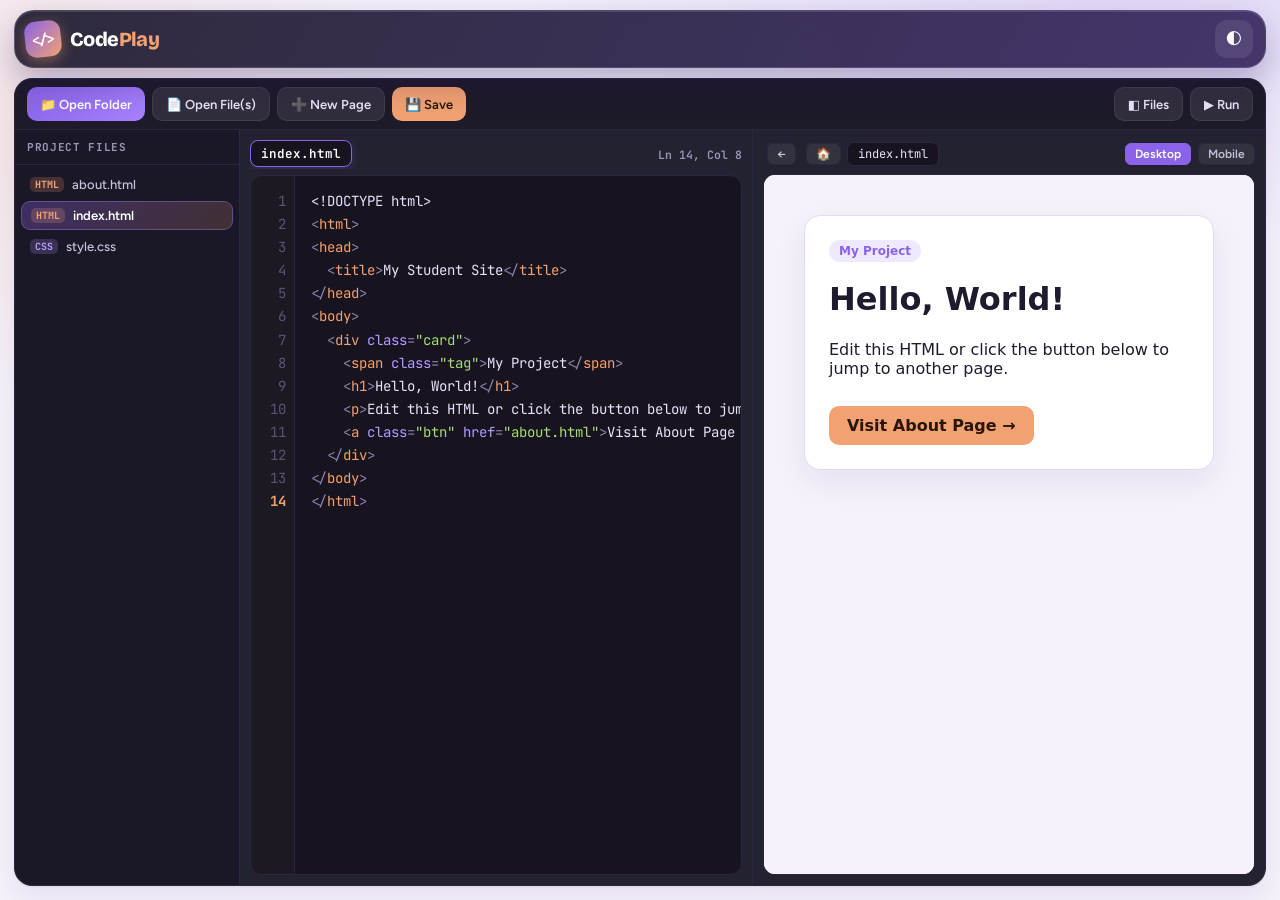
<file: playground.html>
<!DOCTYPE html>
<html lang="en">
<head>
  <meta charset="UTF-8" />
  <meta name="viewport" content="width=device-width, initial-scale=1.0" />
  <title>Playground — Multi-File & Folder Studio</title>
  <!-- Matching Google Fonts from your theme -->
  <link rel="preconnect" href="https://fonts.googleapis.com" />
  <link rel="preconnect" href="https://fonts.gstatic.com" crossorigin />
  <link href="https://fonts.googleapis.com/css2?family=Bricolage+Grotesque:wght@700;800&family=Figtree:wght@400;500;600;700&family=JetBrains+Mono:ital,wght@0,400;0,600;0,700;1,400&display=swap" rel="stylesheet" />
  <style>
    /* ============================================================
       YOUR EXACT DESIGN SYSTEM TOKENS & BASE STYLES
       ============================================================ */
    :root {
      --bg: #f5f2fb;
      --panel: #fff;
      --line: #e2dbf2;
      --ink: #1f1b2e;
      --soft: #625b78;
      --accent: #8a63e8;
      --at: #efe9ff;
      --peach: #f2a272;
      --pt: #fff1e8;
      --pd: #b5622f;
      --ok: #1f9d63;
      --bad: #d6414f;
      --code: #17141f;
      --cl: #2c2640;
      --ct: #e8e3fa;
      --bar: #232230;
      --sh: 0 1px 2px rgba(40, 20, 90, .06), 0 12px 32px rgba(40, 20, 90, .08);
      --display: "Bricolage Grotesque", "Trebuchet MS", system-ui, sans-serif;
      --sans: "Figtree", "Segoe UI", system-ui, sans-serif;
      --mono: "JetBrains Mono", Consolas, Menlo, monospace;
      box-sizing: border-box;
      padding-top: env(safe-area-inset-top, 0px);
      padding-bottom: env(safe-area-inset-bottom, 0px);
      color-scheme: light;
    }

    @media (prefers-color-scheme: dark) {
      :root:not([data-theme="light"]) {
        --bg: #13101c;
        --panel: #1c1829;
        --line: #342c4c;
        --ink: #efeaff;
        --soft: #a69fc0;
        --accent: #a98bff;
        --at: #2a2145;
        --pt: #33241f;
        --pd: #ffb88f;
        --ok: #4fd699;
        --bad: #ff7b86;
        --code: #0f0c17;
        --sh: 0 12px 32px rgba(0, 0, 0, .4);
        color-scheme: dark;
      }
    }

    :root[data-theme="dark"] {
      --bg: #13101c;
      --panel: #1c1829;
      --line: #342c4c;
      --ink: #efeaff;
      --soft: #a69fc0;
      --accent: #a98bff;
      --at: #2a2145;
      --pt: #33241f;
      --pd: #ffb88f;
      --ok: #4fd699;
      --bad: #ff7b86;
      --code: #0f0c17;
      --sh: 0 12px 32px rgba(0, 0, 0, .4);
      color-scheme: dark;
    }

    * {
      box-sizing: border-box;
      margin: 0;
      padding: 0;
      -webkit-tap-highlight-color: transparent;
    }

    body {
      background:
        radial-gradient(900px 420px at 88% -4%, rgba(138, 99, 232, .18), transparent 70%),
        radial-gradient(700px 420px at -4% 14%, rgba(242, 162, 114, .16), transparent 70%),
        var(--bg);
      background-attachment: fixed;
      color: var(--ink);
      font: 400 16px/1.6 var(--sans);
      height: 100dvh;
      display: flex;
      flex-direction: column;
      overflow: hidden;
    }

    button {
      font: inherit;
      color: inherit;
      cursor: pointer;
    }

    :focus-visible {
      outline: 3px solid var(--peach);
      outline-offset: 2px;
    }

    /* ============================================================
       MATCHING HEADER (.nb)
       ============================================================ */
    header {
      padding: 10px 14px;
      flex: none;
    }

    .nb {
      height: 58px;
      display: flex;
      align-items: center;
      justify-content: space-between;
      gap: 10px;
      padding: 0 12px 0 10px;
      border-radius: 20px;
      background: linear-gradient(120deg, rgba(30, 27, 46, .93), rgba(56, 40, 96, .93));
      -webkit-backdrop-filter: blur(18px) saturate(160%);
      backdrop-filter: blur(18px) saturate(160%);
      border: 1px solid rgba(255, 255, 255, .14);
      box-shadow: 0 14px 34px rgba(40, 20, 90, .3), inset 0 1px 0 rgba(255, 255, 255, .12);
    }

    .l, .r {
      display: flex;
      align-items: center;
      gap: 10px;
    }

    .logo {
      display: flex;
      align-items: center;
      gap: 9px;
      text-decoration: none;
      color: #fff;
    }

    .lb {
      width: 36px;
      height: 36px;
      border-radius: 11px;
      display: grid;
      place-items: center;
      background: linear-gradient(135deg, var(--accent), var(--peach));
      font: 700 14px var(--mono);
      box-shadow: 0 4px 14px rgba(242, 162, 114, .4);
      transform: rotate(-6deg);
      transition: transform .25s;
    }

    .logo:hover .lb {
      transform: rotate(4deg) scale(1.06);
    }

    .wm {
      font: 800 20px var(--display);
      letter-spacing: -.03em;
    }

    .wm i {
      font-style: normal;
      color: var(--peach);
    }

    .ib {
      width: 38px;
      height: 38px;
      border-radius: 12px;
      border: 0;
      background: rgba(255, 255, 255, .09);
      color: #fff;
      display: grid;
      place-items: center;
      font-size: 16px;
      transition: background .2s, transform .15s;
    }

    .ib:hover {
      background: rgba(255, 255, 255, .18);
    }

    .ib:active {
      transform: scale(.92);
    }

    /* ============================================================
       PLAYGROUND SHELL (.play & .mt)
       ============================================================ */
    .play {
      display: flex;
      flex-direction: column;
      flex: 1;
      min-height: 0;
      background: var(--bar);
      margin: 0 14px 14px;
      border-radius: 18px;
      overflow: hidden;
      border: 1px solid var(--cl);
      box-shadow: var(--sh);
    }

    /* Top Studio Action Bar (.mt) */
    .mt {
      display: flex;
      align-items: center;
      justify-content: space-between;
      gap: 8px;
      padding: 8px 12px;
      background: #1d1a29;
      border-bottom: 1px solid var(--cl);
      color: #fff;
      flex-wrap: wrap;
    }

    .btn {
      border: 0;
      border-radius: 10px;
      padding: 6px 13px;
      font: 600 13px var(--sans);
      background: var(--peach);
      color: #2a1608;
      min-height: 34px;
      display: inline-flex;
      align-items: center;
      gap: 6px;
      justify-content: center;
      text-decoration: none;
      transition: filter .15s, transform .12s;
    }

    .btn:hover:not(:disabled) {
      filter: brightness(1.07);
    }

    .btn:active:not(:disabled) {
      transform: scale(.97);
    }

    .btn.g {
      background: rgba(255, 255, 255, .09);
      color: #e8e3fa;
      border: 1px solid rgba(255, 255, 255, .08);
    }

    .btn.g:hover:not(:disabled) {
      background: rgba(255, 255, 255, .16);
      filter: none;
    }

    .btn.ac {
      background: linear-gradient(135deg, var(--accent), #a682ff);
      color: #fff;
    }

    .btn:disabled {
      opacity: .4;
      cursor: not-allowed;
    }

    .sv {
      font: 12px var(--mono);
      color: #a9dc76;
      opacity: 0;
      transition: opacity .25s;
    }

    .sv.v {
      opacity: 1;
    }

    /* ============================================================
       WORKSPACE COLUMNS: FOLDER SIDEBAR + EDITOR + PREVIEW
       ============================================================ */
    .ws {
      display: flex;
      flex: 1;
      min-height: 0;
    }

    /* Folder Explorer Drawer */
    .fd {
      width: 225px;
      flex: none;
      background: #1a1726;
      border-right: 1px solid var(--cl);
      display: flex;
      flex-direction: column;
      user-select: none;
    }

    .fd-h {
      padding: 10px 12px;
      font: 700 11px var(--mono);
      text-transform: uppercase;
      letter-spacing: .06em;
      color: #9c95b8;
      border-bottom: 1px solid var(--cl);
      display: flex;
      align-items: center;
      justify-content: space-between;
      gap: 6px;
    }

    .fd-h span {
      overflow: hidden;
      text-overflow: ellipsis;
      white-space: nowrap;
    }

    .fd-list {
      flex: 1;
      overflow-y: auto;
      padding: 6px;
      display: flex;
      flex-direction: column;
      gap: 3px;
    }

    .fi {
      display: flex;
      align-items: center;
      gap: 8px;
      padding: 6px 9px;
      border-radius: 9px;
      font: 500 13px var(--sans);
      color: #c9c4de;
      cursor: pointer;
      white-space: nowrap;
      overflow: hidden;
      text-overflow: ellipsis;
      transition: background .15s, color .15s;
    }

    .fi:hover {
      background: rgba(255, 255, 255, .07);
      color: #fff;
    }

    .fi.on {
      background: linear-gradient(135deg, rgba(138, 99, 232, .32), rgba(242, 162, 114, .18));
      border: 1px solid rgba(169, 139, 255, .35);
      color: #fff;
      font-weight: 600;
    }

    .ext-pill {
      font: 700 10px var(--mono);
      padding: 1px 5px;
      border-radius: 5px;
      text-transform: uppercase;
      flex-shrink: 0;
    }

    .ext-html { background: rgba(242, 162, 114, .2); color: #f2a272; }
    .ext-css  { background: rgba(183, 156, 255, .2); color: #b79cff; }
    .ext-js   { background: rgba(169, 220, 118, .2); color: #a9dc76; }
    .ext-txt  { background: rgba(255, 255, 255, .12); color: #c9c4de; }

    /* Editor & Preview Panes (.pn) */
    .pn {
      flex: 1;
      display: flex;
      flex-direction: column;
      padding: 10px;
      min-width: 0;
      min-height: 0;
    }

    .pn + .pn {
      border-left: 1px solid var(--cl);
    }

    .ph {
      display: flex;
      align-items: center;
      justify-content: space-between;
      gap: 8px;
      margin-bottom: 6px;
      color: #9c95b8;
      font: 600 12.5px var(--sans);
      min-height: 28px;
    }

    /* File Tabs inside Editor Header */
    .ftabs {
      display: flex;
      align-items: center;
      gap: 4px;
      overflow-x: auto;
      flex: 1;
      padding-bottom: 2px;
    }

    .ftab {
      display: inline-flex;
      align-items: center;
      gap: 7px;
      padding: 4px 10px;
      border-radius: 8px;
      background: rgba(255, 255, 255, .05);
      border: 1px solid transparent;
      color: #9c95b8;
      font: 600 12.5px var(--mono);
      cursor: pointer;
      white-space: nowrap;
      transition: all .15s;
    }

    .ftab:hover {
      background: rgba(255, 255, 255, .1);
      color: #fff;
    }

    .ftab.on {
      background: var(--code);
      color: #fff;
      border-color: var(--accent);
      box-shadow: 0 2px 10px rgba(138, 99, 232, .25);
    }

    .ftab .dot {
      color: var(--peach);
      font-size: 10px;
    }

    .ftab .x {
      font-size: 14px;
      line-height: 1;
      color: #8e85b0;
      padding: 0 3px;
      border-radius: 4px;
    }

    .ftab .x:hover {
      background: rgba(255, 255, 255, .15);
      color: #fff;
    }

    /* Syntax-Highlighted Code Box (matching your .cw / .cp tokens!) */
    .cw-edit {
      flex: 1;
      display: flex;
      border-radius: 12px;
      overflow: hidden;
      background: var(--code);
      border: 1px solid var(--cl);
      position: relative;
      transition: border-color .2s;
    }

    .cw-edit:focus-within {
      border-color: var(--peach);
    }

    .lnums {
      width: 44px;
      padding: 14px 8px 14px 0;
      text-align: right;
      font: 400 14px/1.65 var(--mono);
      color: #5c5478;
      background: rgba(255, 255, 255, .02);
      border-right: 1px solid var(--cl);
      user-select: none;
      overflow: hidden;
      flex: none;
    }

    .lnums div.cur {
      color: var(--peach);
      font-weight: 700;
    }

    .estack {
      position: relative;
      flex: 1;
      overflow: hidden;
    }

    .clayer {
      position: absolute;
      inset: 0;
      margin: 0;
      padding: 14px 16px;
      font: 400 14px/1.65 var(--mono);
      letter-spacing: 0;
      tab-size: 2;
      white-space: pre;
      overflow: auto;
      border: 0;
      outline: 0;
    }

    pre#hl {
      pointer-events: none;
      color: var(--ct);
      z-index: 1;
    }

    textarea#ci {
      background: transparent;
      color: transparent;
      caret-color: var(--peach);
      resize: none;
      z-index: 2;
    }

    textarea#ci::selection {
      background: rgba(138, 99, 232, .38);
    }

    /* Your exact theme syntax colors + CSS/JS complements */
    .tk-tag  { color: #f2a272; }
    .tk-punc { color: #8e85b0; }
    .tk-attr { color: #b79cff; }
    .tk-str  { color: #a9dc76; }
    .tk-kw   { color: #ff85b3; font-weight: 600; }
    .tk-fn   { color: #78dce8; }
    .tk-doc  { color: #8e85b0; font-style: italic; }

    /* Preview Frame & Desktop/Mobile Switcher (.fw, .vb, #lo.mob) */
    .vb {
      background: rgba(255, 255, 255, .07);
      border: 1px solid var(--cl);
      color: #c4c0d8;
      font: 600 12px var(--sans);
      padding: 3px 9px;
      border-radius: 6px;
      margin-left: 4px;
    }

    .vb.on {
      background: var(--accent);
      color: #fff;
      border-color: var(--accent);
    }

    .url-bar {
      display: flex;
      align-items: center;
      gap: 6px;
      flex: 1;
      min-width: 0;
    }

    .url-pill {
      background: var(--code);
      border: 1px solid var(--cl);
      color: var(--ct);
      font: 12px var(--mono);
      padding: 3px 10px;
      border-radius: 7px;
      overflow: hidden;
      text-overflow: ellipsis;
      white-space: nowrap;
      max-width: 220px;
    }

    .fw {
      flex: 1;
      display: flex;
      justify-content: center;
      align-items: stretch;
      background: #1a1624;
      border-radius: 12px;
      border: 1px solid var(--cl);
      overflow: hidden;
      padding: 0;
      transition: padding .2s;
    }

    .fw.mobile-mode {
      padding: 10px;
    }

    #lo {
      width: 100%;
      height: 100%;
      border: 0;
      background: #fff;
      transition: width .25s ease;
    }

    #lo.mob {
      width: 375px;
      max-width: 100%;
      border: 6px solid #332f4a;
      border-top-width: 22px;
      border-radius: 16px;
    }

    .hide {
      display: none !important;
    }

    /* Scrollbars */
    ::-webkit-scrollbar { width: 7px; height: 7px; }
    ::-webkit-scrollbar-track { background: transparent; }
    ::-webkit-scrollbar-thumb { background: var(--cl); border-radius: 99px; }

    @media (max-width: 820px) {
      header { padding: 8px; }
      .nb { height: 54px; }
      .play { margin: 0 8px 8px; }
      .ws { flex-direction: column; }
      .fd { width: 100%; max-height: 120px; border-right: 0; border-bottom: 1px solid var(--cl); }
      .pn + .pn { border-left: 0; border-top: 1px solid var(--cl); }
      textarea#ci, pre#hl, .lnums { font-size: 15px; }
    }

    @media (max-width: 520px) {
      .wm { display: none; }
    }
  </style>
</head>
<body>

  <!-- Matching Glassmorphic Navbar (.nb) -->
  <header>
    <div class="nb">
      <div class="l">
        <a href="index.html" class="logo" title="Back to Lessons">
          <div class="lb">&lt;/&gt;</div>
          <span class="wm">Code<i>Play</i></span>
        </a>
      </div>
      <div class="r">
        <span class="sv" id="saveBadge">Saved ✓</span>
        <button class="ib" id="themeBtn" title="Toggle Light / Dark Theme">🌓</button>
      </div>
    </div>
  </header>

  <!-- Main Playground Card (.play) -->
  <div class="play">
    <!-- Top Studio Toolbar (.mt) -->
    <div class="mt">
      <div class="l" style="flex-wrap:wrap;gap:7px">
        <button class="btn ac" id="openFolderBtn">📁 Open Folder</button>
        <button class="btn g" id="openFileBtn">📄 Open File(s)</button>
        <button class="btn g" id="newBtn">➕ New Page</button>
        <button class="btn" id="saveBtn">💾 Save</button>
      </div>
      <div class="r" style="gap:7px">
        <button class="btn g" id="toggleFolderBtn" title="Show/Hide Project Files">◧ Files</button>
        <button class="btn g" id="runBtn">▶ Run</button>
      </div>
    </div>

    <!-- 3-Pane Workspace (.ws) -->
    <div class="ws">
      <!-- Left Project Folder Explorer -->
      <aside class="fd" id="folderDrawer">
        <div class="fd-h">
          <span id="folderTitle">Project Files</span>
        </div>
        <div class="fd-list" id="fileTree"></div>
      </aside>

      <!-- Center Code Editor Pane (.pn) -->
      <div class="pn">
        <div class="ph">
          <div class="ftabs" id="tabBar"></div>
          <span id="cursorPos" style="font-family:var(--mono);font-size:11.5px;flex:none;">Ln 1, Col 1</span>
        </div>
        <div class="cw-edit">
          <div class="lnums" id="lineNums"><div>1</div></div>
          <div class="estack">
            <pre id="hl" class="clayer" aria-hidden="true"></pre>
            <textarea
              id="ci"
              class="clayer"
              spellcheck="false"
              autocapitalize="off"
              autocomplete="off"
              autocorrect="off"
              placeholder="Write HTML, CSS, or JS here..."
            ></textarea>
          </div>
        </div>
      </div>

      <!-- Right Live Preview Pane (.pn) -->
      <div class="pn">
        <div class="ph">
          <div class="url-bar">
            <button class="vb" id="backBtn" disabled title="Previous Page">←</button>
            <button class="vb" id="homeBtn" title="Home (index.html)">🏠</button>
            <span class="url-pill" id="previewUrl">index.html</span>
          </div>
          <div style="flex:none">
            <button class="vb on" id="deskBtn">Desktop</button>
            <button class="vb" id="mobBtn">Mobile</button>
          </div>
        </div>
        <div class="fw" id="frameWrap">
          <iframe id="lo" sandbox="allow-scripts allow-modals"></iframe>
        </div>
      </div>
    </div>
  </div>

  <!-- Fallbacks for Safari / Firefox / Mobile -->
  <input type="file" id="fallbackFiles" multiple class="hide" />
  <input type="file" id="fallbackFolder" webkitdirectory directory multiple class="hide" />

  <script>
    // DOM References
    const themeBtn = document.getElementById('themeBtn');
    const openFolderBtn = document.getElementById('openFolderBtn');
    const openFileBtn = document.getElementById('openFileBtn');
    const newBtn = document.getElementById('newBtn');
    const saveBtn = document.getElementById('saveBtn');
    const toggleFolderBtn = document.getElementById('toggleFolderBtn');
    const runBtn = document.getElementById('runBtn');
    const saveBadge = document.getElementById('saveBadge');

    const folderDrawer = document.getElementById('folderDrawer');
    const folderTitle = document.getElementById('folderTitle');
    const fileTree = document.getElementById('fileTree');
    const tabBar = document.getElementById('tabBar');
    const lineNums = document.getElementById('lineNums');
    const hl = document.getElementById('hl');
    const ci = document.getElementById('ci');
    const cursorPos = document.getElementById('cursorPos');

    const backBtn = document.getElementById('backBtn');
    const homeBtn = document.getElementById('homeBtn');
    const previewUrl = document.getElementById('previewUrl');
    const deskBtn = document.getElementById('deskBtn');
    const mobBtn = document.getElementById('mobBtn');
    const frameWrap = document.getElementById('frameWrap');
    const lo = document.getElementById('lo');

    const fallbackFiles = document.getElementById('fallbackFiles');
    const fallbackFolder = document.getElementById('fallbackFolder');

    // State
    let projectFiles = [];
    let openTabIds = [];
    let activeId = null;
    let previewFileId = null;
    let previewHistory = [];
    let rootFolderHandle = null;
    let nextId = 1;
    let typingTimer = null;

    const ignoredDirs = new Set(['node_modules', '.git', '.vscode', '__pycache__']);
    const allowedExt = /\.(html?|css|js|jsx|ts|tsx|json|md|txt|py|java|c|cpp|php|sql|svg)$/i;

    /* ============================================================
       THEME & VIEWPORT TOGGLES
       ============================================================ */
    themeBtn.addEventListener('click', () => {
      const root = document.documentElement;
      const isDark = root.getAttribute('data-theme') === 'dark' ||
        (!root.hasAttribute('data-theme') && matchMedia('(prefers-color-scheme: dark)').matches);
      root.setAttribute('data-theme', isDark ? 'light' : 'dark');
    });

    deskBtn.addEventListener('click', () => {
      lo.classList.remove('mob');
      frameWrap.classList.remove('mobile-mode');
      deskBtn.classList.add('on');
      mobBtn.classList.remove('on');
    });

    mobBtn.addEventListener('click', () => {
      lo.classList.add('mob');
      frameWrap.classList.add('mobile-mode');
      mobBtn.classList.add('on');
      deskBtn.classList.remove('on');
    });

    toggleFolderBtn.addEventListener('click', () => {
      folderDrawer.classList.toggle('hide');
    });

    function flashSaved(text = 'Saved ✓') {
      saveBadge.textContent = text;
      saveBadge.classList.add('v');
      clearTimeout(saveBadge._t);
      saveBadge._t = setTimeout(() => saveBadge.classList.remove('v'), 2000);
    }

    /* ============================================================
       SYNTAX HIGHLIGHTING (Matching .tk-tag, .tk-attr, .tk-str, .tk-doc)
       ============================================================ */
    function escapeHtml(s) {
      return s.replace(/&/g, '&amp;').replace(/</g, '&lt;').replace(/>/g, '&gt;');
    }

    function highlightSyntax(code, filename) {
      const ext = filename.split('.').pop().toLowerCase();
      let out = escapeHtml(code);

      if (ext === 'html' || ext === 'htm' || ext === 'svg') {
        out = out.replace(/(&lt;!--[\s\S]*?--&gt;)/g, '<span class="tk-doc">$1</span>');
        out = out.replace(/(&lt;\/?)([a-zA-Z0-9-]+)([\s\S]*?)(\/?&gt;)/g, (_, open, tag, attrs, close) => {
          const coloredAttrs = attrs.replace(
            /\s([a-zA-Z0-9-]+)(=)("[^"]*"|'[^']*')/g,
            ' <span class="tk-attr">$1</span><span class="tk-punc">$2</span><span class="tk-str">$3</span>'
          );
          return `<span class="tk-punc">${open}</span><span class="tk-tag">${tag}</span>${coloredAttrs}<span class="tk-punc">${close}</span>`;
        });
      } else if (ext === 'css') {
        out = out.replace(/(\/\*[\s\S]*?\*\/)/g, '<span class="tk-doc">$1</span>');
        out = out.replace(/([a-zA-Z-]+)(\s*:\s*)([^;{}]+)(;?)/g,
          '<span class="tk-attr">$1</span><span class="tk-punc">$2</span><span class="tk-str">$3</span><span class="tk-punc">$4</span>');
        out = out.replace(/^([^{}\n]+)(\{)/gm, '<span class="tk-tag">$1</span><span class="tk-punc">$2</span>');
      } else if (ext === 'js' || ext === 'ts') {
        out = out.replace(
          /(\/\/.*$|\/\*[\s\S]*?\*\/)|("(?:\\.|[^"\\])*"|'(?:\\.|[^'\\])*'|`(?:\\.|[^`\\])*`)|\b(const|let|var|function|return|if|else|for|while|switch|case|break|new|class|import|export|from|async|await|try|catch|true|false|null|undefined)\b|\b(\d+(?:\.\d+)?)\b|\b([a-zA-Z_$][\w$]*)(?=\s*\()/gm,
          (m, cmt, str, kw, num, fn) => {
            if (cmt) return `<span class="tk-doc">${cmt}</span>`;
            if (str) return `<span class="tk-str">${str}</span>`;
            if (kw)  return `<span class="tk-kw">${kw}</span>`;
            if (num) return `<span class="tk-tag">${num}</span>`;
            if (fn)  return `<span class="tk-fn">${fn}</span>`;
            return m;
          }
        );
      }

      if (out.endsWith('\n')) out += ' ';
      return out;
    }

    function syncEditorUI() {
      const file = getActiveFile();
      const code = ci.value;
      hl.innerHTML = highlightSyntax(code, file ? file.name : 'index.html');

      const before = code.substring(0, ci.selectionStart);
      const line = before.split('\n').length;
      const col = before.length - before.lastIndexOf('\n');
      cursorPos.textContent = `Ln ${line}, Col ${col}`;

      const total = code.split('\n').length;
      let html = '';
      for (let i = 1; i <= total; i++) {
        html += `<div class="${i === line ? 'cur' : ''}">${i}</div>`;
      }
      lineNums.innerHTML = html;
    }

    ci.addEventListener('scroll', () => {
      hl.scrollTop = ci.scrollTop;
      hl.scrollLeft = ci.scrollLeft;
      lineNums.scrollTop = ci.scrollTop;
    });

    ci.addEventListener('click', syncEditorUI);
    ci.addEventListener('keyup', syncEditorUI);

    // Smart Tab & Enter Indentation
    ci.addEventListener('keydown', (e) => {
      if (e.key === 'Tab') {
        e.preventDefault();
        const s = ci.selectionStart, end = ci.selectionEnd;
        ci.value = ci.value.substring(0, s) + '  ' + ci.value.substring(end);
        ci.selectionStart = ci.selectionEnd = s + 2;
        ci.dispatchEvent(new Event('input'));
      } else if (e.key === 'Enter') {
        const s = ci.selectionStart;
        const lineStart = ci.value.lastIndexOf('\n', s - 1) + 1;
        const indent = (ci.value.substring(lineStart, s).match(/^\s*/) || [''])[0];
        if (indent) {
          e.preventDefault();
          const end = ci.selectionEnd;
          ci.value = ci.value.substring(0, s) + '\n' + indent + ci.value.substring(end);
          ci.selectionStart = ci.selectionEnd = s + 1 + indent.length;
          ci.dispatchEvent(new Event('input'));
        }
      }
    });

    /* ============================================================
       FILE & FOLDER MANAGEMENT + MULTI-PAGE LINK NAVIGATION
       ============================================================ */
    function getFileById(id) { return projectFiles.find(f => f.id === id); }
    function getActiveFile() { return getFileById(activeId); }

    function getExtBadge(name) {
      const ext = name.split('.').pop().toLowerCase();
      if (ext === 'html' || ext === 'htm') return { text: 'HTML', cls: 'ext-html' };
      if (ext === 'css') return { text: 'CSS', cls: 'ext-css' };
      if (ext === 'js' || ext === 'ts') return { text: 'JS', cls: 'ext-js' };
      return { text: ext.slice(0, 4) || 'FILE', cls: 'ext-txt' };
    }

    function renderTree() {
      fileTree.innerHTML = '';
      if (!projectFiles.length) {
        fileTree.innerHTML = '<div style="padding:10px;font-size:12.5px;color:#8e85b0;">No files open yet.</div>';
        return;
      }

      [...projectFiles].sort((a, b) => a.path.localeCompare(b.path)).forEach(file => {
        const b = getExtBadge(file.name);
        const div = document.createElement('div');
        div.className = 'fi' + (file.id === activeId ? ' on' : '');
        div.title = file.path;
        div.innerHTML = `<span class="ext-pill ${b.cls}">${b.text}</span><span>${file.path}</span>`;
        div.onclick = () => openInTab(file.id, { syncPreview: file.name.endsWith('.html') });
        fileTree.appendChild(div);
      });
    }

    function renderTabs() {
      tabBar.innerHTML = '';
      openTabIds.forEach(id => {
        const file = getFileById(id);
        if (!file) return;

        const tab = document.createElement('div');
        tab.className = 'ftab' + (file.id === activeId ? ' on' : '');
        tab.onclick = () => switchTab(file.id, { syncPreview: file.name.endsWith('.html') });

        const label = document.createElement('span');
        label.innerHTML = `${file.name}${file.dirty ? ' <span class="dot">●</span>' : ''}`;

        const x = document.createElement('span');
        x.className = 'x';
        x.textContent = '×';
        x.onclick = (e) => { e.stopPropagation(); closeTab(file.id); };

        tab.appendChild(label);
        if (openTabIds.length > 1) tab.appendChild(x);
        tabBar.appendChild(tab);
      });
    }

    function openInTab(id, { syncPreview = false } = {}) {
      if (!openTabIds.includes(id)) openTabIds.push(id);
      switchTab(id, { syncPreview });
    }

    function switchTab(id, { syncPreview = false } = {}) {
      activeId = id;
      const file = getActiveFile();
      if (!file) return;

      ci.value = file.content;
      syncEditorUI();
      renderTree();
      renderTabs();

      if (syncPreview && file.name.endsWith('.html')) {
        navigatePreview(file.id, { recordHistory: false });
      } else if (!previewFileId) {
        updatePreview();
      }
    }

    function closeTab(id) {
      const file = getFileById(id);
      if (file && file.dirty && !confirm(`Close "${file.name}" without saving?`)) return;

      openTabIds = openTabIds.filter(tid => tid !== id);
      if (activeId === id) activeId = openTabIds[openTabIds.length - 1] || null;
      if (activeId) switchTab(activeId);
      else { ci.value = ''; syncEditorUI(); renderTree(); renderTabs(); }
    }

    // Resolve <a href="..."> relative links across project pages
    function resolveHref(currentPath, href) {
      const clean = href.split('#')[0].split('?')[0].trim();
      if (!clean) return null;
      const parts = currentPath.split('/');
      parts.pop();
      for (const seg of clean.split('/')) {
        if (!seg || seg === '.') continue;
        if (seg === '..') parts.pop();
        else parts.push(seg);
      }
      return parts.join('/');
    }

    function findLinkedFile(currentFile, href) {
      const resolved = resolveHref(currentFile.path, href);
      if (!resolved) return null;

      let match = projectFiles.find(f => f.path.toLowerCase() === resolved.toLowerCase());
      if (match) return match;

      match = projectFiles.find(f => {
        const sub = f.path.includes('/') ? f.path.split('/').slice(1).join('/') : f.path;
        return sub.toLowerCase() === resolved.toLowerCase();
      });
      if (match) return match;

      const base = resolved.split('/').pop().toLowerCase();
      return projectFiles.find(f => f.name.toLowerCase() === base) || null;
    }

    function navigatePreview(targetId, { recordHistory = true } = {}) {
      const target = getFileById(targetId);
      if (!target) return;
      if (recordHistory && previewFileId && previewFileId !== targetId) {
        previewHistory.push(previewFileId);
      }
      previewFileId = targetId;
      backBtn.disabled = previewHistory.length === 0;
      previewUrl.textContent = target.path;
      updatePreview();
    }

    function updatePreview() {
      const page = getFileById(previewFileId) || getActiveFile();
      if (!page) { lo.srcdoc = ''; return; }

      previewFileId = page.id;
      previewUrl.textContent = page.path;

      const cssBundle = projectFiles.filter(f => f.name.endsWith('.css')).map(f => f.content).join('\n');
      const jsBundle = projectFiles.filter(f => f.name.endsWith('.js')).map(f => f.content).join('\n');

      const linkHook =
        '<scr' + 'ipt>' +
        "document.addEventListener('click', function(e) {" +
        "  const a = e.target.closest('a[href]');" +
        "  if (!a) return;" +
        "  const href = a.getAttribute('href');" +
        "  if (!href || href.startsWith('#') || href.startsWith('mailto:') || href.startsWith('tel:')) return;" +
        "  if (/^https?:\\/\\//i.test(href)) {" +
        "    a.setAttribute('target', '_blank');" +
        "    a.setAttribute('rel', 'noopener noreferrer');" +
        "    return;" +
        "  }" +
        "  e.preventDefault();" +
        "  window.parent.postMessage({ type: 'PLAYGROUND_LINK', href: href }, '*');" +
        "});" +
        '</scr' + 'ipt>';

      let doc = '';
      if (page.name.endsWith('.html') || page.name.endsWith('.htm')) {
        doc = page.content;
        if (cssBundle) doc += `\n<style>${cssBundle}</style>`;
        if (jsBundle) doc += `\n<script>${jsBundle}<\/script>`;
        doc += `\n${linkHook}`;
      } else if (page.name.endsWith('.css')) {
        doc = `<!DOCTYPE html><html><body><script>${page.content}<\/script>${linkHook}</body></html>`;
      } else if (page.name.endsWith('.js')) {
        doc = `<!DOCTYPE html><html><body><script>${page.content}<\/script>${linkHook}</body></html>`;
      } else {
        doc = `<pre style="padding:14px;font-family:monospace;">${escapeHtml(page.content)}</pre>${linkHook}`;
      }

      lo.srcdoc = doc;
    }

    window.addEventListener('message', (e) => {
      if (!e.data || e.data.type !== 'PLAYGROUND_LINK') return;
      const cur = getFileById(previewFileId) || getActiveFile();
      if (!cur) return;

      const target = findLinkedFile(cur, e.data.href);
      if (target) {
        navigatePreview(target.id, { recordHistory: true });
        openInTab(target.id, { syncPreview: false });
      } else {
        alert(`Page "${e.data.href}" doesn't exist yet. Click "+ New Page" to create it!`);
      }
    });

    backBtn.addEventListener('click', () => {
      const prev = previewHistory.pop();
      if (prev) navigatePreview(prev, { recordHistory: false });
    });

    homeBtn.addEventListener('click', () => {
      const idx = projectFiles.find(f => f.name.toLowerCase() === 'index.html') || projectFiles[0];
      if (idx) navigatePreview(idx.id, { recordHistory: true });
    });

    async function scanFolder(dirHandle, prefix = '') {
      for await (const entry of dirHandle.values()) {
        const rel = prefix ? `${prefix}/${entry.name}` : entry.name;
        if (entry.kind === 'directory') {
          if (!ignoredDirs.has(entry.name)) await scanFolder(entry, rel);
        } else if (entry.kind === 'file' && allowedExt.test(entry.name)) {
          const f = await entry.getFile();
          projectFiles.push({
            id: nextId++,
            name: entry.name,
            path: rel,
            content: await f.text(),
            handle: entry,
            dirty: false
          });
        }
      }
    }

    openFolderBtn.addEventListener('click', async () => {
      if ('showDirectoryPicker' in window) {
        try {
          rootFolderHandle = await window.showDirectoryPicker({ mode: 'readwrite' });
          folderTitle.textContent = rootFolderHandle.name;
          projectFiles = [];
          openTabIds = [];
          activeId = null;
          previewFileId = null;
          previewHistory = [];

          await scanFolder(rootFolderHandle);
          renderTree();

          if (projectFiles.length) {
            const idx = projectFiles.find(f => f.name.toLowerCase() === 'index.html') || projectFiles[0];
            previewFileId = idx.id;
            openInTab(idx.id, { syncPreview: true });
          }
        } catch (err) {
          if (err.name !== 'AbortError') alert(err.message);
        }
      } else {
        fallbackFolder.click();
      }
    });

    fallbackFolder.addEventListener('change', async (e) => {
      const list = Array.from(e.target.files).filter(f => allowedExt.test(f.name));
      if (!list.length) return;

      rootFolderHandle = null;
      folderTitle.textContent = (list[0].webkitRelativePath || '').split('/')[0] || 'Folder';
      projectFiles = [];
      openTabIds = [];
      previewHistory = [];

      for (const f of list) {
        projectFiles.push({
          id: nextId++,
          name: f.name,
          path: f.webkitRelativePath || f.name,
          content: await f.text(),
          handle: null,
          dirty: false
        });
      }
      renderTree();
      if (projectFiles.length) {
        const idx = projectFiles.find(f => f.name.toLowerCase() === 'index.html') || projectFiles[0];
        previewFileId = idx.id;
        openInTab(idx.id, { syncPreview: true });
      }
      e.target.value = '';
    });

    function upsertFile(name, path, content, handle = null) {
      const existing = projectFiles.find(f => f.path === path);
      if (existing) {
        existing.content = content;
        existing.handle = handle;
        existing.dirty = false;
        openInTab(existing.id, { syncPreview: existing.name.endsWith('.html') });
      } else {
        const f = { id: nextId++, name, path, content, handle, dirty: false };
        projectFiles.push(f);
        openInTab(f.id, { syncPreview: f.name.endsWith('.html') });
      }
      renderTree();
    }

    openFileBtn.addEventListener('click', async () => {
      if ('showOpenFilePicker' in window) {
        try {
          const handles = await window.showOpenFilePicker({ multiple: true });
          for (const h of handles) {
            const f = await h.getFile();
            upsertFile(f.name, f.name, await f.text(), h);
          }
        } catch (err) {
          if (err.name !== 'AbortError') alert(err.message);
        }
      } else {
        fallbackFiles.click();
      }
    });

    fallbackFiles.addEventListener('change', async (e) => {
      for (const f of e.target.files) {
        upsertFile(f.name, f.name, await f.text(), null);
      }
      e.target.value = '';
    });

    newBtn.addEventListener('click', async () => {
      const name = prompt('New file name (e.g. about.html, style.css, script.js):', 'about.html');
      if (!name || !name.trim()) return;
      const clean = name.trim();

      let handle = null;
      let path = clean;
      if (rootFolderHandle && 'getFileHandle' in rootFolderHandle) {
        try {
          handle = await rootFolderHandle.getFileHandle(clean, { create: true });
          path = `${rootFolderHandle.name}/${clean}`;
        } catch (err) {
          alert('Could not create file in folder: ' + err.message);
        }
      }

      const starter = clean.endsWith('.html')
        ? `<!DOCTYPE html>\n<html>\n<head>\n  <title>${clean}</title>\n</head>\n<body>\n  <div class="card">\n    <h1>${clean}</h1>\n    <p>Edit this page or link back home!</p>\n    <a class="btn" href="index.html">← Back to Home</a>\n  </div>\n</body>\n</html>`
        : '';

      upsertFile(clean, path, starter, handle);
    });

    ci.addEventListener('input', () => {
      const file = getActiveFile();
      if (!file) return;
      file.content = ci.value;
      syncEditorUI();

      if (!file.dirty) {
        file.dirty = true;
        renderTabs();
      }
      clearTimeout(typingTimer);
      typingTimer = setTimeout(updatePreview, 250);
    });

    async function saveCurrentFile() {
      const file = getActiveFile();
      if (!file) return;

      if ('showSaveFilePicker' in window) {
        try {
          if (!file.handle) {
            file.handle = await window.showSaveFilePicker({ suggestedName: file.name });
            file.name = (await file.handle.getFile()).name;
          }
          const w = await file.handle.createWritable();
          await w.write(file.content);
          await w.close();
          file.dirty = false;
          renderTabs();
          flashSaved('Saved ✓');
        } catch (err) {
          if (err.name !== 'AbortError') alert(err.message);
        }
      } else {
        const blob = new Blob([file.content], { type: 'text/plain' });
        const a = document.createElement('a');
        a.href = URL.createObjectURL(blob);
        a.download = file.name;
        a.click();
        URL.revokeObjectURL(a.href);
        file.dirty = false;
        renderTabs();
        flashSaved('Downloaded ✓');
      }
    }

    saveBtn.addEventListener('click', saveCurrentFile);
    runBtn.addEventListener('click', updatePreview);

    window.addEventListener('keydown', (e) => {
      if ((e.ctrlKey || e.metaKey) && e.key.toLowerCase() === 's') {
        e.preventDefault();
        saveCurrentFile();
      }
    });

    // Seed initial starter pages matching your site's lavender & peach aesthetic
    const home = {
      id: nextId++,
      name: 'index.html',
      path: 'index.html',
      content: `<!DOCTYPE html>
<html>
<head>
  <title>My Student Site</title>
</head>
<body>
  <div class="card">
    <span class="tag">My Project</span>
    <h1>Hello, World!</h1>
    <p>Edit this HTML or click the button below to jump to another page.</p>
    <a class="btn" href="about.html">Visit About Page →</a>
  </div>
</body>
</html>`,
      handle: null,
      dirty: false
    };

    const about = {
      id: nextId++,
      name: 'about.html',
      path: 'about.html',
      content: `<!DOCTYPE html>
<html>
<head>
  <title>About Page</title>
</head>
<body>
  <div class="card">
    <span class="tag">Page 2</span>
    <h1>About Me</h1>
    <p>You jumped here using an HTML hyperlink!</p>
    <a class="btn" href="index.html">← Back to Home</a>
  </div>
</body>
</html>`,
      handle: null,
      dirty: false
    };

    const css = {
      id: nextId++,
      name: 'style.css',
      path: 'style.css',
      content: `body {
  font-family: system-ui, sans-serif;
  background: #f5f2fb;
  color: #1f1b2e;
  padding: 2rem;
}

.card {
  background: #ffffff;
  border: 1px solid #e2dbf2;
  border-radius: 16px;
  padding: 24px;
  max-width: 440px;
  box-shadow: 0 12px 32px rgba(40, 20, 90, 0.08);
}

.tag {
  background: #efe9ff;
  color: #8a63e8;
  font-size: 12px;
  font-weight: 700;
  padding: 4px 10px;
  border-radius: 99px;
}

.btn {
  display: inline-block;
  margin-top: 12px;
  padding: 10px 18px;
  background: #f2a272;
  color: #2a1608;
  text-decoration: none;
  border-radius: 10px;
  font-weight: 600;
}`,
      handle: null,
      dirty: false
    };

    projectFiles.push(home, about, css);
    previewFileId = home.id;
    renderTree();
    openInTab(home.id, { syncPreview: false });
    updatePreview();
  </script>
</body>
</html>
</file>
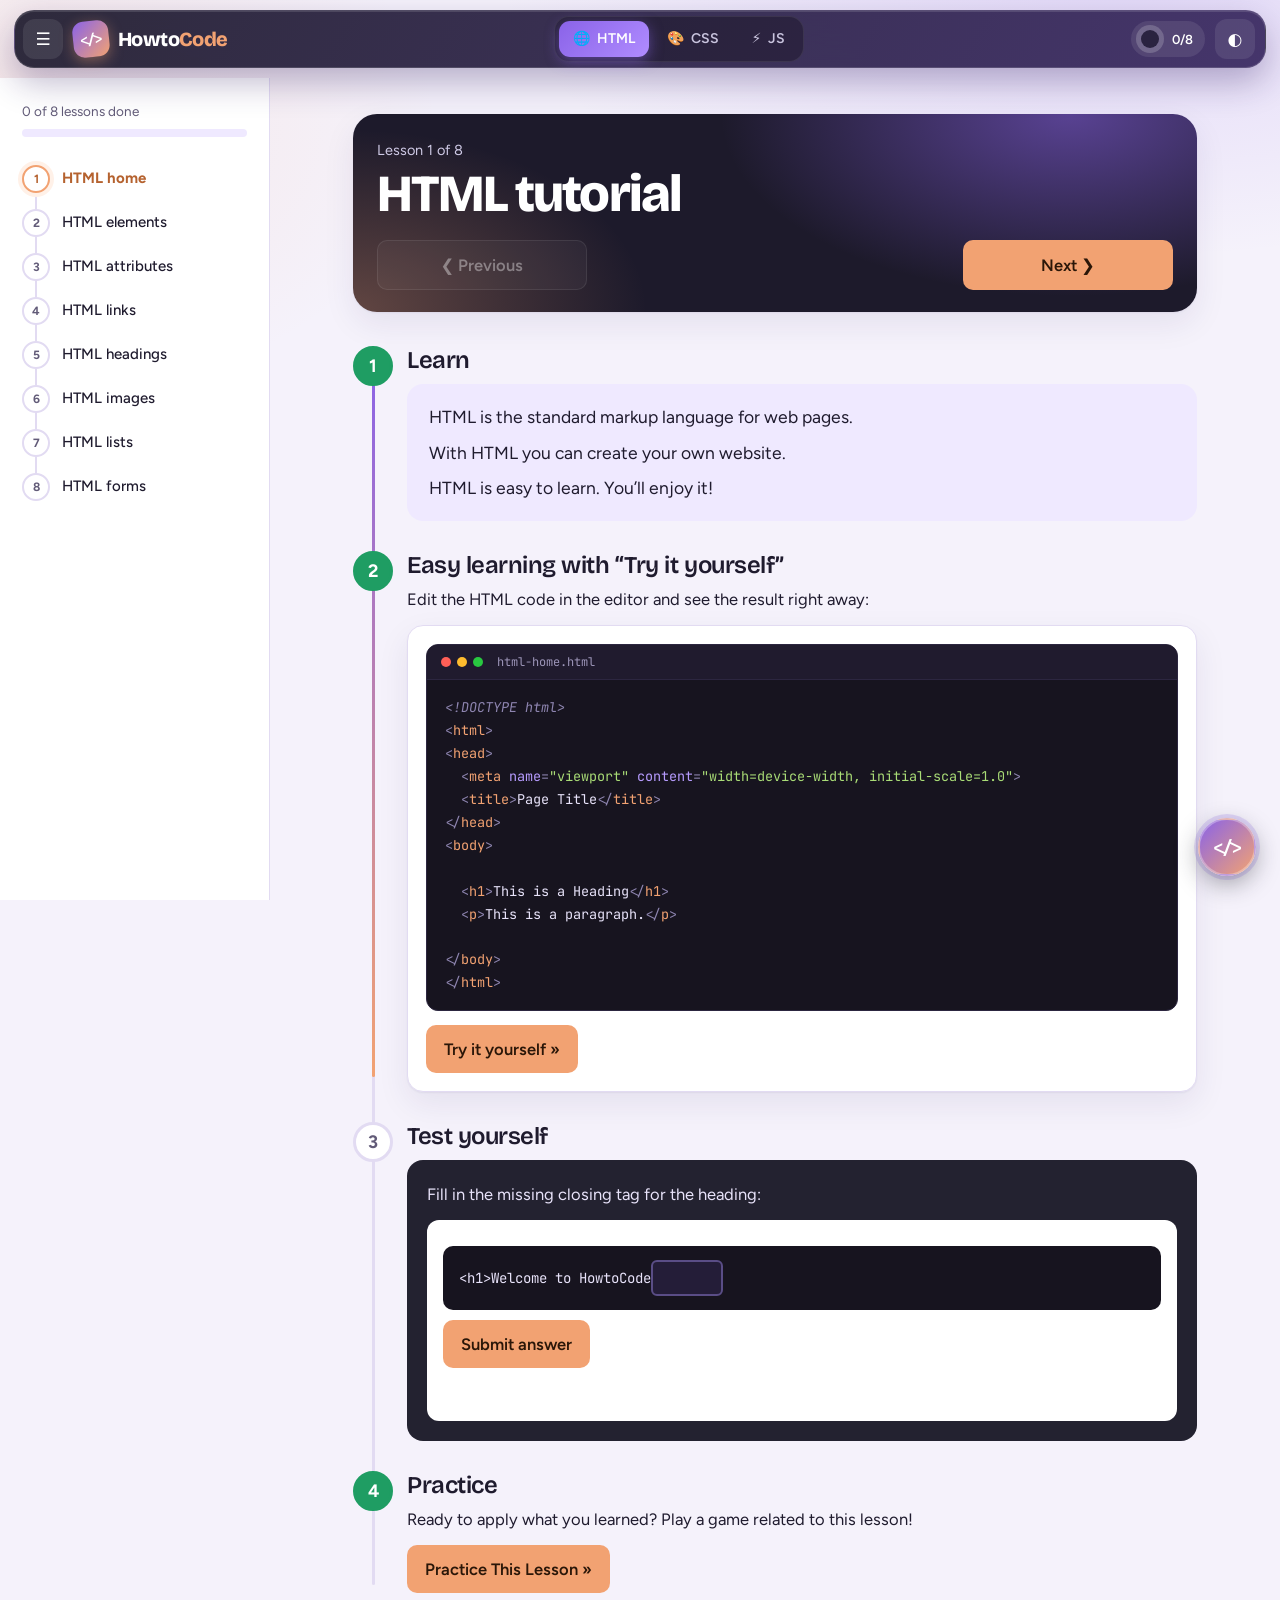
<file: tutorials.html>
<!DOCTYPE html>
<html lang="en">
<head>
<meta charset="UTF-8">
<meta name="viewport" content="width=device-width, initial-scale=1, viewport-fit=cover">
<title>HowtoCode: Tutorials</title>
<link rel="preconnect" href="https://fonts.googleapis.com">
<link rel="preconnect" href="https://fonts.gstatic.com" crossorigin>
<link href="https://fonts.googleapis.com/css2?family=Bricolage+Grotesque:wght@600;800&family=Figtree:wght@400;500;600&family=JetBrains+Mono:wght@400;600;700&display=swap" rel="stylesheet">
<link rel="stylesheet" href="styles.css">
</head>
<body>
<header><div class="nb">
<div class="l"><button class="ib" id="mtg" aria-label="Toggle lessons">&#9776;</button><a class="logo" href="index.html" title="Back to home"><span class="lb">&lt;/&gt;</span><span class="wm">Howto<i>Code</i></span></a></div>
<nav class="tabs" aria-label="Tutorials"><a data-k="html" href="#html-home"><b>&#127760;</b>HTML</a><a data-k="css" href="#css-home"><b>&#127912;</b>CSS</a><a data-k="js" href="#js-home"><b>&#9889;</b>JS</a></nav>
<div class="r"><div class="chip" id="ch" title="Lessons completed"><i></i><span id="chn">0/6</span></div><button class="ib" id="th" aria-label="Switch theme">&#9680;</button></div>
</div></header>
<div id="pg"></div>
<div class="ov" id="ov"></div>
<div class="wrap">
<aside id="sb"><div class="prog"><p id="pt"></p><div class="track"><div class="fill" id="pf"></div></div></div><div class="tl" id="ll"></div></aside>
<main id="mc"></main>
</div>

<!-- Floating button: opens the playground page -->
<a class="fab" id="fab" href="playground.html" target="_blank" rel="noopener noreferrer" title="Open code playground" aria-label="Open code playground">&lt;/&gt;</a>

<!-- "Try it yourself" popup -->
<div class="md" id="md">
<div class="mt"><div class="l"><button class="btn" id="run">Run &#10095;</button><span class="hint">Edit the code and press Run.</span></div><button class="btn g" id="cl">Close &#10005;</button></div>
<div class="ws"><div class="pn" id="ep"><div class="ph">Source code</div><textarea id="ci" spellcheck="false" autocapitalize="off" autocorrect="off" aria-label="Code editor"></textarea></div>
<div class="pn" id="pp"><div class="ph"><span>Live result</span><span><button class="vb on" id="vd">&#128187; Desktop</button><button class="vb" id="vm">&#128241; Mobile</button><button class="vb" id="vf">&#10530; Full</button></span></div><div class="fw"><iframe id="lo" title="Live result" sandbox="allow-scripts allow-modals"></iframe></div></div></div>
</div>
<script src="script.js"></script>
</body>
</html>
</file>
<file: styles.css>
:root{--bg:#f5f2fb;--panel:#fff;--line:#e2dbf2;--ink:#1f1b2e;--soft:#625b78;--accent:#8a63e8;--at:#efe9ff;--peach:#f2a272;--pt:#fff1e8;--pd:#b5622f;--ok:#1f9d63;--bad:#d6414f;--code:#17141f;--cl:#2c2640;--ct:#e8e3fa;--bar:#232230;--sh:0 1px 2px rgba(40,20,90,.06),0 12px 32px rgba(40,20,90,.08);
--display:"Bricolage Grotesque","Trebuchet MS",system-ui,sans-serif;--sans:"Figtree","Segoe UI",system-ui,sans-serif;--mono:"JetBrains Mono",Consolas,Menlo,monospace;
box-sizing:border-box;padding-top:env(safe-area-inset-top,0px);padding-bottom:env(safe-area-inset-bottom,0px);color-scheme:light}
@media(prefers-color-scheme:dark){:root:not([data-theme="light"]){--bg:#13101c;--panel:#1c1829;--line:#342c4c;--ink:#efeaff;--soft:#a69fc0;--accent:#a98bff;--at:#2a2145;--pt:#33241f;--pd:#ffb88f;--ok:#4fd699;--bad:#ff7b86;--code:#0f0c17;--sh:0 12px 32px rgba(0,0,0,.4);color-scheme:dark}}
:root[data-theme="dark"]{--bg:#13101c;--panel:#1c1829;--line:#342c4c;--ink:#efeaff;--soft:#a69fc0;--accent:#a98bff;--at:#2a2145;--pt:#33241f;--pd:#ffb88f;--ok:#4fd699;--bad:#ff7b86;--code:#0f0c17;--sh:0 12px 32px rgba(0,0,0,.4);color-scheme:dark}
html{scroll-padding-top:env(safe-area-inset-top,0px)}
*{box-sizing:border-box;margin:0;padding:0;-webkit-tap-highlight-color:transparent}
body{background:radial-gradient(900px 420px at 88% -4%,rgba(138,99,232,.18),transparent 70%),radial-gradient(700px 420px at -4% 14%,rgba(242,162,114,.16),transparent 70%),var(--bg);background-attachment:fixed;color:var(--ink);font:400 16.5px/1.7 var(--sans);overflow-x:hidden}
body.ns{overflow:hidden}
body::before{content:"";position:fixed;inset:0 0 auto;height:env(safe-area-inset-top,0px);background:var(--bg);z-index:1300}
button{font:inherit;color:inherit;cursor:pointer}
:focus-visible{outline:3px solid var(--peach);outline-offset:2px}
header{position:sticky;top:env(safe-area-inset-top,0px);z-index:1200;padding:10px 14px;pointer-events:none}
.nb{pointer-events:auto;height:58px;display:flex;align-items:center;justify-content:space-between;gap:10px;padding:0 10px 0 8px;border-radius:20px;background:linear-gradient(120deg,rgba(30,27,46,.93),rgba(56,40,96,.93));-webkit-backdrop-filter:blur(18px) saturate(160%);backdrop-filter:blur(18px) saturate(160%);border:1px solid rgba(255,255,255,.14);box-shadow:0 14px 34px rgba(40,20,90,.3),inset 0 1px 0 rgba(255,255,255,.12)}
.l,.r{display:flex;align-items:center;gap:10px}
.ib{width:40px;height:40px;border-radius:12px;border:0;background:rgba(255,255,255,.09);color:#fff;display:grid;place-items:center;font-size:17px;transition:background .2s,transform .15s}
.ib:hover{background:rgba(255,255,255,.18)}.ib:active{transform:scale(.92)}
.logo{display:flex;align-items:center;gap:9px;text-decoration:none;color:#fff}
.lb{width:36px;height:36px;border-radius:11px;display:grid;place-items:center;background:linear-gradient(135deg,var(--accent),var(--peach));font:700 14px var(--mono);box-shadow:0 4px 14px rgba(242,162,114,.4);transform:rotate(-6deg);transition:transform .25s}
.logo:hover .lb{transform:rotate(4deg) scale(1.06)}
.wm{font:800 20px var(--display);letter-spacing:-.03em}.wm i{font-style:normal;color:var(--peach)}
.tabs{display:flex;gap:4px;padding:4px;border-radius:15px;background:rgba(0,0,0,.28);border:1px solid rgba(255,255,255,.08)}
.tabs a{display:flex;align-items:center;gap:7px;padding:0 14px;height:36px;border-radius:11px;font-weight:600;font-size:14px;color:#c9c4de;text-decoration:none;transition:background .2s,color .2s}
.tabs a:hover{color:#fff;background:rgba(255,255,255,.1)}
.tabs a.on{color:#fff;background:linear-gradient(135deg,var(--accent),#b08cff);box-shadow:0 4px 14px rgba(138,99,232,.5)}
.chip{--p:0;display:flex;align-items:center;gap:8px;padding:4px 12px 4px 5px;border-radius:99px;background:rgba(255,255,255,.09);color:#fff;font:600 13px var(--sans)}
.chip i{width:28px;height:28px;border-radius:50%;background:conic-gradient(var(--peach) calc(var(--p)*1%),rgba(255,255,255,.18) 0);display:grid;place-items:center}
.chip i::after{content:"";width:18px;height:18px;border-radius:50%;background:#2a2340}
.wrap{display:flex}
aside{width:270px;flex:none;position:sticky;top:calc(78px + env(safe-area-inset-top,0px));height:calc(100dvh - 78px - env(safe-area-inset-top,0px));overflow:auto;padding:22px 16px;border-right:1px solid var(--line);background:var(--panel);transition:margin .28s}
aside.hide{margin-left:-270px}
.prog{margin:0 6px 20px}.prog p{font-size:13.5px;color:var(--soft);margin-bottom:6px}
.track{height:8px;border-radius:8px;background:var(--at);overflow:hidden}
.fill{height:100%;width:0;background:linear-gradient(90deg,var(--accent),var(--peach));transition:width .5s}
.tl{position:relative;padding-left:6px}
.tl::before{content:"";position:absolute;left:19px;top:14px;bottom:14px;width:2px;background:var(--line)}
.lk{position:relative;display:flex;align-items:center;gap:12px;width:100%;text-align:left;padding:8px 10px 8px 0;border:0;background:none;font-weight:500;font-size:15px;border-radius:10px}
.lk:hover{color:var(--accent)}
.nd{position:relative;z-index:1;width:28px;height:28px;border-radius:50%;flex:none;display:grid;place-items:center;background:var(--panel);border:2px solid var(--line);font-size:12px;font-weight:700;color:var(--soft)}
.lk.done .nd{background:var(--ok);border-color:var(--ok);color:#fff}
.lk.on .nd{border-color:var(--peach);box-shadow:0 0 0 4px var(--pt);color:var(--pd)}
.lk.on{font-weight:700;color:var(--pd)}
main{flex:1;min-width:0;max-width:900px;margin:0 auto;padding:36px 28px 110px}
h1{font:800 clamp(32px,6vw,52px)/1.06 var(--display);letter-spacing:-.035em;margin-bottom:14px}
h2{font:600 24px var(--display);letter-spacing:-.02em;margin-bottom:6px}
p{margin-bottom:12px;max-width:68ch}
code{font-family:var(--mono);font-size:.88em;background:var(--pt);color:var(--pd);padding:1px 6px;border-radius:6px}
.btn{border:0;border-radius:10px;padding:10px 18px;font-weight:600;background:var(--peach);color:#2a1608;min-height:42px;display:inline-flex;align-items:center;gap:6px;justify-content:center;text-decoration:none}
.btn:hover:not(:disabled){filter:brightness(1.07)}.btn:active:not(:disabled){transform:scale(.97)}
.btn.g{background:var(--panel);color:var(--ink);border:1px solid var(--line)}
.btn:disabled{opacity:.4;cursor:not-allowed}
.steps{position:relative;margin-top:26px;padding-left:54px}
.steps::before{content:"";position:absolute;left:19px;top:8px;bottom:8px;width:3px;border-radius:3px;background:var(--line)}
.steps .rail{position:absolute;left:19px;top:8px;width:3px;border-radius:3px;background:linear-gradient(var(--accent),var(--peach));height:0;transition:height .6s}
.st{position:relative;margin-bottom:30px}
.st .nd{position:absolute;left:-54px;top:0;width:40px;height:40px;font-size:18px;border-width:3px}
.st.ok .nd{background:var(--ok);border-color:var(--ok);color:#fff}
.intro{background:var(--at);border-radius:16px;padding:18px 22px;margin-top:10px}.intro p{margin:0 0 6px;font-size:17.5px}.intro p:last-child{margin:0}
.ex{background:var(--panel);border:1px solid var(--line);border-radius:16px;padding:18px;box-shadow:var(--sh);margin-top:10px}
.cw{border-radius:12px;overflow:hidden;background:var(--code);border:1px solid var(--cl);margin-bottom:14px}
.cb{display:flex;align-items:center;gap:6px;padding:9px 14px;border-bottom:1px solid var(--cl);background:#201b2e}
.cb i{width:10px;height:10px;border-radius:50%;background:#ff5f57}.cb i:nth-child(2){background:#febc2e}.cb i:nth-child(3){background:#28c840}
.cb span{margin-left:8px;font:12px var(--mono);color:#9c95b8}
.cp{padding:16px 18px;font:400 13.5px/1.7 var(--mono);overflow-x:auto;white-space:pre;color:var(--ct);tab-size:2}
.tk-tag{color:#f2a272}.tk-punc{color:#8e85b0}.tk-attr{color:#b79cff}.tk-str{color:#a9dc76}.tk-doc{color:#8e85b0;font-style:italic}
.xb{background:var(--bar);color:#fff;padding:20px;border-radius:16px;margin-top:10px}
.xb .in{background:var(--panel);color:var(--ink);padding:16px;border-radius:12px;margin-top:12px}
.xc{background:var(--code);color:var(--ct);padding:14px 16px;font:14px/2 var(--mono);margin:10px 0;border-radius:10px;overflow-x:auto;white-space:nowrap}
.xc input{font:inherit;width:9ch;text-align:center;padding:2px 6px;border-radius:6px;border:2px solid #5a4d86;background:#241d38;color:#fff}
.xc input:focus{outline:0;border-color:var(--peach)}.xc input.ok{border-color:var(--ok)}.xc input.no{border-color:var(--bad)}
.fb{margin-top:10px;font-weight:600;min-height:1.6em}
.nav{display:flex;justify-content:space-between;gap:12px;margin-top:10px}.nav .btn{flex:1;max-width:210px}

/* Floating playground button (now a link to playground.html) */
.fab{position:fixed;right:24px;bottom:calc(24px + env(safe-area-inset-bottom,0px));width:58px;height:58px;border-radius:50%;border:2px solid rgba(255,255,255,.3);background:linear-gradient(135deg,var(--accent),var(--peach));color:#fff;font:700 18px var(--mono);box-shadow:0 8px 24px rgba(35,34,48,.4),0 0 0 4px rgba(138,99,232,.2);z-index:1000;transition:transform .2s;display:grid;place-items:center;text-decoration:none}
.fab:hover{transform:translateY(-3px) scale(1.05)}

/* "Try it yourself" popup */
.md{display:none;position:fixed;inset:0;height:100dvh;background:var(--bar);z-index:2000;flex-direction:column;padding-top:env(safe-area-inset-top,0px)}
.md.open{display:flex}

/* Playground page */
.play{display:flex;flex-direction:column;height:calc(100dvh - 78px - env(safe-area-inset-top,0px));background:var(--bar);margin:0 14px 14px;border-radius:18px;overflow:hidden;border:1px solid var(--cl)}

.mt{display:flex;align-items:center;justify-content:space-between;gap:10px;padding:8px 14px;background:#1d1a29;border-bottom:1px solid var(--cl);color:#fff}
.mt .l{gap:12px}.hint{font-size:13.5px;color:#b8b3d0}
.sv{font:12.5px var(--mono);color:#a9dc76;opacity:0;transition:opacity .25s}.sv.v{opacity:1}
.mt .btn.g{background:rgba(255,255,255,.1);color:#fff;border:0}
.ws{display:flex;flex:1;min-height:0}
.pn{flex:1;display:flex;flex-direction:column;padding:10px;min-width:0;min-height:0}
.ph{display:flex;align-items:center;justify-content:space-between;margin-bottom:6px;color:#9c95b8;font-size:13px;font-weight:600}
.vb{background:rgba(255,255,255,.07);border:1px solid var(--cl);color:#c4c0d8;font-size:12px;font-weight:600;padding:3px 9px;border-radius:6px;margin-left:4px}
.vb.on{background:var(--accent);color:#fff;border-color:var(--accent)}
#ci{flex:1;width:100%;border:1px solid var(--cl);border-radius:10px;padding:14px;font:14.5px/1.6 var(--mono);resize:none;outline:0;background:var(--code);color:var(--ct);tab-size:2}
#ci:focus{border-color:var(--peach)}
.fw{flex:1;display:flex;justify-content:center;background:#1a1624;border-radius:10px;border:1px solid var(--cl);overflow:hidden}
#lo{width:100%;height:100%;border:0;background:#fff}
#lo.mob{width:375px;border:6px solid #332f4a;border-top-width:22px;border-radius:14px}
.ov{display:none}
@media(max-width:820px){
header{padding:8px}.nb{height:54px}.chip,.tabs b{display:none}.tabs a{padding:0 11px;font-size:13px}
aside{position:fixed;left:0;top:0;bottom:0;height:auto;width:290px;max-width:84vw;z-index:1250;padding-top:calc(22px + env(safe-area-inset-top,0px));margin-left:0;transform:translateX(-100%);transition:transform .28s}
aside.open{transform:none}aside.hide{margin-left:0}
.ov.open{display:block;position:fixed;inset:0;background:rgba(10,6,20,.55);z-index:1240}
main{padding:24px 14px 100px}.steps{padding-left:46px}.st .nd{left:-46px;width:34px;height:34px;font-size:15px}.steps::before,.steps .rail{left:15px}
.ws{flex-direction:column}.pn{height:50%}#ci{font-size:16px}.hint{display:none}.fab{width:52px;height:52px;right:16px;bottom:calc(16px + env(safe-area-inset-bottom,0px))}
.play{height:calc(100dvh - 70px - env(safe-area-inset-top,0px));margin:0 8px 8px}}
@media(max-width:520px){.wm{display:none}}
@media(prefers-reduced-motion:reduce){*{transition:none!important}}
#pg{position:fixed;left:0;top:calc(78px + env(safe-area-inset-top,0px));height:3px;width:0;background:linear-gradient(90deg,var(--accent),var(--peach));z-index:1201;border-radius:0 3px 3px 0}
.hd{background:radial-gradient(500px 260px at 85% 0,rgba(138,99,232,.55),transparent 70%),radial-gradient(420px 260px at 0 100%,rgba(242,162,114,.32),transparent 70%),#1d1a2b;color:#fff;border-radius:24px;padding:24px 24px 22px;box-shadow:var(--sh)}
.hd h1{margin:4px 0 18px}.hd .k{color:#cfcae6;font-size:14.5px}.hd .nav{margin:0}
.hd .btn.g{background:rgba(255,255,255,.1);color:#fff;border:1px solid rgba(255,255,255,.22)}
.steps{margin-top:34px}
@media(max-width:820px){#pg{top:calc(70px + env(safe-area-inset-top,0px))}.hd{padding:20px 18px;border-radius:20px}}
</file>
